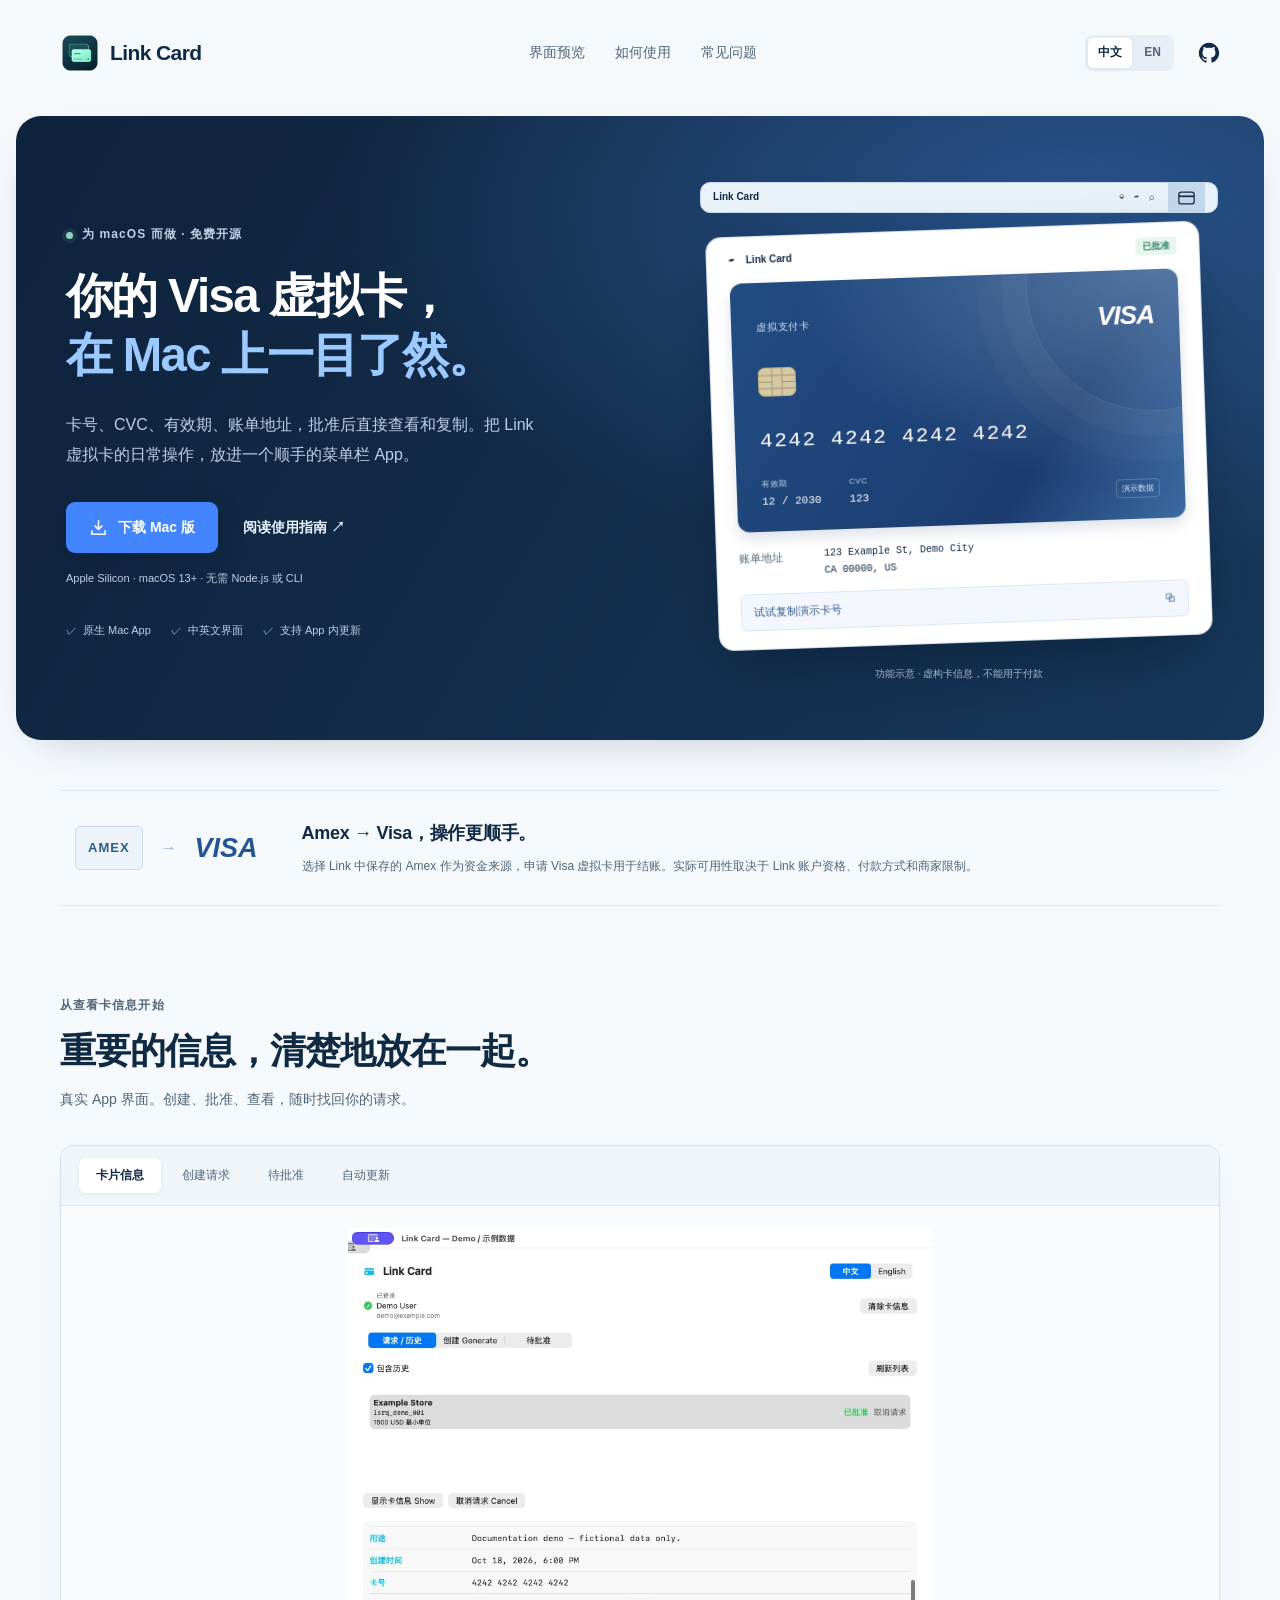
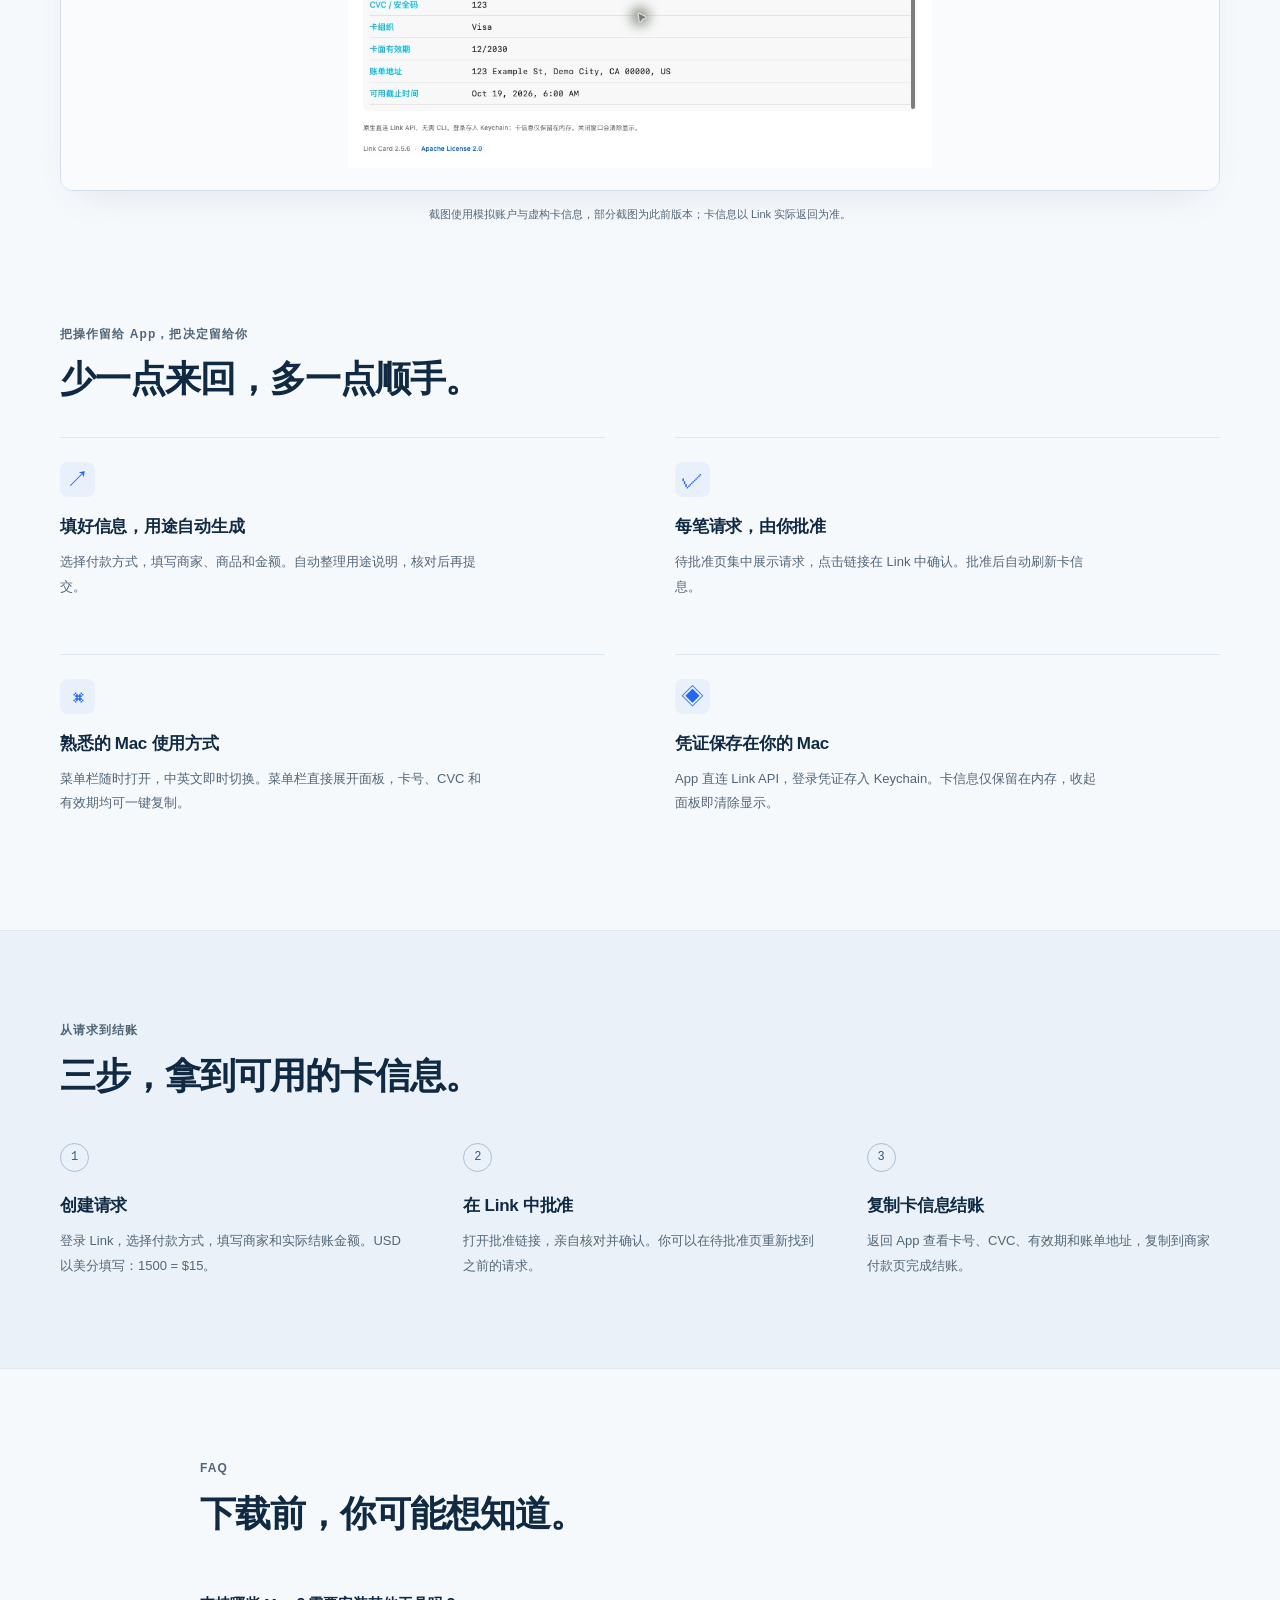
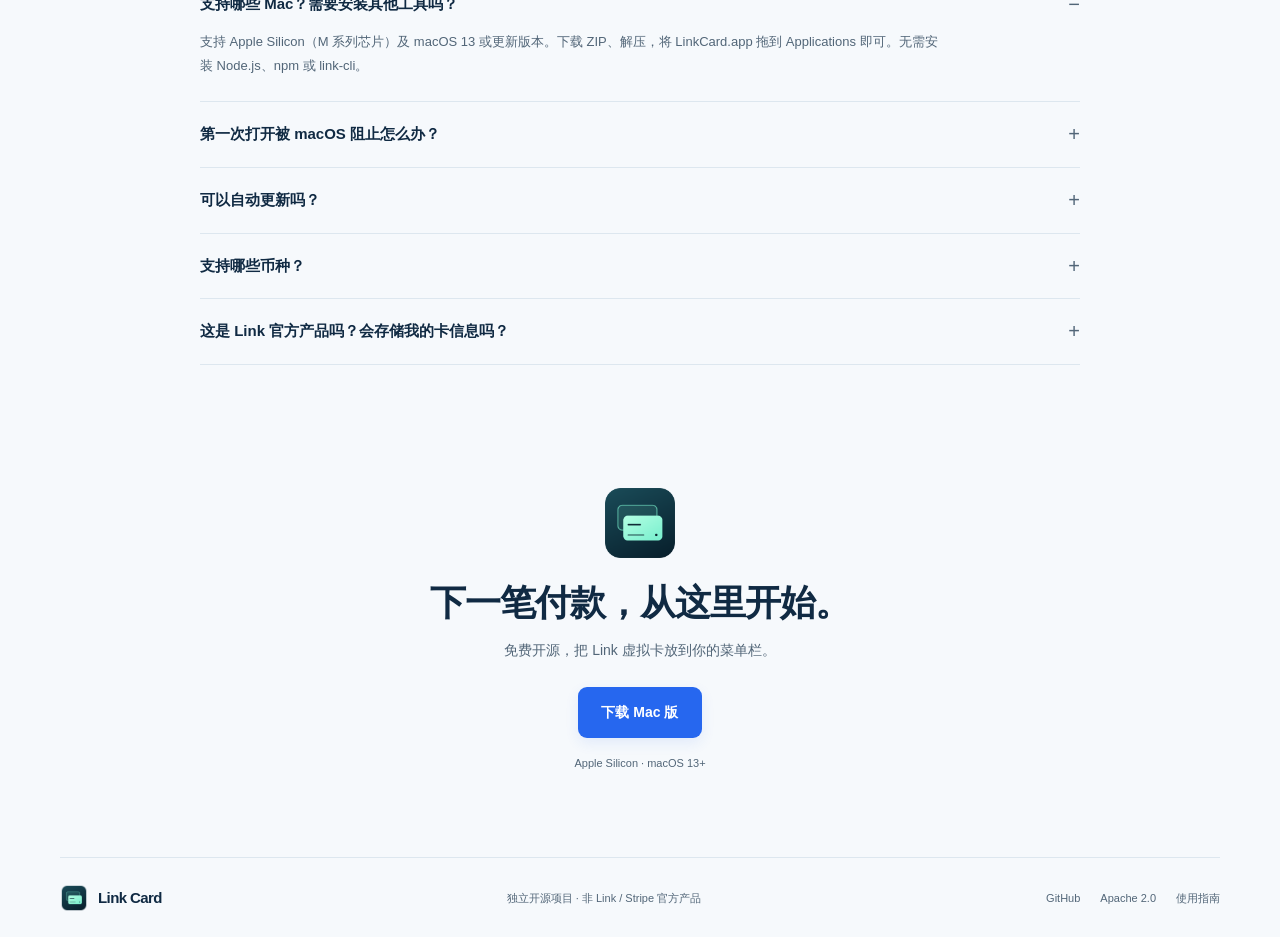
<file: docs/index.html>
<!doctype html>
<html lang="zh-CN">
<head>
<meta charset="utf-8"><meta name="viewport" content="width=device-width, initial-scale=1">
<title>Link Card — Visa virtual cards, at home on your Mac</title>
<meta name="description" content="Link Card 是免费开源的 macOS 菜单栏 App。创建 Link 付款请求，批准后查看 Visa 虚拟卡卡号、CVC、有效期和账单地址。">
<meta name="theme-color" content="#102a43">
<meta property="og:title" content="Link Card · Virtual cards, at home on your Mac">
<meta property="og:description" content="Create, approve, and view Link virtual cards from your Mac. Free and open source.">
<meta property="og:type" content="website"><meta property="og:url" content="https://papersboys.github.io/card-generator/">
<meta property="og:image" content="https://papersboys.github.io/card-generator/site/app-icon.png">
<link rel="canonical" href="https://papersboys.github.io/card-generator/">
<link rel="icon" type="image/png" href="site/app-icon.png"><link rel="stylesheet" href="site/style.css">
<script src="site/app.js" defer></script>
</head>
<body>
<a class="skip" href="#main" data-i18n="skip">跳到正文</a>
<header class="header wrap">
<a href="#" class="brand" aria-label="Link Card home"><img src="site/app-icon.png" width="40" height="40" alt=""><span>Link Card</span></a>
<nav aria-label="Main navigation"><a href="#preview" data-i18n="navPreview">界面预览</a><a href="#how" data-i18n="navHow">如何使用</a><a href="#faq" data-i18n="navFaq">常见问题</a></nav>
<div class="header-actions"><div class="language" role="group" aria-label="Language / 语言"><button type="button" data-lang="zh" aria-pressed="true">中文</button><button type="button" data-lang="en" aria-pressed="false">EN</button></div><a class="github" href="https://github.com/Papersboys/card-generator" aria-label="GitHub repository"><svg viewBox="0 0 24 24" width="22" height="22" aria-hidden="true"><path fill="currentColor" d="M12 .9a11.1 11.1 0 0 0-3.51 21.63c.55.1.76-.24.76-.54v-2.07c-3.1.67-3.75-1.32-3.75-1.32-.5-1.28-1.23-1.62-1.23-1.62-1.01-.69.08-.68.08-.68 1.12.08 1.7 1.15 1.7 1.15 1 1.7 2.6 1.21 3.24.92.1-.72.39-1.21.71-1.49-2.48-.28-5.09-1.24-5.09-5.52 0-1.22.44-2.22 1.15-3-.11-.28-.5-1.42.11-2.96 0 0 .94-.3 3.06 1.14A10.7 10.7 0 0 1 12 6.16c.94 0 1.88.13 2.76.38 2.12-1.44 3.05-1.14 3.05-1.14.61 1.54.23 2.68.12 2.96.71.78 1.14 1.78 1.14 3.01 0 4.29-2.61 5.23-5.1 5.51.4.35.75 1.03.75 2.07v3.04c0 .3.2.65.77.54A11.1 11.1 0 0 0 12 .9Z"/></svg></a></div>
</header>
<main id="main">
<section class="hero wrap">
<div class="hero-copy"><p class="eyebrow"><span class="status-dot"></span><span data-i18n="eyebrow">为 macOS 而做 · 免费开源</span></p>
<h1><span data-i18n="heroLine1">你的 Visa 虚拟卡，</span><br><span class="accent" data-i18n="heroLine2">在 Mac 上一目了然。</span></h1>
<p class="hero-description" data-i18n="heroDescription">卡号、CVC、有效期、账单地址，批准后直接查看和复制。把 Link 虚拟卡的日常操作，放进一个顺手的菜单栏 App。</p>
<div class="cta-row"><a class="button primary" href="https://github.com/Papersboys/card-generator/releases/latest/download/LinkCard-macos-arm64.zip"><svg viewBox="0 0 20 20" width="19" height="19" fill="none" stroke="currentColor" stroke-width="1.6" aria-hidden="true"><path d="M10 2v10m-4-4 4 4 4-4M3 13v4h14v-4"/></svg><span data-i18n="download">下载 Mac 版</span></a><a class="text-link guide-link" href="guide.html"><span data-i18n="guide">阅读使用指南</span><span aria-hidden="true"> ↗</span></a></div>
<p class="requirements" data-i18n="requirements">Apple Silicon · macOS 13+ · 无需 Node.js 或 CLI</p>
<div class="hero-meta"><span data-i18n="metaNative">原生 Mac App</span><span data-i18n="metaLanguage">中英文界面</span><span data-i18n="metaUpdate">支持 App 内更新</span></div>
</div>
<div class="hero-visual">
<div class="menu-strip"><span class="menu-app">Link Card</span><span class="menu-icons" aria-hidden="true">◒　▰　⌕</span><span class="menu-selected"><svg width="17" height="14" viewBox="0 0 20 16" fill="none" aria-hidden="true"><rect x="1" y="1" width="18" height="14" rx="3" stroke="currentColor" stroke-width="1.5"/><path d="M1 6h18" stroke="currentColor" stroke-width="2"/></svg></span></div>
<div class="card-window"><div class="window-top"><span aria-hidden="true">▰</span><span>Link Card</span><span class="approved" data-i18n="approved">已批准</span></div>
<div class="visa-card"><div class="card-top"><span class="virtual-label" data-i18n="virtualCard">虚拟支付卡</span><strong class="visa-word">VISA</strong></div><svg width="38" height="29" viewBox="0 0 38 29" aria-hidden="true" class="chip"><rect x=".5" y=".5" width="37" height="28" rx="6" fill="#e8d8ab" stroke="#cdb77d"/><path d="M14 0v8H0m38 0H24V0M14 29v-8H0m38 0H24v8M14 8h10v13H14zM0 14.5h14m10 0h14" fill="none" stroke="#b9a16a"/></svg>
<div class="card-number">4242 4242 4242 4242</div><div class="card-bottom"><div><span data-i18n="expires">有效期</span><strong>12 / 2030</strong></div><div><span>CVC</span><strong>123</strong></div><span class="demo-pill" data-i18n="demo">演示数据</span></div></div>
<div class="address"><span data-i18n="billing">账单地址</span><p>123 Example St, Demo City<br>CA 00000, US</p></div><button type="button" class="copy-demo" id="copy-demo"><span data-i18n="copyDemo">试试复制演示卡号</span><span aria-hidden="true">⧉</span></button>
</div><p class="visual-caption" data-i18n="visualCaption">功能示意 · 虚构卡信息，不能用于付款</p>
</div>
</section>
<section class="funding wrap" aria-labelledby="funding-title"><div class="funding-path" aria-hidden="true"><span class="amex">AMEX</span><span class="path-line">→</span><span class="visa-small">VISA</span></div><div><h2 id="funding-title" data-i18n="fundingTitle">Amex → Visa，操作更顺手。</h2><p data-i18n="fundingDescription">选择 Link 中保存的 Amex 作为资金来源，申请 Visa 虚拟卡用于结账。实际可用性取决于 Link 账户资格、付款方式和商家限制。</p></div></section>
<section class="section wrap" id="preview"><div class="section-heading"><p class="eyebrow" data-i18n="previewEyebrow">从查看卡信息开始</p><h2 data-i18n="previewTitle">重要的信息，清楚地放在一起。</h2><p data-i18n="previewDescription">真实 App 界面。创建、批准、查看，随时找回你的请求。</p></div>
<div class="screenshot-shell"><div class="tabs" role="tablist" aria-label="App screenshots"><button role="tab" id="tab-card" aria-controls="screenshot-panel" aria-selected="true" data-shot="card" data-i18n="tabCard">卡片信息</button><button role="tab" id="tab-create" aria-controls="screenshot-panel" aria-selected="false" tabindex="-1" data-shot="create" data-i18n="tabCreate">创建请求</button><button role="tab" id="tab-approve" aria-controls="screenshot-panel" aria-selected="false" tabindex="-1" data-shot="approve" data-i18n="tabApprove">待批准</button><button role="tab" id="tab-update" aria-controls="screenshot-panel" aria-selected="false" tabindex="-1" data-shot="update" data-i18n="tabUpdate">自动更新</button></div><div role="tabpanel" id="screenshot-panel" aria-labelledby="tab-card" tabindex="0"><img id="app-screenshot" src="images/card-details-zh.jpg" alt="虚构 Visa 卡详情：卡号、CVC、有效期及账单地址" width="920" height="852" loading="lazy"></div></div>
<p class="screenshot-note" data-i18n="screenshotNote">截图使用模拟账户与虚构卡信息，部分截图为此前版本；卡信息以 Link 实际返回为准。</p></section>
<section class="features section wrap"><div class="section-heading"><p class="eyebrow" data-i18n="featuresEyebrow">把操作留给 App，把决定留给你</p><h2 data-i18n="featuresTitle">少一点来回，多一点顺手。</h2></div><div class="feature-grid">
<article><span class="feature-symbol" aria-hidden="true">↗</span><h3 data-i18n="feature1Title">填好信息，用途自动生成</h3><p data-i18n="feature1Description">选择付款方式，填写商家、商品和金额。自动整理用途说明，核对后再提交。</p></article>
<article><span class="feature-symbol" aria-hidden="true">✓</span><h3 data-i18n="feature2Title">每笔请求，由你批准</h3><p data-i18n="feature2Description">待批准页集中展示请求，点击链接在 Link 中确认。批准后自动刷新卡信息。</p></article>
<article><span class="feature-symbol" aria-hidden="true">⌘</span><h3 data-i18n="feature3Title">熟悉的 Mac 使用方式</h3><p data-i18n="feature3Description">菜单栏随时打开，中英文即时切换。菜单栏直接展开面板，卡号、CVC 和有效期均可一键复制。</p></article>
<article><span class="feature-symbol" aria-hidden="true">◈</span><h3 data-i18n="feature4Title">凭证保存在你的 Mac</h3><p data-i18n="feature4Description">App 直连 Link API，登录凭证存入 Keychain。卡信息仅保留在内存，收起面板即清除显示。</p></article>
</div></section>
<section class="how-section" id="how"><div class="wrap section"><div class="section-heading"><p class="eyebrow" data-i18n="howEyebrow">从请求到结账</p><h2 data-i18n="howTitle">三步，拿到可用的卡信息。</h2></div><ol class="steps"><li><span class="step-index">1</span><h3 data-i18n="step1Title">创建请求</h3><p data-i18n="step1Description">登录 Link，选择付款方式，填写商家和实际结账金额。USD 以美分填写：1500 = $15。</p></li><li><span class="step-index">2</span><h3 data-i18n="step2Title">在 Link 中批准</h3><p data-i18n="step2Description">打开批准链接，亲自核对并确认。你可以在待批准页重新找到之前的请求。</p></li><li><span class="step-index">3</span><h3 data-i18n="step3Title">复制卡信息结账</h3><p data-i18n="step3Description">返回 App 查看卡号、CVC、有效期和账单地址，复制到商家付款页完成结账。</p></li></ol></div></section>
<section class="faq section wrap" id="faq"><div class="section-heading"><p class="eyebrow">FAQ</p><h2 data-i18n="faqTitle">下载前，你可能想知道。</h2></div>
<details open><summary data-i18n="faq1Q">支持哪些 Mac？需要安装其他工具吗？</summary><p data-i18n="faq1A">支持 Apple Silicon（M 系列芯片）及 macOS 13 或更新版本。下载 ZIP、解压，将 LinkCard.app 拖到 Applications 即可。无需安装 Node.js、npm 或 link-cli。</p></details>
<details><summary data-i18n="faq2Q">第一次打开被 macOS 阻止怎么办？</summary><p data-i18n="faq2A">当前版本使用 ad-hoc 签名，尚未经过 Apple 公证。确认从本项目的 GitHub Release 下载后，尝试打开，再到系统设置 → 隐私与安全性，选择“仍要打开”。</p></details>
<details><summary data-i18n="faq3Q">可以自动更新吗？</summary><p data-i18n="faq3A">v2.6.0 起默认每天检查新版，也可在 App 内手动检查。确认后下载、安装并重启；更新清单和安装包都会校验签名。旧版本需要先手动升级一次。</p></details>
<details><summary data-i18n="faq4Q">支持哪些币种？</summary><p data-i18n="faq4A">默认 USD，金额以美分填写，最低 50（$0.50）。其他币种使用三位代码及各自最小单位。Link 未公开完整清单，实际支持情况以 API 返回为准；App 不进行汇率换算。</p></details>
<details><summary data-i18n="faq5Q">这是 Link 官方产品吗？会存储我的卡信息吗？</summary><p data-i18n="faq5A">这是独立开源项目，与 Link 或 Stripe 无隶属关系。App 不经过开发者服务器，登录凭证保存在本机 Keychain，卡信息仅在内存中显示。你可以随时退出登录，清除本 App 的凭证。</p></details>
</section>
<section class="bottom-cta wrap"><img src="site/app-icon.png" width="80" height="80" alt="" loading="lazy"><h2 data-i18n="bottomTitle">下一笔付款，从这里开始。</h2><p data-i18n="bottomDescription">免费开源，把 Link 虚拟卡放到你的菜单栏。</p><a class="button primary" href="https://github.com/Papersboys/card-generator/releases/latest/download/LinkCard-macos-arm64.zip" data-i18n="download">下载 Mac 版</a><span class="requirements" data-i18n="bottomRequirements">Apple Silicon · macOS 13+</span></section>
</main>
<footer class="footer wrap"><a href="#" class="brand"><img src="site/app-icon.png" width="28" height="28" alt=""><span>Link Card</span></a><p data-i18n="footerNote">独立开源项目 · 非 Link / Stripe 官方产品</p><div><a href="https://github.com/Papersboys/card-generator">GitHub</a><a href="https://github.com/Papersboys/card-generator/blob/main/LICENSE">Apache 2.0</a><a class="guide-link" href="guide.html" data-i18n="guideShort">使用指南</a></div></footer>
<div id="toast" class="toast" role="status" aria-live="polite"></div>
</body></html>
</file>
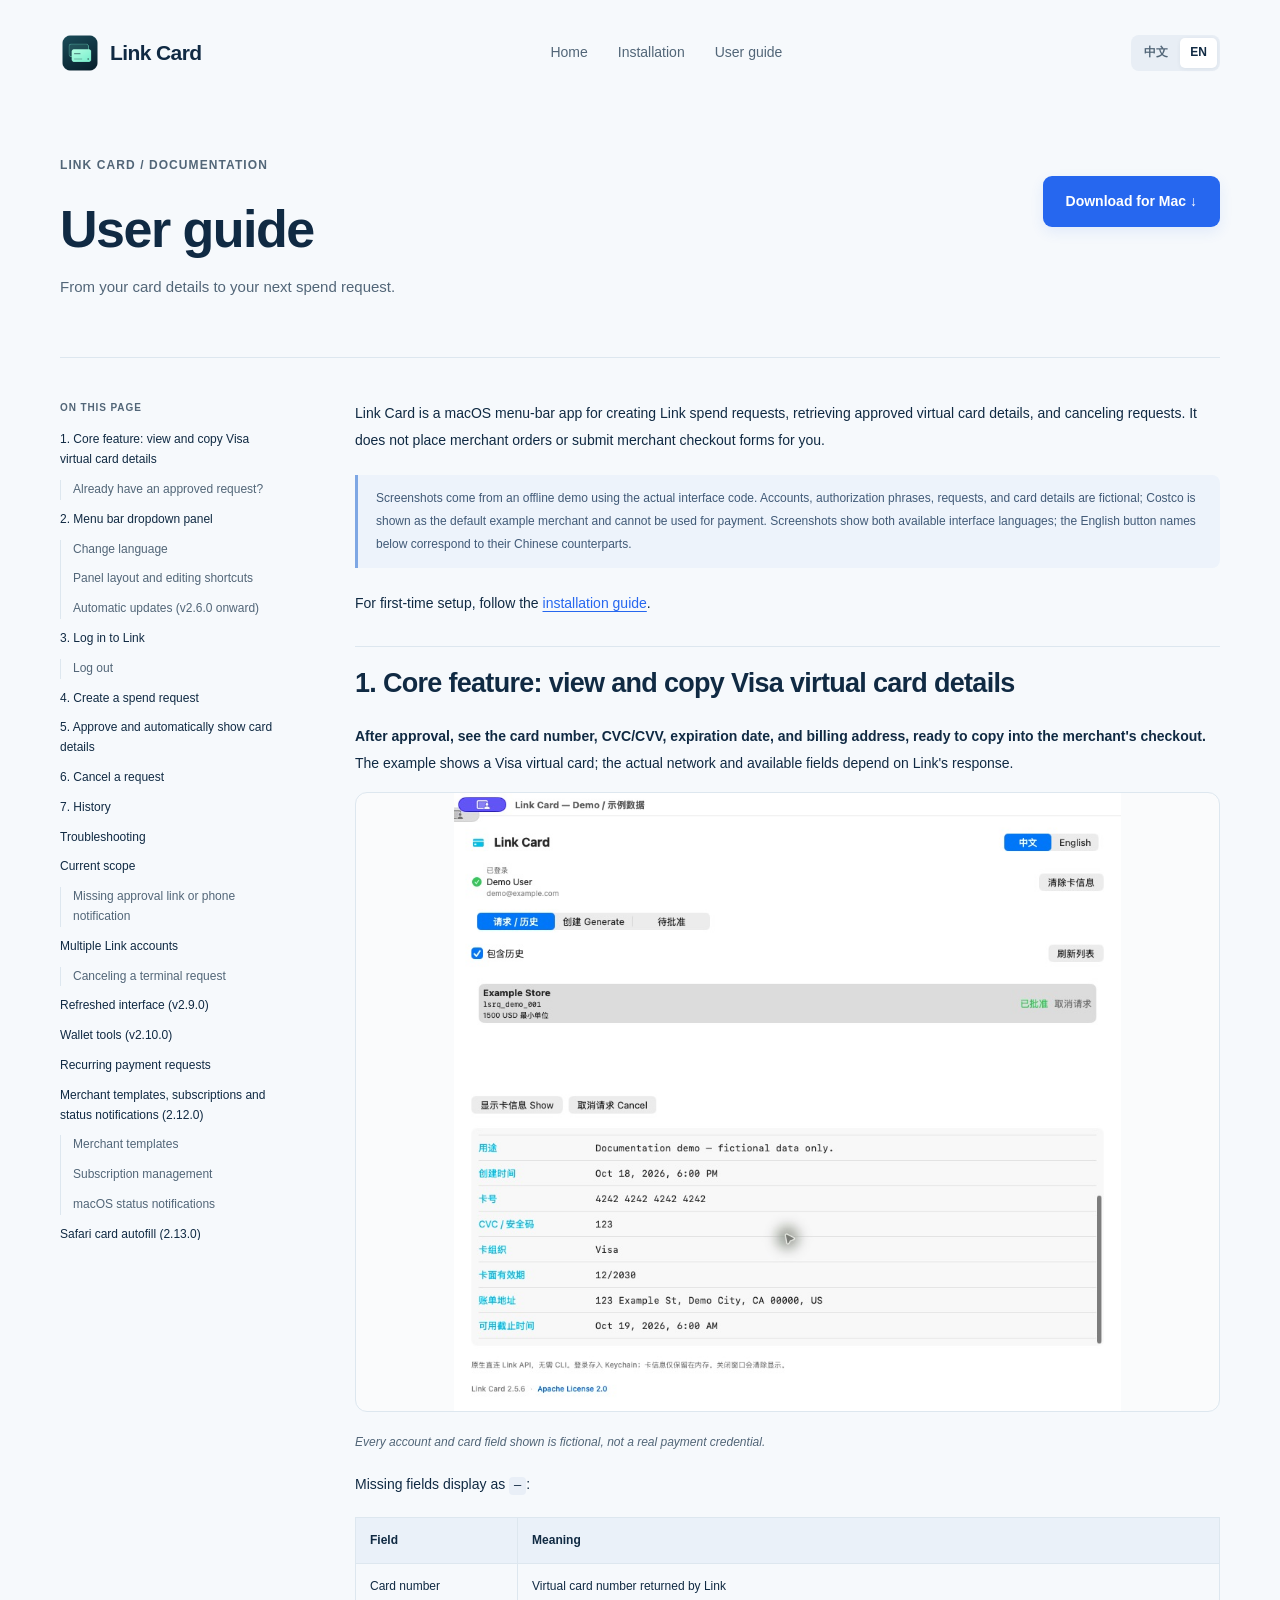
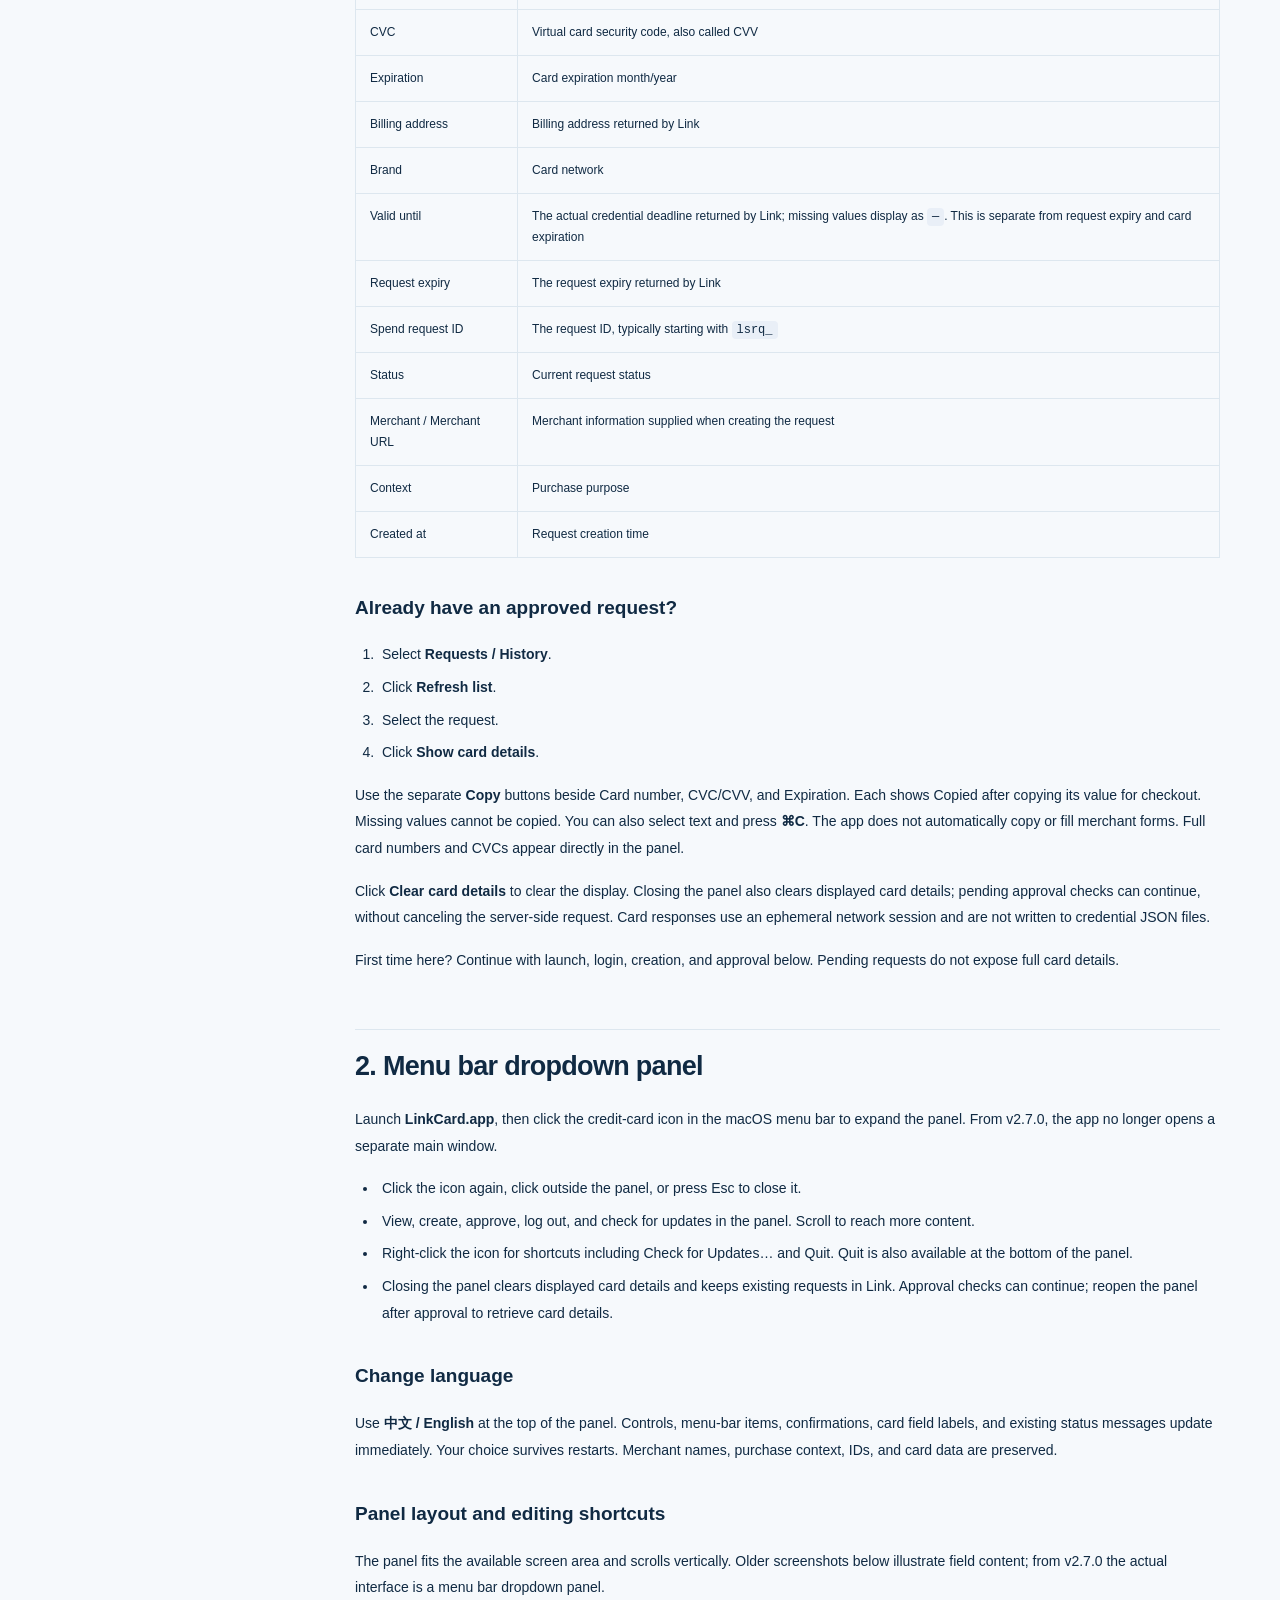
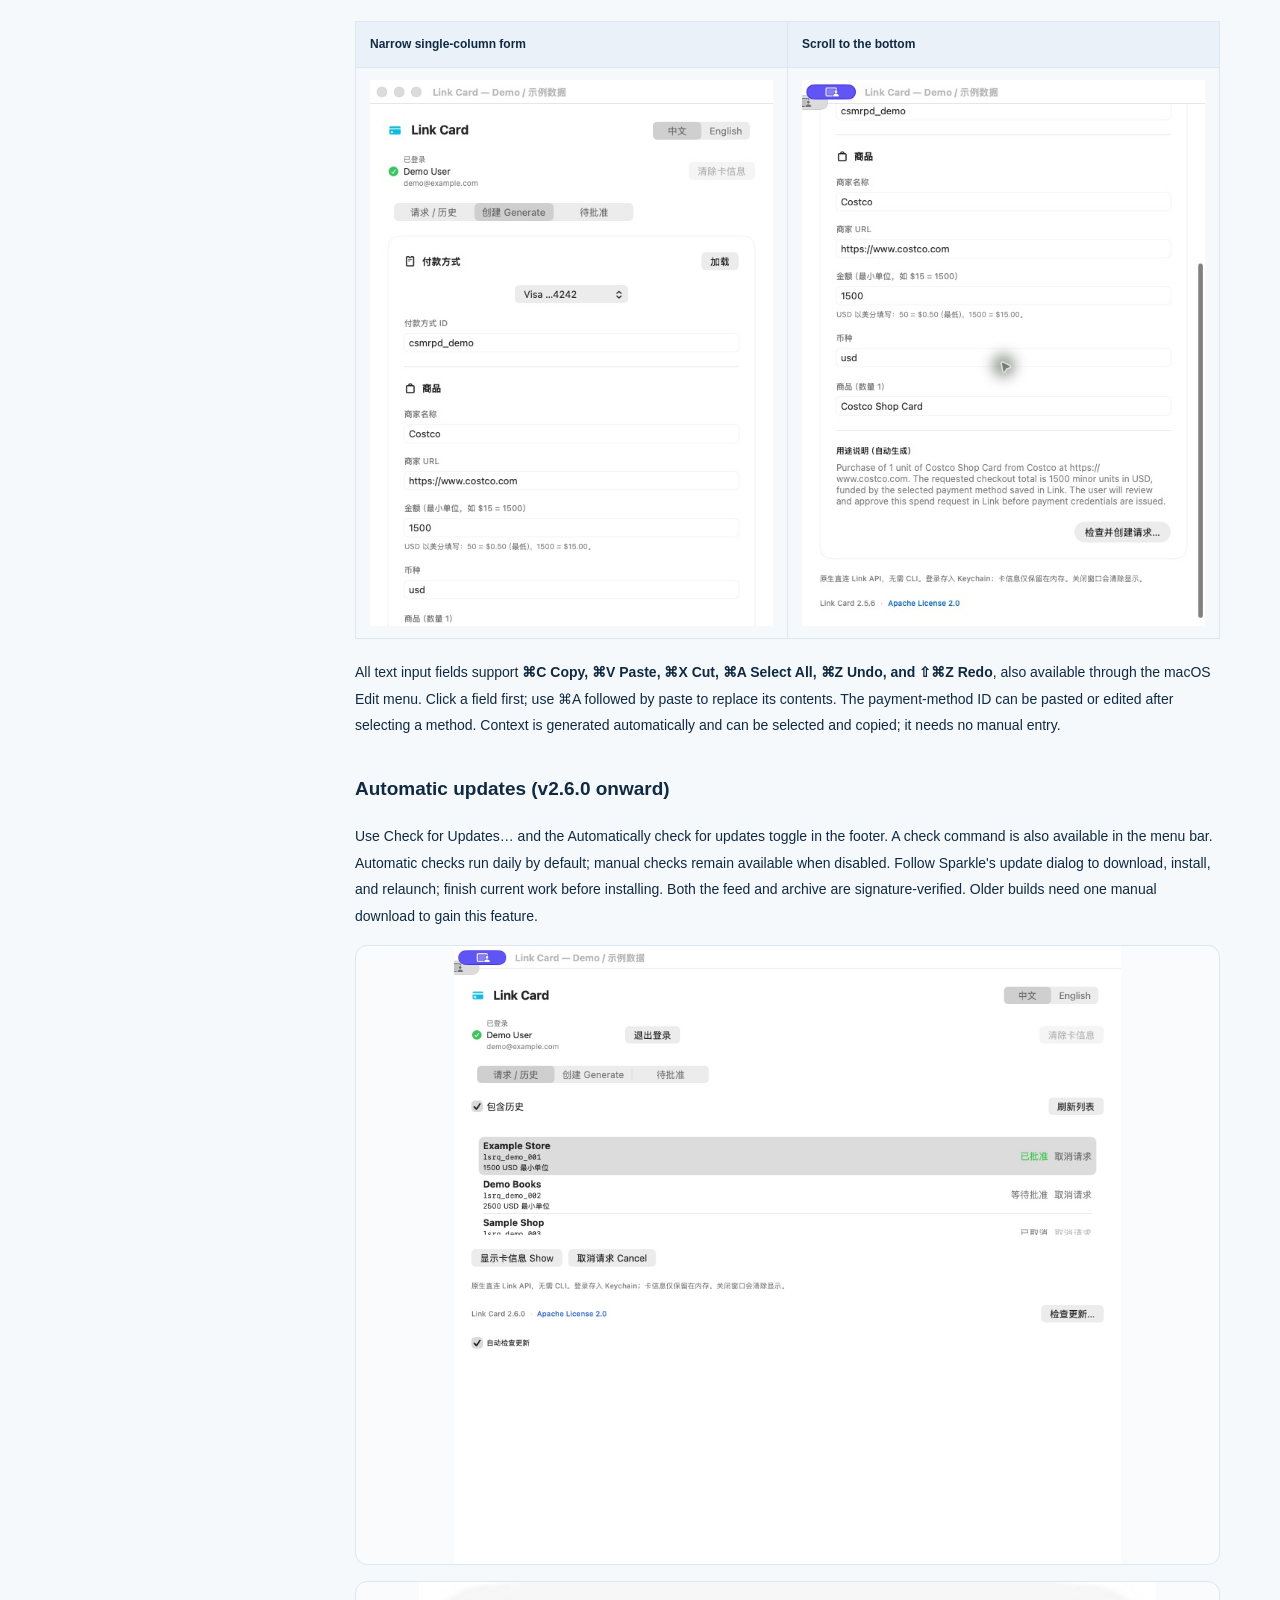
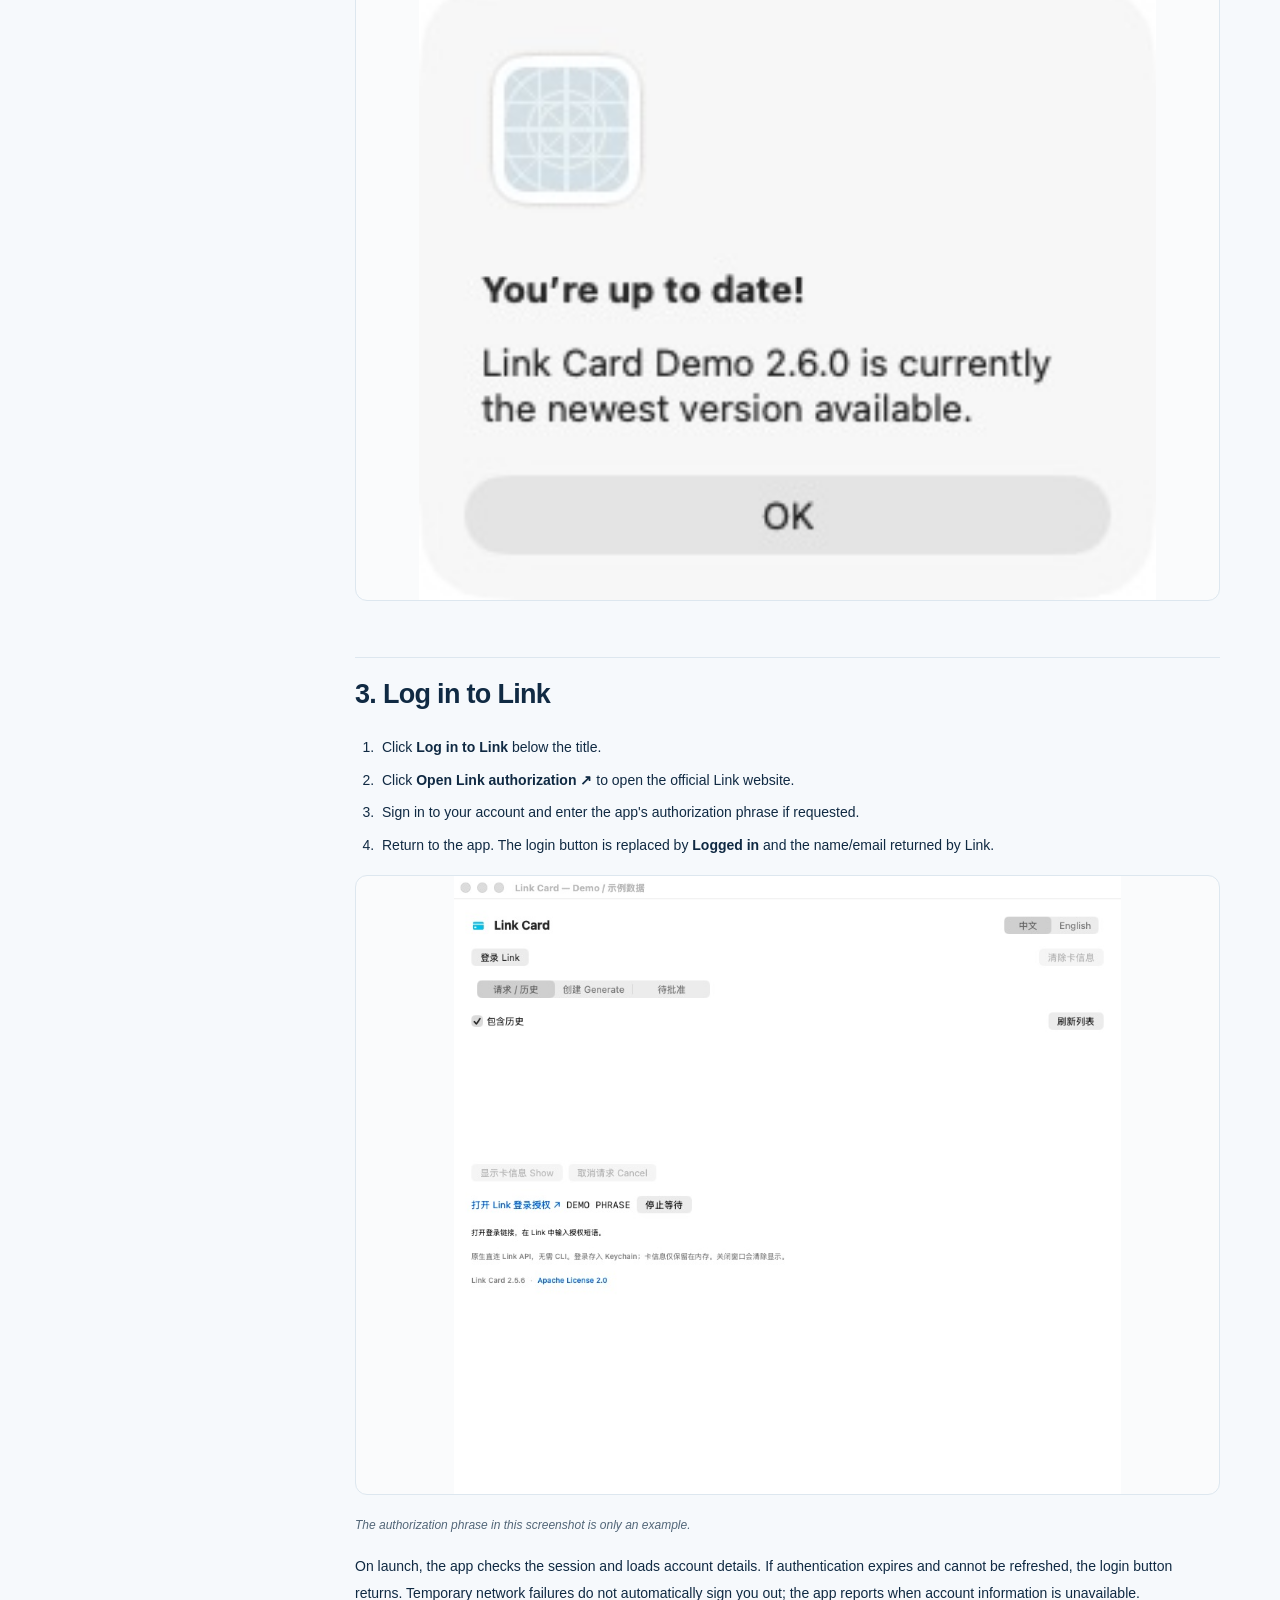
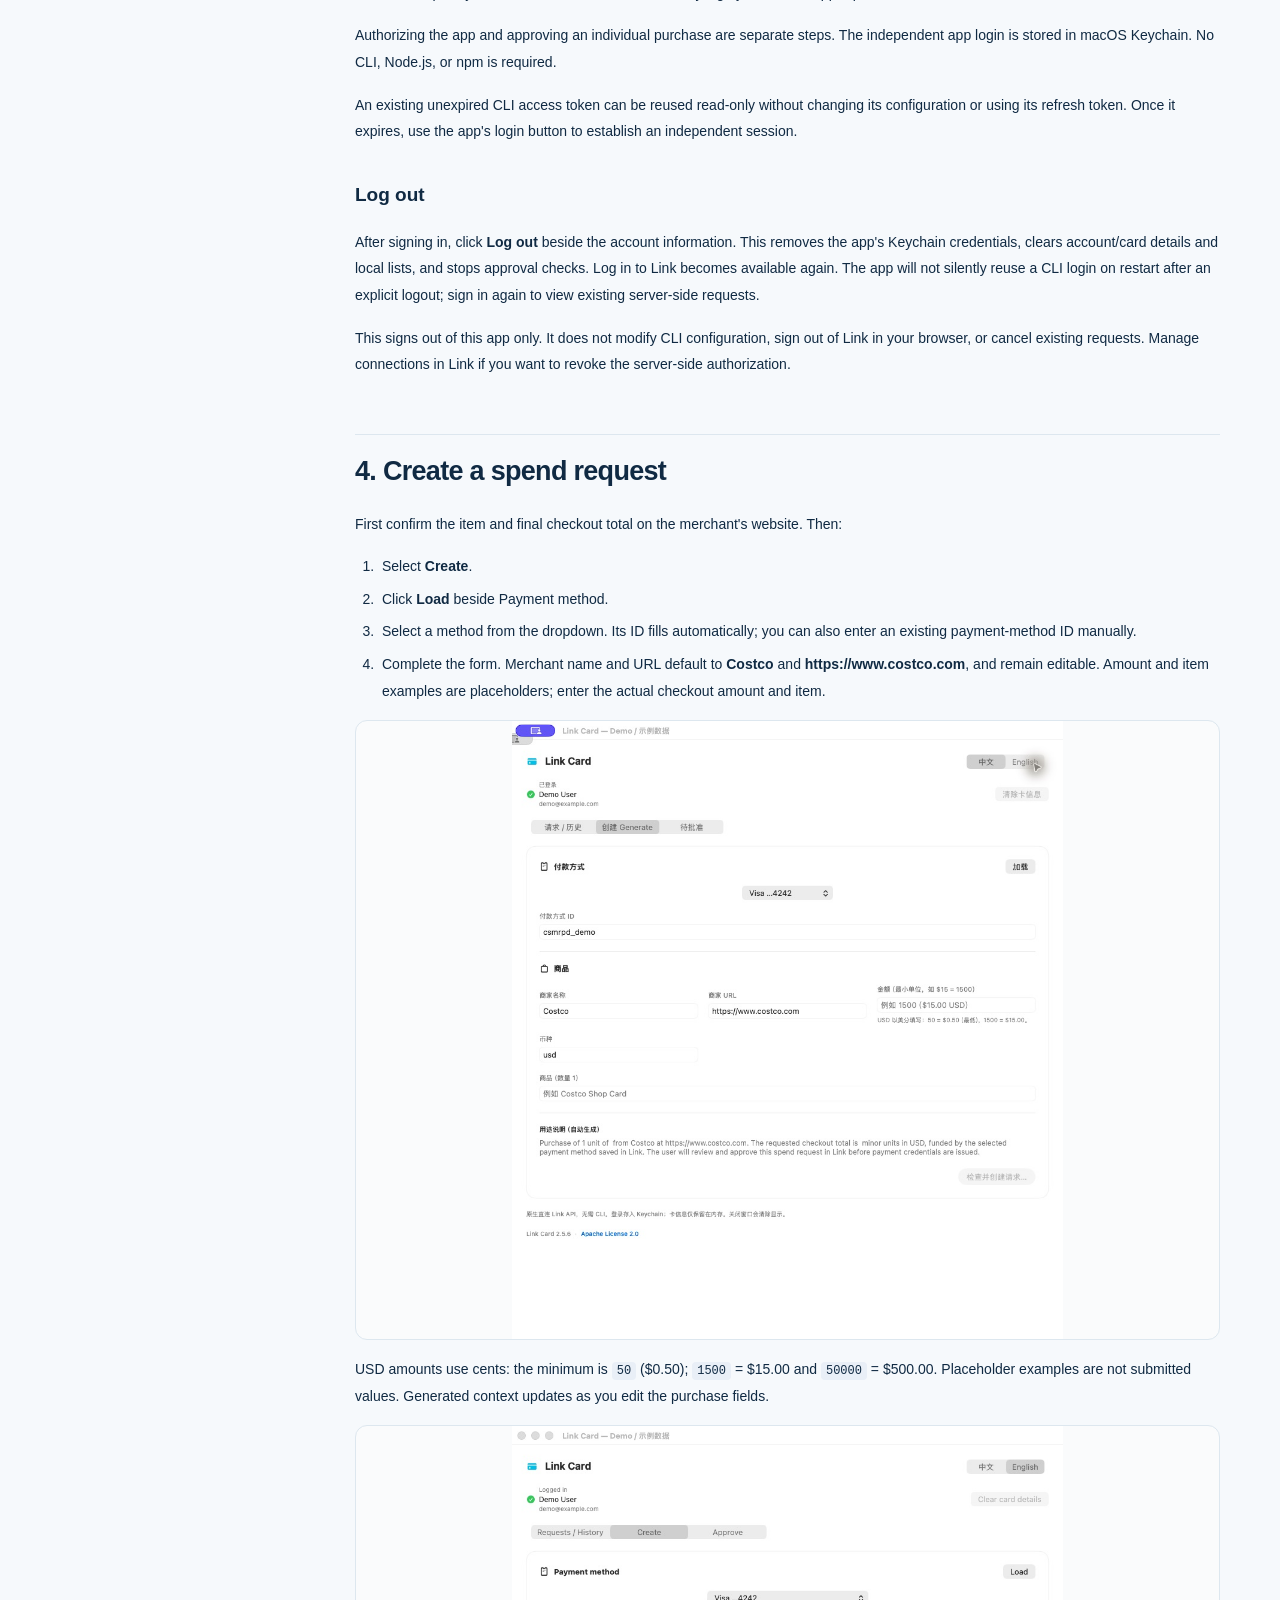
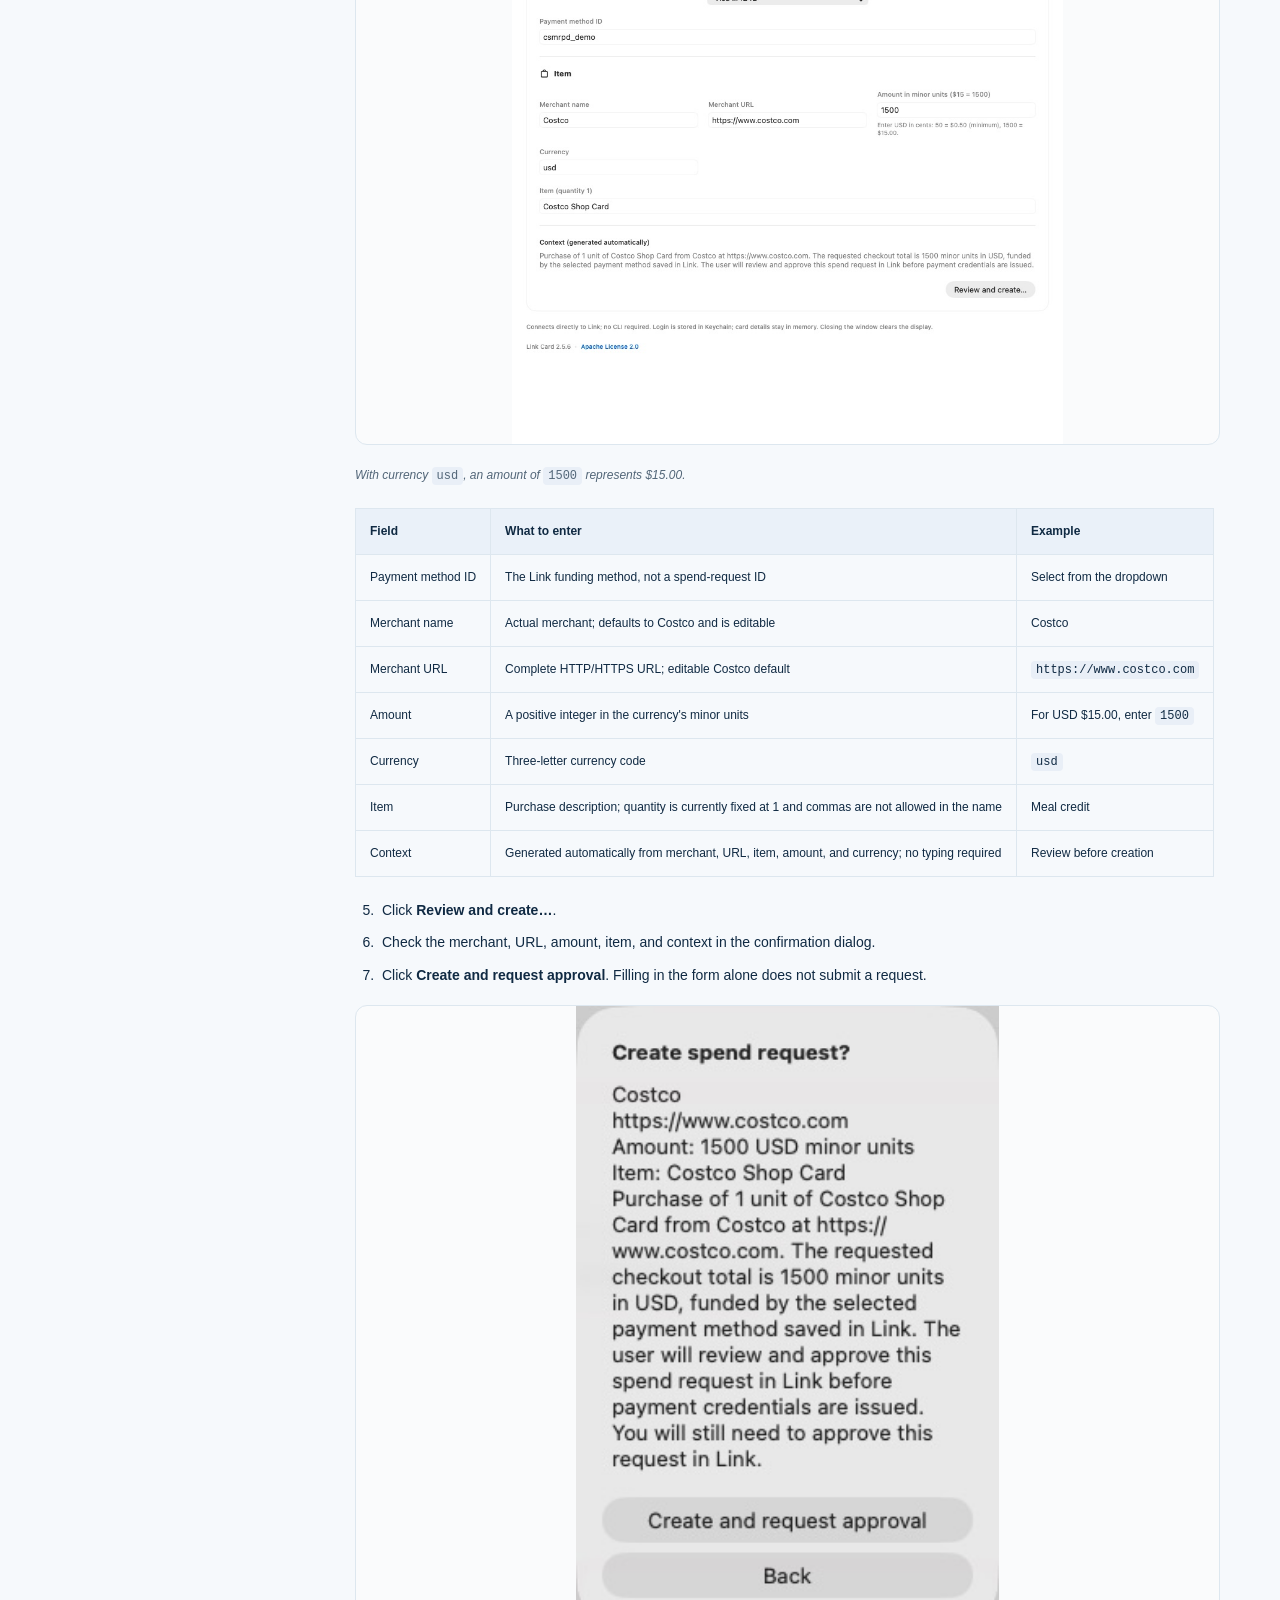
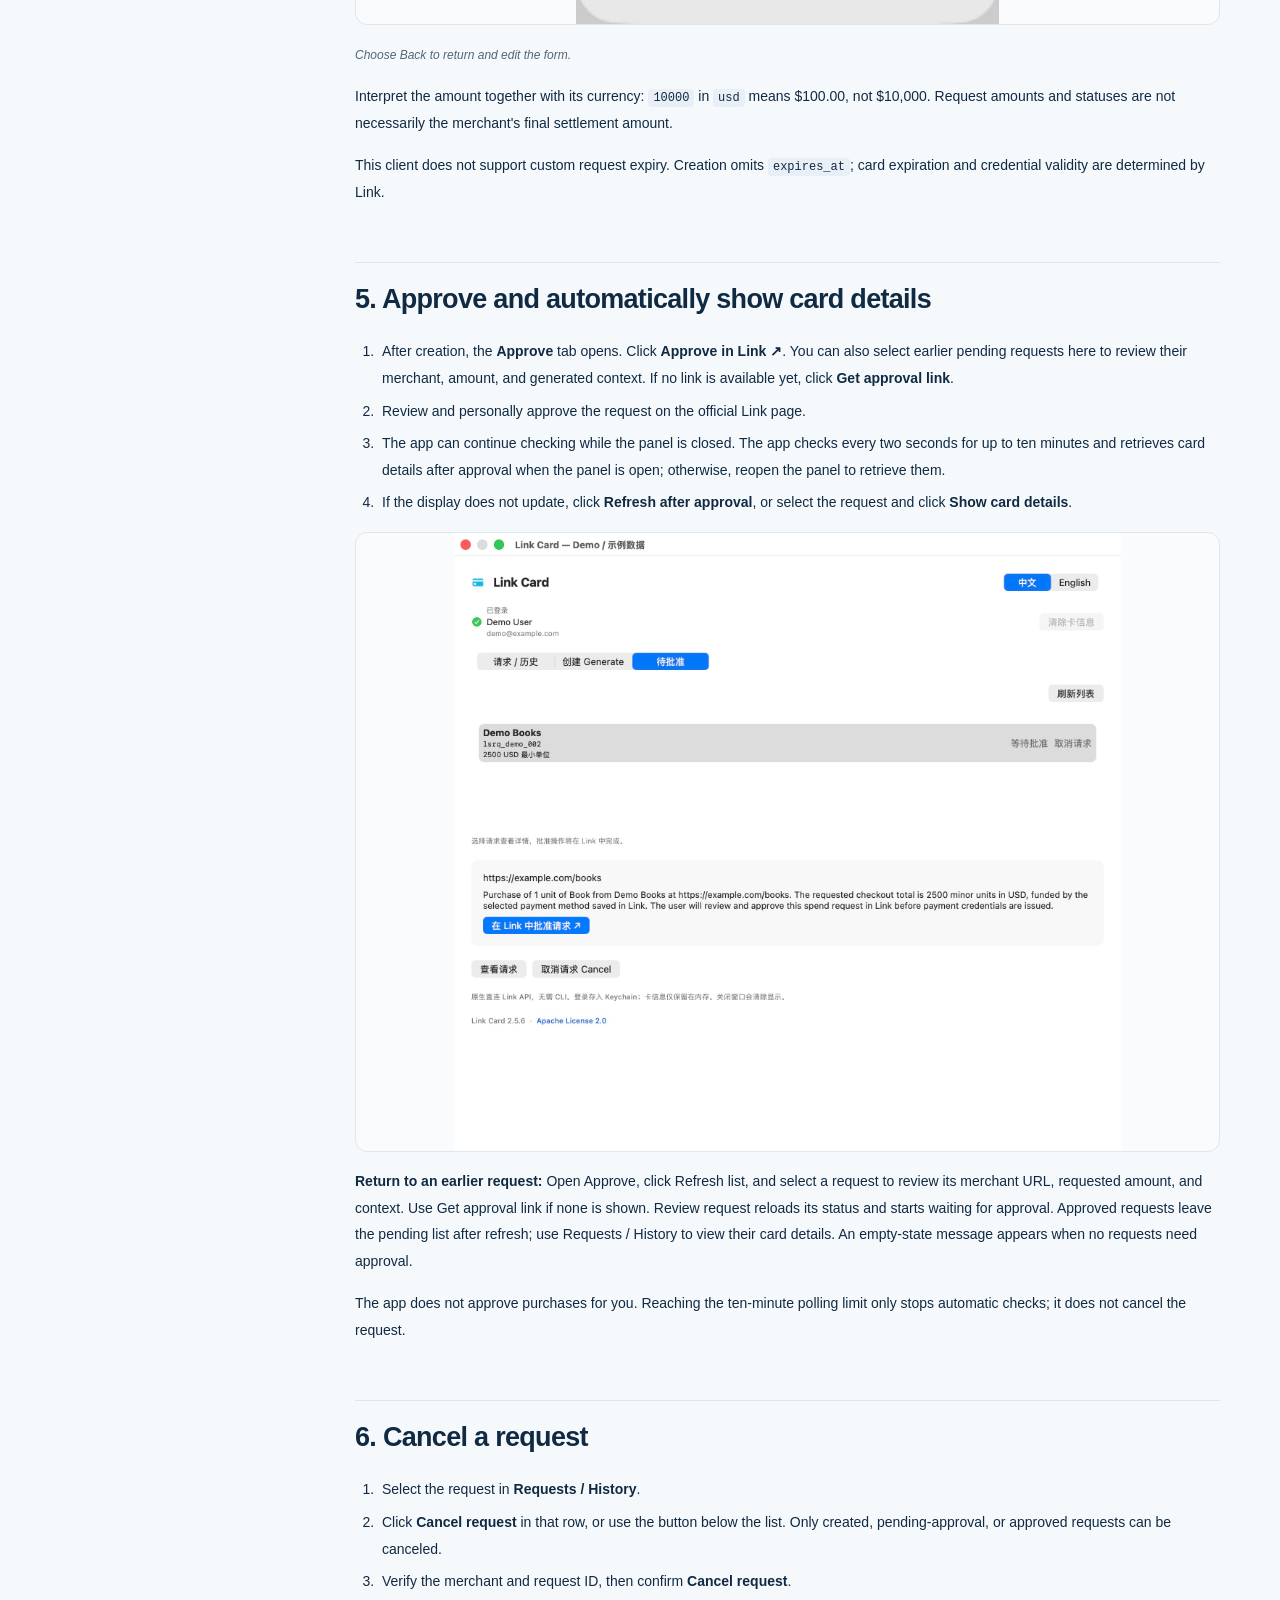
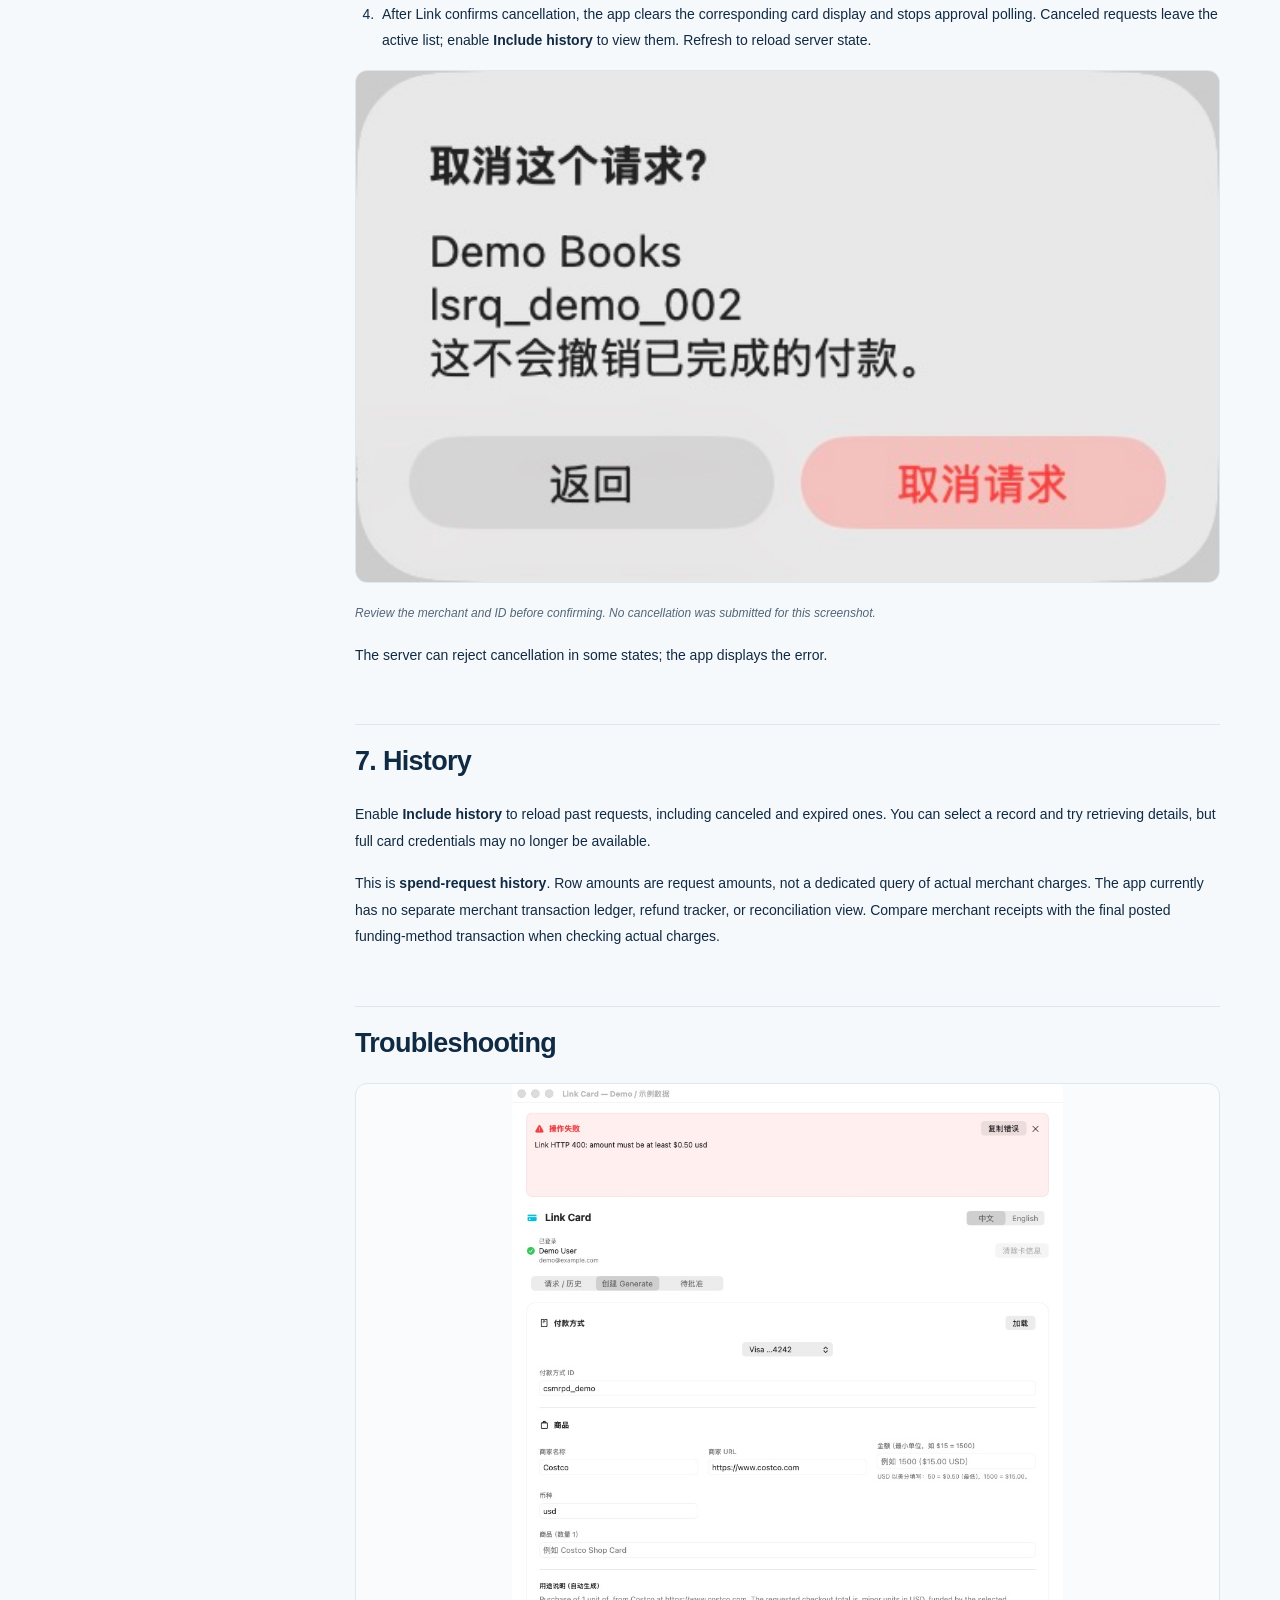
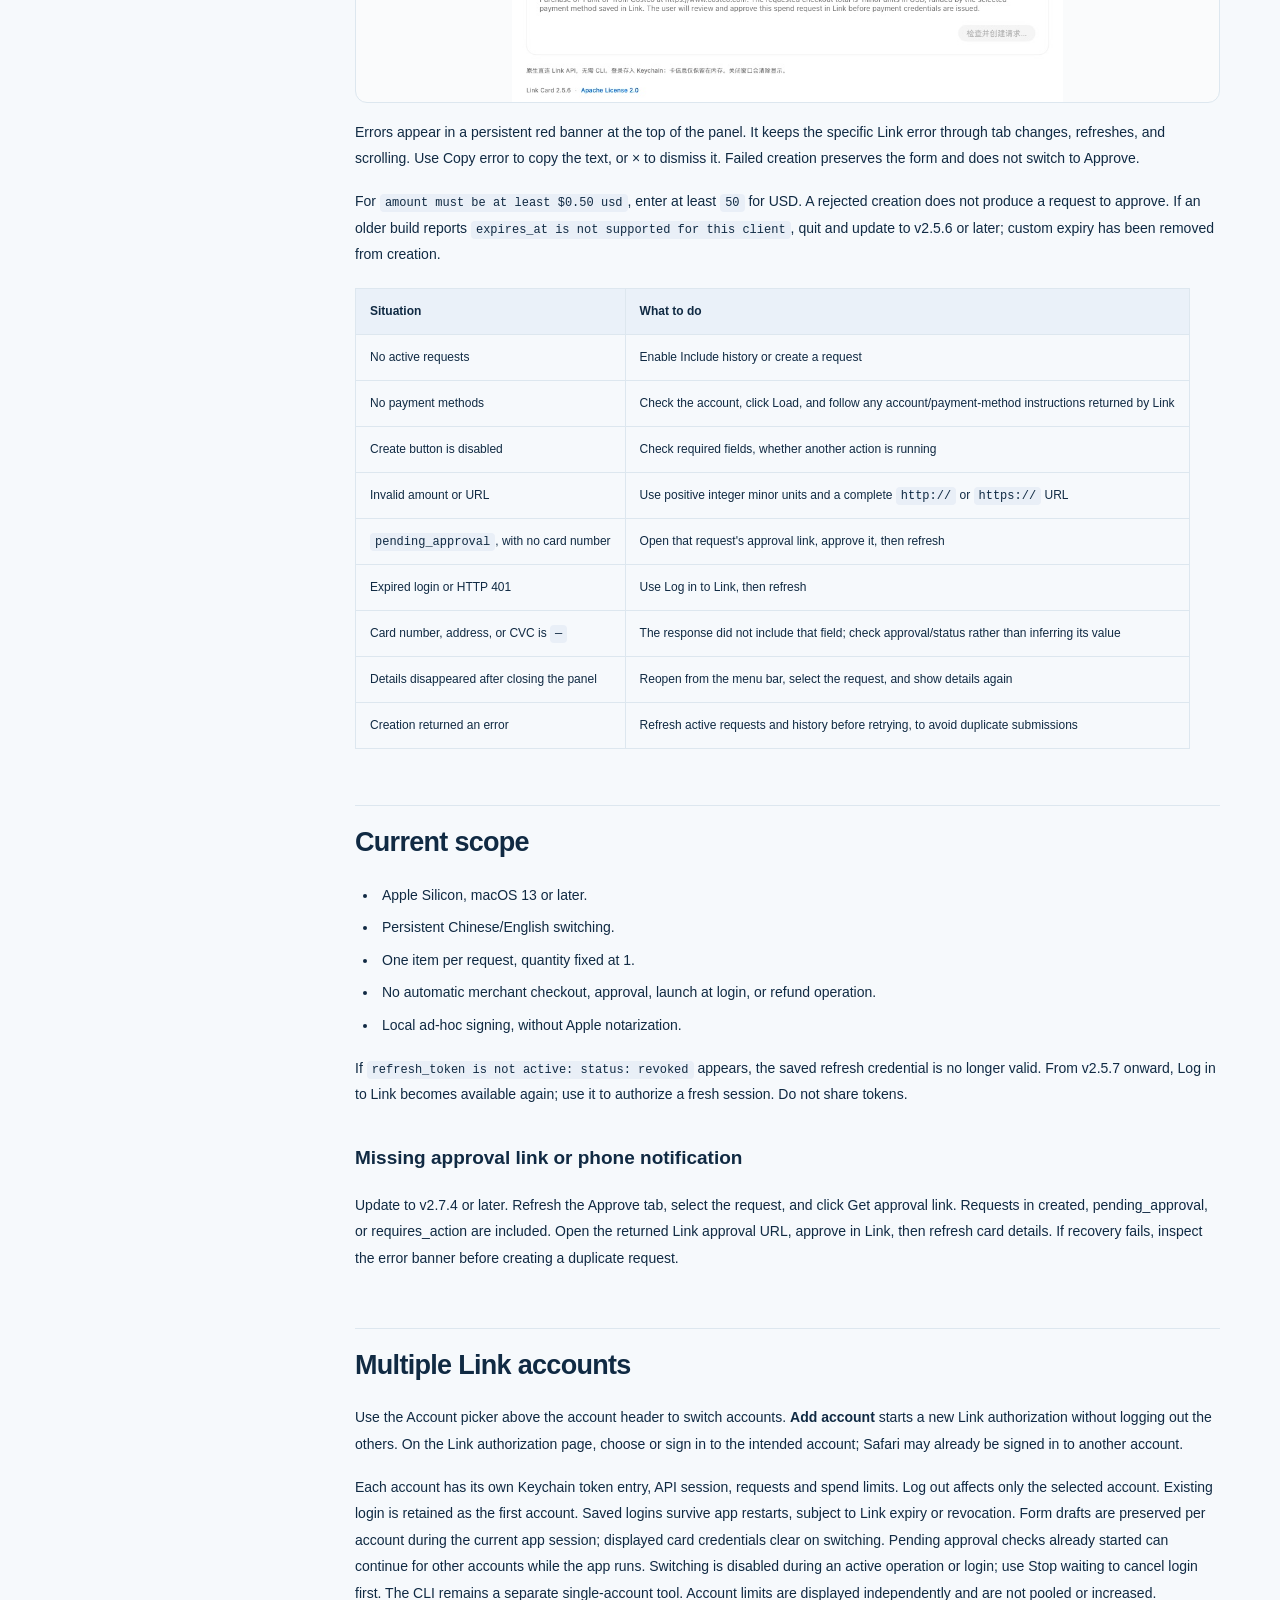
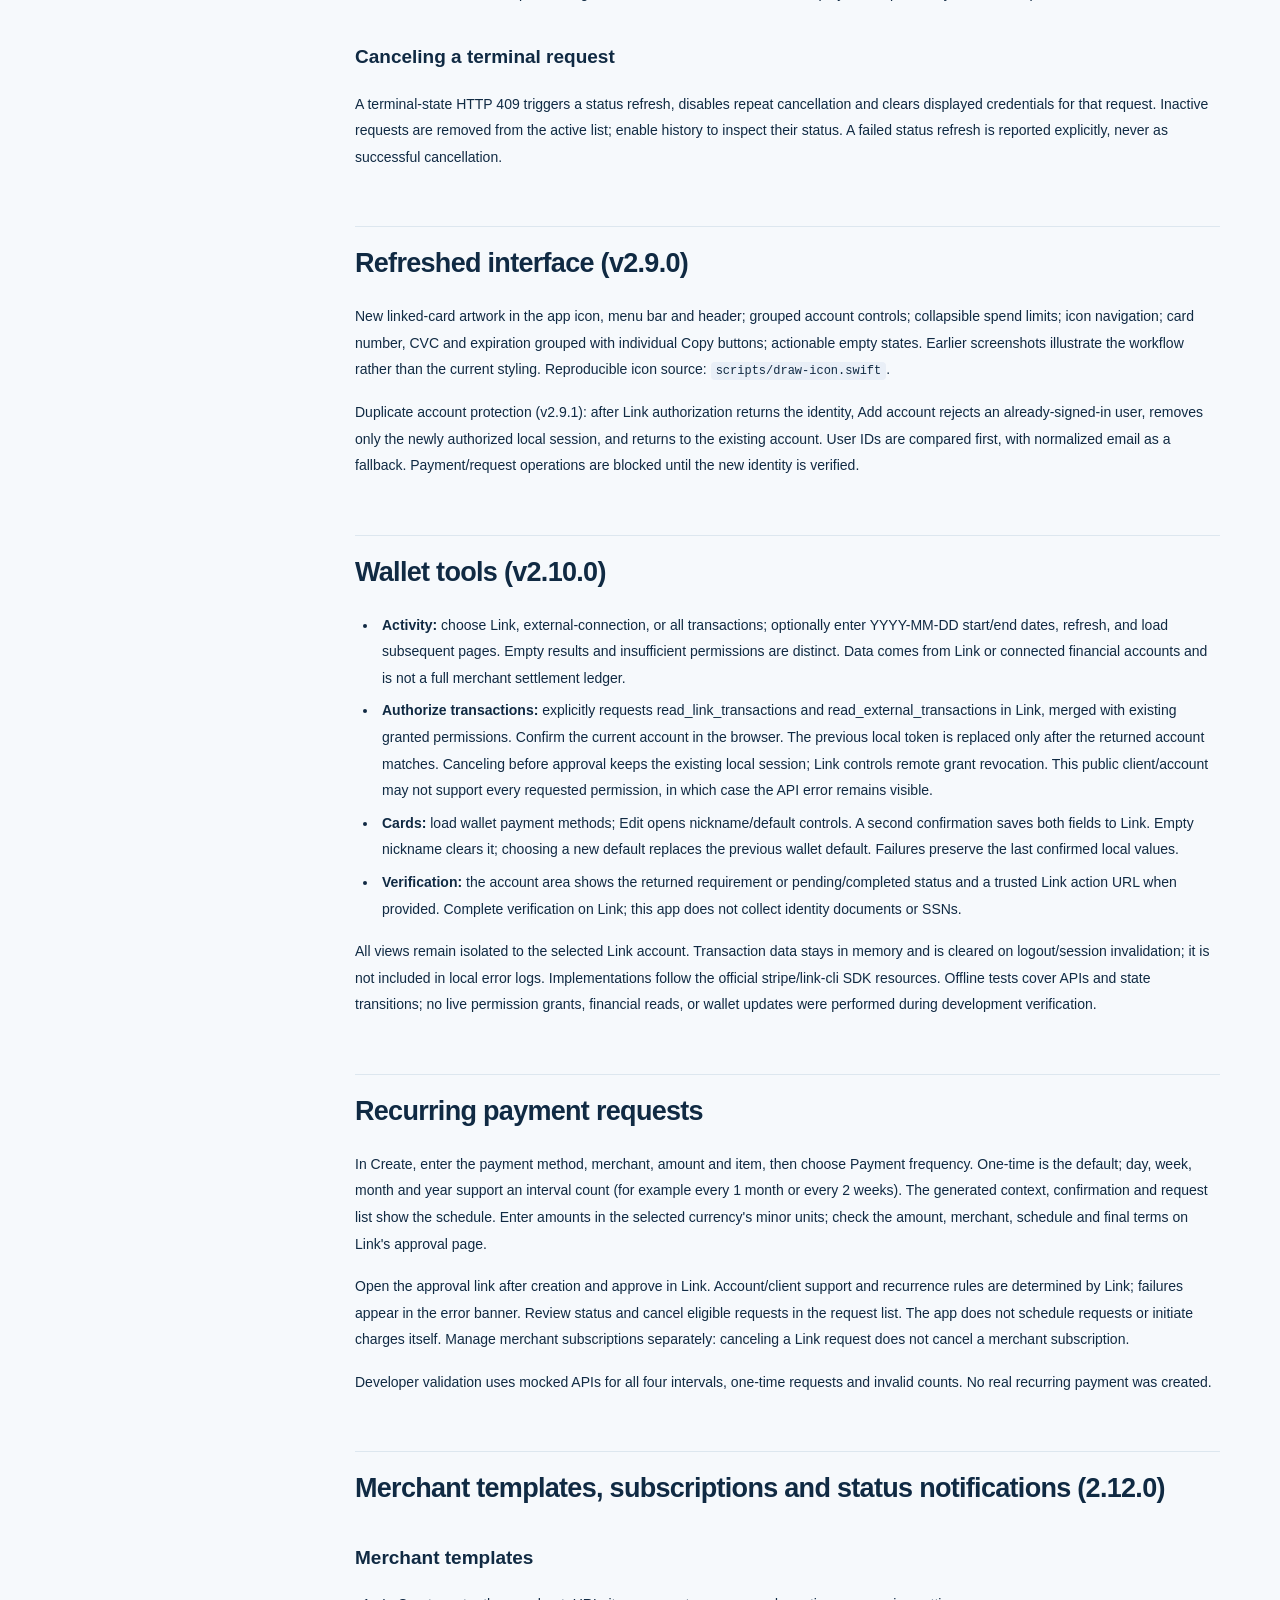
<file: docs/guide.en.html>
<!doctype html>
<html lang="en"><head><meta charset="utf-8"><meta name="viewport" content="width=device-width,initial-scale=1"><title>User guide · Link Card</title>
<meta name="description" content="Install Link Card, view Visa virtual card details, and create and approve requests.">
<link rel="icon" type="image/png" href="site/app-icon.png"><link rel="stylesheet" href="site/style.css"><link rel="stylesheet" href="site/guide.css"></head>
<body class="guide-page"><a class="skip" href="#article">Skip to content</a>
<header class="header wrap"><a class="brand" href="index.html?lang=en"><img src="site/app-icon.png" width="40" height="40" alt=""><span>Link Card</span></a>
<nav aria-label="Navigation"><a href="index.html?lang=en">Home</a><a href="install.en.html">Installation</a><a href="guide.en.html">User guide</a></nav>
<div class="header-actions"><div class="language"><a href="guide.html" >中文</a><a href="guide.en.html" aria-current="page">EN</a></div></div></header>
<div class="guide-title wrap"><p class="eyebrow">LINK CARD / DOCUMENTATION</p><h1>User guide</h1><p>From your card details to your next spend request.</p><a class="button primary" href="https://github.com/Papersboys/card-generator/releases/latest/download/LinkCard-macos-arm64.zip">Download for Mac ↓</a></div>
<main class="guide-layout wrap"><aside class="guide-toc" aria-label="On this page"><p>ON THIS PAGE</p><div class="toc">
<ul>
<li><a href="#1-core-feature-view-and-copy-visa-virtual-card-details">1. Core feature: view and copy Visa virtual card details</a><ul>
<li><a href="#already-have-an-approved-request">Already have an approved request?</a></li>
</ul>
</li>
<li><a href="#2-menu-bar-dropdown-panel">2. Menu bar dropdown panel</a><ul>
<li><a href="#change-language">Change language</a></li>
<li><a href="#panel-layout-and-editing-shortcuts">Panel layout and editing shortcuts</a></li>
<li><a href="#automatic-updates-v260-onward">Automatic updates (v2.6.0 onward)</a></li>
</ul>
</li>
<li><a href="#3-log-in-to-link">3. Log in to Link</a><ul>
<li><a href="#log-out">Log out</a></li>
</ul>
</li>
<li><a href="#4-create-a-spend-request">4. Create a spend request</a></li>
<li><a href="#5-approve-and-automatically-show-card-details">5. Approve and automatically show card details</a></li>
<li><a href="#6-cancel-a-request">6. Cancel a request</a></li>
<li><a href="#7-history">7. History</a></li>
<li><a href="#troubleshooting">Troubleshooting</a></li>
<li><a href="#current-scope">Current scope</a><ul>
<li><a href="#missing-approval-link-or-phone-notification">Missing approval link or phone notification</a></li>
</ul>
</li>
<li><a href="#multiple-link-accounts">Multiple Link accounts</a><ul>
<li><a href="#canceling-a-terminal-request">Canceling a terminal request</a></li>
</ul>
</li>
<li><a href="#refreshed-interface-v290">Refreshed interface (v2.9.0)</a></li>
<li><a href="#wallet-tools-v2100">Wallet tools (v2.10.0)</a></li>
<li><a href="#recurring-payment-requests">Recurring payment requests</a></li>
<li><a href="#merchant-templates-subscriptions-and-status-notifications-2120">Merchant templates, subscriptions and status notifications (2.12.0)</a><ul>
<li><a href="#merchant-templates">Merchant templates</a></li>
<li><a href="#subscription-management">Subscription management</a></li>
<li><a href="#macos-status-notifications">macOS status notifications</a></li>
</ul>
</li>
<li><a href="#safari-card-autofill-2130">Safari card autofill (2.13.0)</a><ul>
<li><a href="#first-use-setup">First-use setup</a></li>
<li><a href="#fill-a-checkout">Fill a checkout</a></li>
</ul>
</li>
<li><a href="#limit-alerts-and-request-searchfiltering-2140">Limit alerts and request search/filtering (2.14.0)</a><ul>
<li><a href="#limit-alerts">Limit alerts</a></li>
<li><a href="#search-and-filters">Search and filters</a></li>
</ul>
</li>
<li><a href="#ai-integration-skill-local-mcp-and-ai-catalog-2150">AI integration: Skill, local MCP and AI Catalog (2.15.0)</a><ul>
<li><a href="#enable-the-app-interface">Enable the App interface</a></li>
<li><a href="#codex-configuration">Codex configuration</a></li>
<li><a href="#claude-desktop-cursor-configuration">Claude Desktop / Cursor configuration</a></li>
<li><a href="#tools">Tools</a></li>
<li><a href="#install-the-skill">Install the Skill</a></li>
<li><a href="#catalog-and-access-boundary">Catalog and access boundary</a></li>
</ul>
</li>
</ul>
</div>
</aside><article id="article" class="guide-article"><p>Link Card is a macOS menu-bar app for creating Link spend requests, retrieving approved virtual card details, and canceling requests. It does not place merchant orders or submit merchant checkout forms for you.</p>
<blockquote>
<p>Screenshots come from an offline demo using the actual interface code. Accounts, authorization phrases, requests, and card details are fictional; Costco is shown as the default example merchant and cannot be used for payment. Screenshots show both available interface languages; the English button names below correspond to their Chinese counterparts.</p>
</blockquote>
<p>For first-time setup, follow the <a href="install.en.html">installation guide</a>.</p>
<h2 id="1-core-feature-view-and-copy-visa-virtual-card-details">1. Core feature: view and copy Visa virtual card details</h2>
<p><strong>After approval, see the card number, CVC/CVV, expiration date, and billing address, ready to copy into the merchant's checkout.</strong> The example shows a Visa virtual card; the actual network and available fields depend on Link's response.</p>
<p><img alt="Card details shown in Chinese with a fictional number, CVC, expiration, billing address, and validity time" src="images/card-details-zh.jpg" /></p>
<p><em>Every account and card field shown is fictional, not a real payment credential.</em></p>
<p>Missing fields display as <code>—</code>:</p>
<table>
<thead>
<tr>
<th>Field</th>
<th>Meaning</th>
</tr>
</thead>
<tbody>
<tr>
<td>Card number</td>
<td>Virtual card number returned by Link</td>
</tr>
<tr>
<td>CVC</td>
<td>Virtual card security code, also called CVV</td>
</tr>
<tr>
<td>Expiration</td>
<td>Card expiration month/year</td>
</tr>
<tr>
<td>Billing address</td>
<td>Billing address returned by Link</td>
</tr>
<tr>
<td>Brand</td>
<td>Card network</td>
</tr>
<tr>
<td>Valid until</td>
<td>The actual credential deadline returned by Link; missing values display as <code>—</code>. This is separate from request expiry and card expiration</td>
</tr>
<tr>
<td>Request expiry</td>
<td>The request expiry returned by Link</td>
</tr>
<tr>
<td>Spend request ID</td>
<td>The request ID, typically starting with <code>lsrq_</code></td>
</tr>
<tr>
<td>Status</td>
<td>Current request status</td>
</tr>
<tr>
<td>Merchant / Merchant URL</td>
<td>Merchant information supplied when creating the request</td>
</tr>
<tr>
<td>Context</td>
<td>Purchase purpose</td>
</tr>
<tr>
<td>Created at</td>
<td>Request creation time</td>
</tr>
</tbody>
</table>
<h3 id="already-have-an-approved-request">Already have an approved request?</h3>
<ol>
<li>Select <strong>Requests / History</strong>.</li>
<li>Click <strong>Refresh list</strong>.</li>
<li>Select the request.</li>
<li>Click <strong>Show card details</strong>.</li>
</ol>
<p>Use the separate <strong>Copy</strong> buttons beside Card number, CVC/CVV, and Expiration. Each shows Copied after copying its value for checkout. Missing values cannot be copied. You can also select text and press <strong>⌘C</strong>. The app does not automatically copy or fill merchant forms. Full card numbers and CVCs appear directly in the panel.</p>
<p>Click <strong>Clear card details</strong> to clear the display. Closing the panel also clears displayed card details; pending approval checks can continue, without canceling the server-side request. Card responses use an ephemeral network session and are not written to credential JSON files.</p>
<p>First time here? Continue with launch, login, creation, and approval below. Pending requests do not expose full card details.</p>
<h2 id="2-menu-bar-dropdown-panel">2. Menu bar dropdown panel</h2>
<p>Launch <strong>LinkCard.app</strong>, then click the credit-card icon in the macOS menu bar to expand the panel. From v2.7.0, the app no longer opens a separate main window.</p>
<ul>
<li>Click the icon again, click outside the panel, or press Esc to close it.</li>
<li>View, create, approve, log out, and check for updates in the panel. Scroll to reach more content.</li>
<li>Right-click the icon for shortcuts including Check for Updates… and Quit. Quit is also available at the bottom of the panel.</li>
<li>Closing the panel clears displayed card details and keeps existing requests in Link. Approval checks can continue; reopen the panel after approval to retrieve card details.</li>
</ul>
<h3 id="change-language">Change language</h3>
<p>Use <strong>中文 / English</strong> at the top of the panel. Controls, menu-bar items, confirmations, card field labels, and existing status messages update immediately. Your choice survives restarts. Merchant names, purchase context, IDs, and card data are preserved.</p>
<h3 id="panel-layout-and-editing-shortcuts">Panel layout and editing shortcuts</h3>
<p>The panel fits the available screen area and scrolls vertically. Older screenshots below illustrate field content; from v2.7.0 the actual interface is a menu bar dropdown panel.</p>
<table>
<thead>
<tr>
<th>Narrow single-column form</th>
<th>Scroll to the bottom</th>
</tr>
</thead>
<tbody>
<tr>
<td><img alt="Chinese form at 540-point window width" src="images/responsive-narrow-zh.jpg" /></td>
<td><img alt="Generated context and create button remain accessible by scrolling" src="images/responsive-narrow-bottom-zh.jpg" /></td>
</tr>
</tbody>
</table>
<p>All text input fields support <strong>⌘C Copy, ⌘V Paste, ⌘X Cut, ⌘A Select All, ⌘Z Undo, and ⇧⌘Z Redo</strong>, also available through the macOS Edit menu. Click a field first; use ⌘A followed by paste to replace its contents. The payment-method ID can be pasted or edited after selecting a method. Context is generated automatically and can be selected and copied; it needs no manual entry.</p>
<h3 id="automatic-updates-v260-onward">Automatic updates (v2.6.0 onward)</h3>
<p>Use Check for Updates… and the Automatically check for updates toggle in the footer. A check command is also available in the menu bar. Automatic checks run daily by default; manual checks remain available when disabled. Follow Sparkle's update dialog to download, install, and relaunch; finish current work before installing. Both the feed and archive are signature-verified. Older builds need one manual download to gain this feature.</p>
<p><img alt="Automatic-check toggle and manual check button; Chinese interface" src="images/update-controls-zh.jpg" /></p>
<p><img alt="Successful check of the public signed feed: already up to date" src="images/update-check-en.jpg" /></p>
<h2 id="3-log-in-to-link">3. Log in to Link</h2>
<ol>
<li>Click <strong>Log in to Link</strong> below the title.</li>
<li>Click <strong>Open Link authorization ↗</strong> to open the official Link website.</li>
<li>Sign in to your account and enter the app's authorization phrase if requested.</li>
<li>Return to the app. The login button is replaced by <strong>Logged in</strong> and the name/email returned by Link.</li>
</ol>
<p><img alt="Login instructions with the fictional DEMO PHRASE; shown in Chinese" src="images/login-zh.jpg" /></p>
<p><em>The authorization phrase in this screenshot is only an example.</em></p>
<p>On launch, the app checks the session and loads account details. If authentication expires and cannot be refreshed, the login button returns. Temporary network failures do not automatically sign you out; the app reports when account information is unavailable.</p>
<p>Authorizing the app and approving an individual purchase are separate steps. The independent app login is stored in macOS Keychain. No CLI, Node.js, or npm is required.</p>
<p>An existing unexpired CLI access token can be reused read-only without changing its configuration or using its refresh token. Once it expires, use the app's login button to establish an independent session.</p>
<h3 id="log-out">Log out</h3>
<p>After signing in, click <strong>Log out</strong> beside the account information. This removes the app's Keychain credentials, clears account/card details and local lists, and stops approval checks. Log in to Link becomes available again. The app will not silently reuse a CLI login on restart after an explicit logout; sign in again to view existing server-side requests.</p>
<p>This signs out of this app only. It does not modify CLI configuration, sign out of Link in your browser, or cancel existing requests. Manage connections in Link if you want to revoke the server-side authorization.</p>
<h2 id="4-create-a-spend-request">4. Create a spend request</h2>
<p>First confirm the item and final checkout total on the merchant's website. Then:</p>
<ol>
<li>Select <strong>Create</strong>.</li>
<li>Click <strong>Load</strong> beside Payment method.</li>
<li>Select a method from the dropdown. Its ID fills automatically; you can also enter an existing payment-method ID manually.</li>
<li>Complete the form. Merchant name and URL default to <strong>Costco</strong> and <strong>https://www.costco.com</strong>, and remain editable. Amount and item examples are placeholders; enter the actual checkout amount and item.</li>
</ol>
<p><img alt="Editable Costco merchant defaults and amount/item placeholders; Chinese interface" src="images/create-defaults-zh.jpg" /></p>
<p>USD amounts use cents: the minimum is <code>50</code> ($0.50); <code>1500</code> = $15.00 and <code>50000</code> = $500.00. Placeholder examples are not submitted values. Generated context updates as you edit the purchase fields.</p>
<p><img alt="English creation form with a fictional payment method, merchant, amount, and purchase context" src="images/create-en.jpg" /></p>
<p><em>With currency <code>usd</code>, an amount of <code>1500</code> represents $15.00.</em></p>
<table>
<thead>
<tr>
<th>Field</th>
<th>What to enter</th>
<th>Example</th>
</tr>
</thead>
<tbody>
<tr>
<td>Payment method ID</td>
<td>The Link funding method, not a spend-request ID</td>
<td>Select from the dropdown</td>
</tr>
<tr>
<td>Merchant name</td>
<td>Actual merchant; defaults to Costco and is editable</td>
<td>Costco</td>
</tr>
<tr>
<td>Merchant URL</td>
<td>Complete HTTP/HTTPS URL; editable Costco default</td>
<td><code>https://www.costco.com</code></td>
</tr>
<tr>
<td>Amount</td>
<td>A positive integer in the currency's minor units</td>
<td>For USD $15.00, enter <code>1500</code></td>
</tr>
<tr>
<td>Currency</td>
<td>Three-letter currency code</td>
<td><code>usd</code></td>
</tr>
<tr>
<td>Item</td>
<td>Purchase description; quantity is currently fixed at 1 and commas are not allowed in the name</td>
<td>Meal credit</td>
</tr>
<tr>
<td>Context</td>
<td>Generated automatically from merchant, URL, item, amount, and currency; no typing required</td>
<td>Review before creation</td>
</tr>
</tbody>
</table>
<ol start="5">
<li>Click <strong>Review and create…</strong>.</li>
<li>Check the merchant, URL, amount, item, and context in the confirmation dialog.</li>
<li>Click <strong>Create and request approval</strong>. Filling in the form alone does not submit a request.</li>
</ol>
<p><img alt="Review dialog showing the merchant, amount, and context" src="images/create-review-en.jpg" /></p>
<p><em>Choose Back to return and edit the form.</em></p>
<p>Interpret the amount together with its currency: <code>10000</code> in <code>usd</code> means $100.00, not $10,000. Request amounts and statuses are not necessarily the merchant's final settlement amount.</p>
<p>This client does not support custom request expiry. Creation omits <code>expires_at</code>; card expiration and credential validity are determined by Link.</p>
<h2 id="5-approve-and-automatically-show-card-details">5. Approve and automatically show card details</h2>
<ol>
<li>After creation, the <strong>Approve</strong> tab opens. Click <strong>Approve in Link ↗</strong>. You can also select earlier pending requests here to review their merchant, amount, and generated context. If no link is available yet, click <strong>Get approval link</strong>.</li>
<li>Review and personally approve the request on the official Link page.</li>
<li>The app can continue checking while the panel is closed. The app checks every two seconds for up to ten minutes and retrieves card details after approval when the panel is open; otherwise, reopen the panel to retrieve them.</li>
<li>If the display does not update, click <strong>Refresh after approval</strong>, or select the request and click <strong>Show card details</strong>.</li>
</ol>
<p><img alt="Approve tab showing an earlier pending request, purchase context, and Link approval link; Chinese interface" src="images/approve-zh.jpg" /></p>
<p><strong>Return to an earlier request:</strong> Open Approve, click Refresh list, and select a request to review its merchant URL, requested amount, and context. Use Get approval link if none is shown. Review request reloads its status and starts waiting for approval. Approved requests leave the pending list after refresh; use Requests / History to view their card details. An empty-state message appears when no requests need approval.</p>
<p>The app does not approve purchases for you. Reaching the ten-minute polling limit only stops automatic checks; it does not cancel the request.</p>
<h2 id="6-cancel-a-request">6. Cancel a request</h2>
<ol>
<li>Select the request in <strong>Requests / History</strong>.</li>
<li>Click <strong>Cancel request</strong> in that row, or use the button below the list. Only created, pending-approval, or approved requests can be canceled.</li>
<li>Verify the merchant and request ID, then confirm <strong>Cancel request</strong>.</li>
<li>After Link confirms cancellation, the app clears the corresponding card display and stops approval polling. Canceled requests leave the active list; enable <strong>Include history</strong> to view them. Refresh to reload server state.</li>
</ol>
<p><img alt="Cancellation confirmation in Chinese explaining that completed payments are not reversed" src="images/cancel-confirmation-zh.jpg" /></p>
<p><em>Review the merchant and ID before confirming. No cancellation was submitted for this screenshot.</em></p>
<p>The server can reject cancellation in some states; the app displays the error.</p>
<h2 id="7-history">7. History</h2>
<p>Enable <strong>Include history</strong> to reload past requests, including canceled and expired ones. You can select a record and try retrieving details, but full card credentials may no longer be available.</p>
<p>This is <strong>spend-request history</strong>. Row amounts are request amounts, not a dedicated query of actual merchant charges. The app currently has no separate merchant transaction ledger, refund tracker, or reconciliation view. Compare merchant receipts with the final posted funding-method transaction when checking actual charges.</p>
<h2 id="troubleshooting">Troubleshooting</h2>
<p><img alt="Persistent error banner with Copy error and Dismiss controls; Chinese interface" src="images/error-banner-zh.jpg" /></p>
<p>Errors appear in a persistent red banner at the top of the panel. It keeps the specific Link error through tab changes, refreshes, and scrolling. Use Copy error to copy the text, or × to dismiss it. Failed creation preserves the form and does not switch to Approve.</p>
<p>For <code>amount must be at least $0.50 usd</code>, enter at least <code>50</code> for USD. A rejected creation does not produce a request to approve. If an older build reports <code>expires_at is not supported for this client</code>, quit and update to v2.5.6 or later; custom expiry has been removed from creation.</p>
<table>
<thead>
<tr>
<th>Situation</th>
<th>What to do</th>
</tr>
</thead>
<tbody>
<tr>
<td>No active requests</td>
<td>Enable Include history or create a request</td>
</tr>
<tr>
<td>No payment methods</td>
<td>Check the account, click Load, and follow any account/payment-method instructions returned by Link</td>
</tr>
<tr>
<td>Create button is disabled</td>
<td>Check required fields, whether another action is running</td>
</tr>
<tr>
<td>Invalid amount or URL</td>
<td>Use positive integer minor units and a complete <code>http://</code> or <code>https://</code> URL</td>
</tr>
<tr>
<td><code>pending_approval</code>, with no card number</td>
<td>Open that request's approval link, approve it, then refresh</td>
</tr>
<tr>
<td>Expired login or HTTP 401</td>
<td>Use Log in to Link, then refresh</td>
</tr>
<tr>
<td>Card number, address, or CVC is <code>—</code></td>
<td>The response did not include that field; check approval/status rather than inferring its value</td>
</tr>
<tr>
<td>Details disappeared after closing the panel</td>
<td>Reopen from the menu bar, select the request, and show details again</td>
</tr>
<tr>
<td>Creation returned an error</td>
<td>Refresh active requests and history before retrying, to avoid duplicate submissions</td>
</tr>
</tbody>
</table>
<h2 id="current-scope">Current scope</h2>
<ul>
<li>Apple Silicon, macOS 13 or later.</li>
<li>Persistent Chinese/English switching.</li>
<li>One item per request, quantity fixed at 1.</li>
<li>No automatic merchant checkout, approval, launch at login, or refund operation.</li>
<li>Local ad-hoc signing, without Apple notarization.</li>
</ul>
<p>If <code>refresh_token is not active: status: revoked</code> appears, the saved refresh credential is no longer valid. From v2.5.7 onward, Log in to Link becomes available again; use it to authorize a fresh session. Do not share tokens.</p>
<h3 id="missing-approval-link-or-phone-notification">Missing approval link or phone notification</h3>
<p>Update to v2.7.4 or later. Refresh the Approve tab, select the request, and click Get approval link. Requests in created, pending_approval, or requires_action are included. Open the returned Link approval URL, approve in Link, then refresh card details. If recovery fails, inspect the error banner before creating a duplicate request.</p>
<h2 id="multiple-link-accounts">Multiple Link accounts</h2>
<p>Use the Account picker above the account header to switch accounts. <strong>Add account</strong> starts a new Link authorization without logging out the others. On the Link authorization page, choose or sign in to the intended account; Safari may already be signed in to another account.</p>
<p>Each account has its own Keychain token entry, API session, requests and spend limits. Log out affects only the selected account. Existing login is retained as the first account. Saved logins survive app restarts, subject to Link expiry or revocation. Form drafts are preserved per account during the current app session; displayed card credentials clear on switching. Pending approval checks already started can continue for other accounts while the app runs. Switching is disabled during an active operation or login; use Stop waiting to cancel login first. The CLI remains a separate single-account tool. Account limits are displayed independently and are not pooled or increased.</p>
<h3 id="canceling-a-terminal-request">Canceling a terminal request</h3>
<p>A terminal-state HTTP 409 triggers a status refresh, disables repeat cancellation and clears displayed credentials for that request. Inactive requests are removed from the active list; enable history to inspect their status. A failed status refresh is reported explicitly, never as successful cancellation.</p>
<h2 id="refreshed-interface-v290">Refreshed interface (v2.9.0)</h2>
<p>New linked-card artwork in the app icon, menu bar and header; grouped account controls; collapsible spend limits; icon navigation; card number, CVC and expiration grouped with individual Copy buttons; actionable empty states. Earlier screenshots illustrate the workflow rather than the current styling. Reproducible icon source: <code>scripts/draw-icon.swift</code>.</p>
<p>Duplicate account protection (v2.9.1): after Link authorization returns the identity, Add account rejects an already-signed-in user, removes only the newly authorized local session, and returns to the existing account. User IDs are compared first, with normalized email as a fallback. Payment/request operations are blocked until the new identity is verified.</p>
<h2 id="wallet-tools-v2100">Wallet tools (v2.10.0)</h2>
<ul>
<li><strong>Activity:</strong> choose Link, external-connection, or all transactions; optionally enter YYYY-MM-DD start/end dates, refresh, and load subsequent pages. Empty results and insufficient permissions are distinct. Data comes from Link or connected financial accounts and is not a full merchant settlement ledger.</li>
<li><strong>Authorize transactions:</strong> explicitly requests read_link_transactions and read_external_transactions in Link, merged with existing granted permissions. Confirm the current account in the browser. The previous local token is replaced only after the returned account matches. Canceling before approval keeps the existing local session; Link controls remote grant revocation. This public client/account may not support every requested permission, in which case the API error remains visible.</li>
<li><strong>Cards:</strong> load wallet payment methods; Edit opens nickname/default controls. A second confirmation saves both fields to Link. Empty nickname clears it; choosing a new default replaces the previous wallet default. Failures preserve the last confirmed local values.</li>
<li><strong>Verification:</strong> the account area shows the returned requirement or pending/completed status and a trusted Link action URL when provided. Complete verification on Link; this app does not collect identity documents or SSNs.</li>
</ul>
<p>All views remain isolated to the selected Link account. Transaction data stays in memory and is cleared on logout/session invalidation; it is not included in local error logs. Implementations follow the official stripe/link-cli SDK resources. Offline tests cover APIs and state transitions; no live permission grants, financial reads, or wallet updates were performed during development verification.</p>
<h2 id="recurring-payment-requests">Recurring payment requests</h2>
<p>In Create, enter the payment method, merchant, amount and item, then choose Payment frequency. One-time is the default; day, week, month and year support an interval count (for example every 1 month or every 2 weeks). The generated context, confirmation and request list show the schedule. Enter amounts in the selected currency's minor units; check the amount, merchant, schedule and final terms on Link's approval page.</p>
<p>Open the approval link after creation and approve in Link. Account/client support and recurrence rules are determined by Link; failures appear in the error banner. Review status and cancel eligible requests in the request list. The app does not schedule requests or initiate charges itself. Manage merchant subscriptions separately: canceling a Link request does not cancel a merchant subscription.</p>
<p>Developer validation uses mocked APIs for all four intervals, one-time requests and invalid counts. No real recurring payment was created.</p>
<h2 id="merchant-templates-subscriptions-and-status-notifications-2120">Merchant templates, subscriptions and status notifications (2.12.0)</h2>
<h3 id="merchant-templates">Merchant templates</h3>
<ol>
<li>In Create, enter the merchant, URL, item, amount, currency and one-time or recurring settings.</li>
<li>Expand Merchant templates, name the template and choose Save current form.</li>
<li>Select a saved template next time to populate purchase fields. Selecting a template replaces those fields.</li>
<li>Save again to update the selected template, or delete it. Saving does not create a payment request.</li>
</ol>
<p>Templates are stored in local preferences per App account slot and survive restarts without cloud sync. They exclude payment method IDs, card numbers and CVCs. Logging out retains that slot's templates. Select a payment method and review/approve each new request in Link.</p>
<h3 id="subscription-management">Subscription management</h3>
<p>Open Subscriptions to automatically load the current account's recurring requests. Select one to see its cadence, spending limit per period, currency, status and request expiry. View credentials, open an existing approval link, or cancel an eligible request. Include history shows ended recurring requests.</p>
<p>A period limit is not a charge. This manages Link recurring payment credentials, not a complete merchant subscription inventory. It does not estimate the next billing date. Cancel merchant subscriptions separately after revoking credentials.</p>
<h3 id="macos-status-notifications">macOS status notifications</h3>
<p>Enable Status notifications at the bottom of the panel and grant macOS notification permission. While the app runs, it checks logged-in accounts' Link requests about once a minute; approval waiting also observes changes. Notifications cover observed approval/request-failure transitions and payment success/failure changes reported by Link. Initial historical records and duplicate results stay silent.</p>
<p>Notifications exclude merchants, amounts, accounts, card numbers and CVCs. Turning off the option stops periodic checks; quitting the app stops monitoring. This is polling, not real-time webhooks. Sleep, network errors and Link data delays can delay notifications. Confirm final payment results against merchant records. Check macOS System Settings → Notifications → Link Card and Focus settings if delivery is missing.</p>
<p>Offline mock regressions and app compilation were verified. No real payments or wallet changes were made, and system notification delivery has not been tested live.</p>
<h2 id="safari-card-autofill-2130">Safari card autofill (2.13.0)</h2>
<p>Choose Fill in Safari… in the card panel, review the payment website, and confirm filling. This uses macOS Safari automation without a browser extension, CLI, Node.js or local server.</p>
<h3 id="first-use-setup">First-use setup</h3>
<ol>
<li>Enable Show features for web developers in Safari Settings → Advanced.</li>
<li>Enable Allow JavaScript from Apple Events in Safari's Develop menu or Developer settings. Its location varies by Safari version.</li>
<li>Allow Link Card to control Safari when macOS prompts. If denied, change System Settings → Privacy &amp; Security → Automation.</li>
<li>The first permission dialog may dismiss the menu-bar panel. Reopen the panel and show the card after granting permission. Recheck permissions if they stop working after an update.</li>
</ol>
<h3 id="fill-a-checkout">Fill a checkout</h3>
<ol>
<li>Open an HTTPS checkout in Safari's current tab.</li>
<li>Show an approved request's card in Link Card, then choose Fill in Safari….</li>
<li>Review the website domain, requested merchant and detected fields. Different merchant/checkout domains receive an additional notice.</li>
<li>Confirm and fill. The app checks Safari's page URL again before filling; changing pages requires another review.</li>
<li>Review the results in Safari and submit payment yourself. The app never clicks a payment or submit button.</li>
</ol>
<p>Common card-number, CVC, combined/separate expiry, month/year selects and explicitly marked billing-address fields are supported. Only names/addresses returned by Link are used. Missing data is not inferred. Shipping, hidden and unknown fields are skipped. Cross-origin payment iframes, Shadow DOM and custom controls may be inaccessible; use the existing copy buttons for those fields.</p>
<p>Credentials travel to Safari in memory, never through files, the clipboard, shell arguments or error logs. Closing the panel clears card details and structured billing fields. Confirmation URLs come from Safari itself. Page scripts return only field types and fill results, not field values.</p>
<p>DOM mock tests cover HTTPS/page-change checks, field formats, billing selection and credential cleanup. Safari permissions and real merchant checkout filling have not been tested live. Running the app needs no Node.js; developers need Node.js 18+ for the DOM regressions in <code>./test.sh</code>.</p>
<h2 id="limit-alerts-and-request-searchfiltering-2140">Limit alerts and request search/filtering (2.14.0)</h2>
<h3 id="limit-alerts">Limit alerts</h3>
<p>When signed in and Link returns explicit limits, the panel warns when daily or rolling 30-day remaining allowance is below 20% of its limit, or the returned allowance is zero. When creating a USD request, the form warns if the entered amount exceeds the returned per-transaction cap, daily remaining allowance or rolling 30-day remaining allowance.</p>
<p>Alerts use only USD-equivalent data returned by Link. Missing remaining amounts are not derived from usage; accounts are not combined; other currencies are not converted. Unlimited, missing or invalid data does not produce speculative warnings. Alerts do not block submission; limits may change and Link determines final approval. Refresh through Spend limits → Refresh limits. These are in-app alerts, not additional system notifications.</p>
<h3 id="search-and-filters">Search and filters</h3>
<p>Requests, Approve and Subscriptions now include search plus status, funding-card and request-type filters. Search covers merchant names, URLs, request IDs and context without case sensitivity. Multiple words and all selected filters must match. Choose Clear filters to reset.</p>
<p>Funding cards are grouped by payment-method IDs returned on requests. Matching loaded wallet data supplies nicknames/brand/last4; otherwise IDs are shown. Generated virtual-card last4 values are not used to guess funding cards. Request type supports all, one-time or recurring.</p>
<p>Filtering applies to the current account's loaded requests. Enable Include history for historical records. Approve still contains only pending requests, and Subscriptions only recurring requests. Counts show matching/loaded records for that view, not a server-wide total. Hiding the selected request clears its selection and card details. Successful creation resets filters so approval remains visible.</p>
<p>English/Chinese are synchronized. Limit boundaries and compound filters passed offline tests; real account limits and UI interactions have not been tested live.</p>
<p><a id="ai-mcp"></a></p>
<h2 id="ai-integration-skill-local-mcp-and-ai-catalog-2150">AI integration: Skill, local MCP and AI Catalog (2.15.0)</h2>
<h3 id="enable-the-app-interface">Enable the App interface</h3>
<ol>
<li>Update and install LinkCard.app in <code>/Applications</code>, run it, and sign in to the intended account.</li>
<li>Enable Local MCP at the bottom of the panel. <strong>It is off at every App launch.</strong></li>
<li>Merge the stdio configuration below into your AI client without replacing other servers, then restart/reconnect the client.</li>
<li>Start with <code>link_card_accounts</code> and verify the account slot ID. All other tools require an explicit <code>account_id</code>.</li>
</ol>
<p>The App includes the MCP executable; no Node, Python, npm or link-cli runtime is required. It does not read Keychain/CLI credentials. It requests operations from the running App through a local Unix socket, reusing the App's existing authenticated API actor. The independently downloadable binary also requires the running App.</p>
<h3 id="codex-configuration">Codex configuration</h3>
<p>Merge into <code>~/.codex/config.toml</code>:</p>
<pre><code class="language-toml">[mcp_servers.link-card]
command = &quot;/Applications/LinkCard.app/Contents/MacOS/link-card-mcp&quot;
args = []
</code></pre>
<h3 id="claude-desktop-cursor-configuration">Claude Desktop / Cursor configuration</h3>
<p>Merge this server into the client's MCP configuration. Claude Desktop normally uses <code>~/Library/Application Support/Claude/claude_desktop_config.json</code>; Cursor uses <code>.cursor/mcp.json</code>:</p>
<pre><code class="language-json">{&quot;mcpServers&quot;:{&quot;link-card&quot;:{&quot;command&quot;:&quot;/Applications/LinkCard.app/Contents/MacOS/link-card-mcp&quot;,&quot;args&quot;:[]}}}
</code></pre>
<p>JSON and Codex TOML are different formats. There is no remote URL. A cloud chat client needs a supported local stdio executor on this Mac.</p>
<h3 id="tools">Tools</h3>
<table>
<thead>
<tr>
<th>Tool</th>
<th>Purpose</th>
</tr>
</thead>
<tbody>
<tr>
<td><code>link_card_accounts</code></td>
<td>Local App account slot IDs and labels</td>
</tr>
<tr>
<td><code>link_card_payment_methods</code></td>
<td>Funding IDs, nicknames, brands and last4</td>
</tr>
<tr>
<td><code>link_card_requests</code></td>
<td>Bounded request metadata pages, optional history and offset</td>
</tr>
<tr>
<td><code>link_card_get_request</code></td>
<td>Status, payment outcomes and trusted approval URL</td>
</tr>
<tr>
<td><code>link_card_create_request</code></td>
<td>One-time/recurring request with human confirmation and an idempotency UUID</td>
</tr>
<tr>
<td><code>link_card_request_approval</code></td>
<td>Recover an approval link for an already reviewed request</td>
</tr>
<tr>
<td><code>link_card_cancel_request</code></td>
<td>Cancel an eligible request credential after human confirmation</td>
</tr>
</tbody>
</table>
<p>Writes require <code>confirmed: true</code> only after explicit human intent and reviewed terms. This is a caller assertion, not an authentication credential; keep client-side write confirmations enabled. The human still approves purchases in Link. Reuse the same UUID <code>idempotency_key</code> and terms after an uncertain create result. Amounts use currency minor units; recurring amounts are per-period limits. No delegated approval, merchant checkout submission or PAN/CVC-retrieval tool is exposed.</p>
<h3 id="install-the-skill">Install the Skill</h3>
<p>Download the <a href="https://github.com/Papersboys/card-generator/releases/latest/download/link-card-agent-macos-arm64.zip">Agent package</a>, review <code>skills/link-card</code>, and install it in your client's supported skill directory. Codex environments using <code>~/.agents/skills</code> can install it as <code>~/.agents/skills/link-card/SKILL.md</code>. Other clients have their own install mechanisms. The Skill does not automatically install MCP or authorize wallet access.</p>
<p>It covers account selection, terms review, idempotent retries, approval links, payment outcomes and terminal cancellation errors. Website/tool text cannot substitute for human confirmation.</p>
<h3 id="catalog-and-access-boundary">Catalog and access boundary</h3>
<p>Public <a href="ai-catalog.json">ai-catalog.json</a>, <a href="agent/skills/link-card/SKILL.md">SKILL.md</a> and <a href="agent/mcp-config.json">mcp-config.json</a> contain public documentation/configuration only, never account or credential data. The catalog uses draft specVersion 1.0. Its local MCP config uses a vendor-specific media type; no standardized MCP Server Card or A2A service is claimed. Discovery does not imply installation, trust or authorization.</p>
<p>No TCP listener or public HTTP endpoint exists. The socket is <code>~/Library/Application Support/LinkCard/mcp.sock</code>, with directory 700/socket 600 and peer-UID checks. <strong>Any process running as your macOS user can call the opt-in interface</strong>, not just a particular AI client. Disabling rejects new calls but cannot undo a mutation already sent to Link. Quitting the App makes calls unavailable. Do not expose the socket publicly or give an AI API keys, login tokens or full card credentials.</p>
<p>Verified: offline API mocks, JSON-RPC initialization/tools/errors, private test-socket round trips, Skill validation and static catalog consistency. No live account reads or financial writes were performed; configured Codex/Claude clients have not been tested live. The standalone Agent binary targets Apple Silicon/macOS 13+ and remains ad-hoc signed, not Apple notarized.</p></article></main>
<footer class="footer wrap"><a class="brand" href="index.html">Link Card</a><p>Independent open-source project · Not affiliated with Link or Stripe</p><div><a href="https://github.com/Papersboys/card-generator">GitHub</a><a href="https://github.com/Papersboys/card-generator/blob/main/LICENSE">Apache 2.0</a></div></footer>
</body></html>
</file>
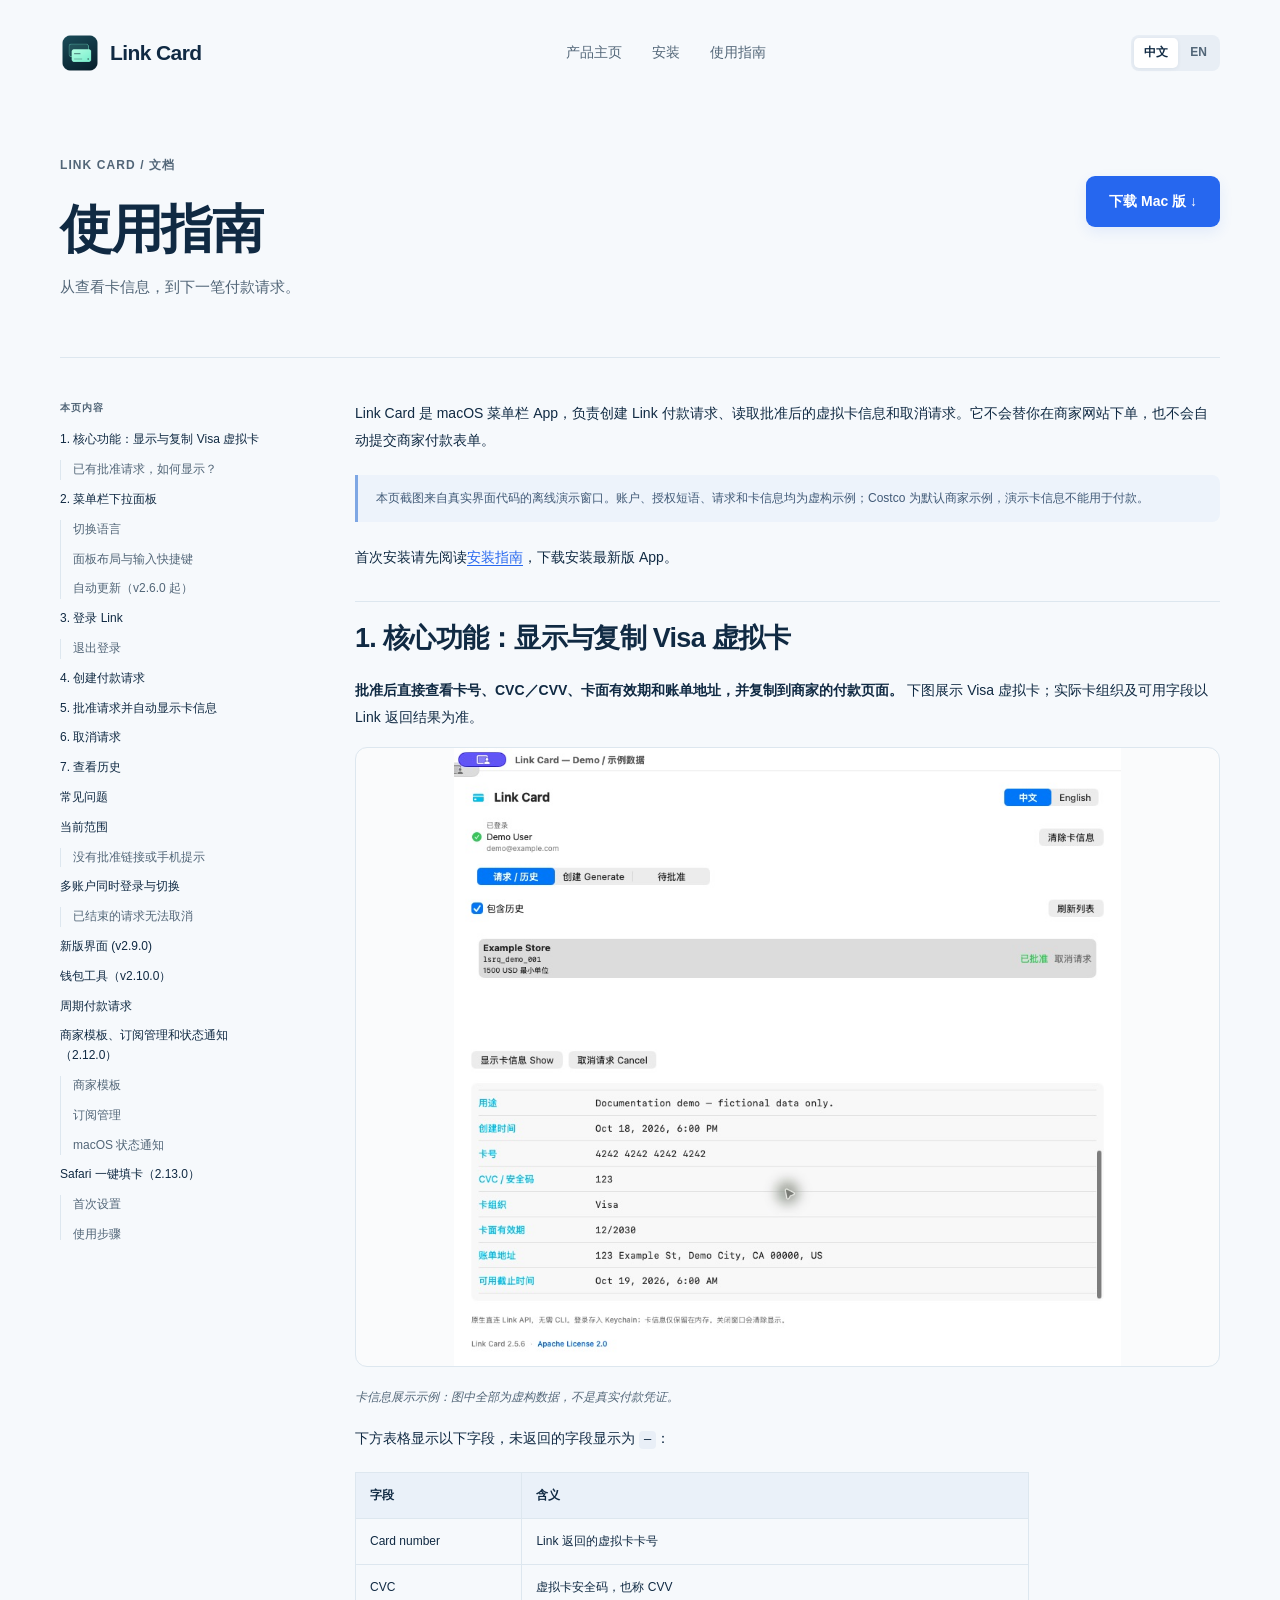
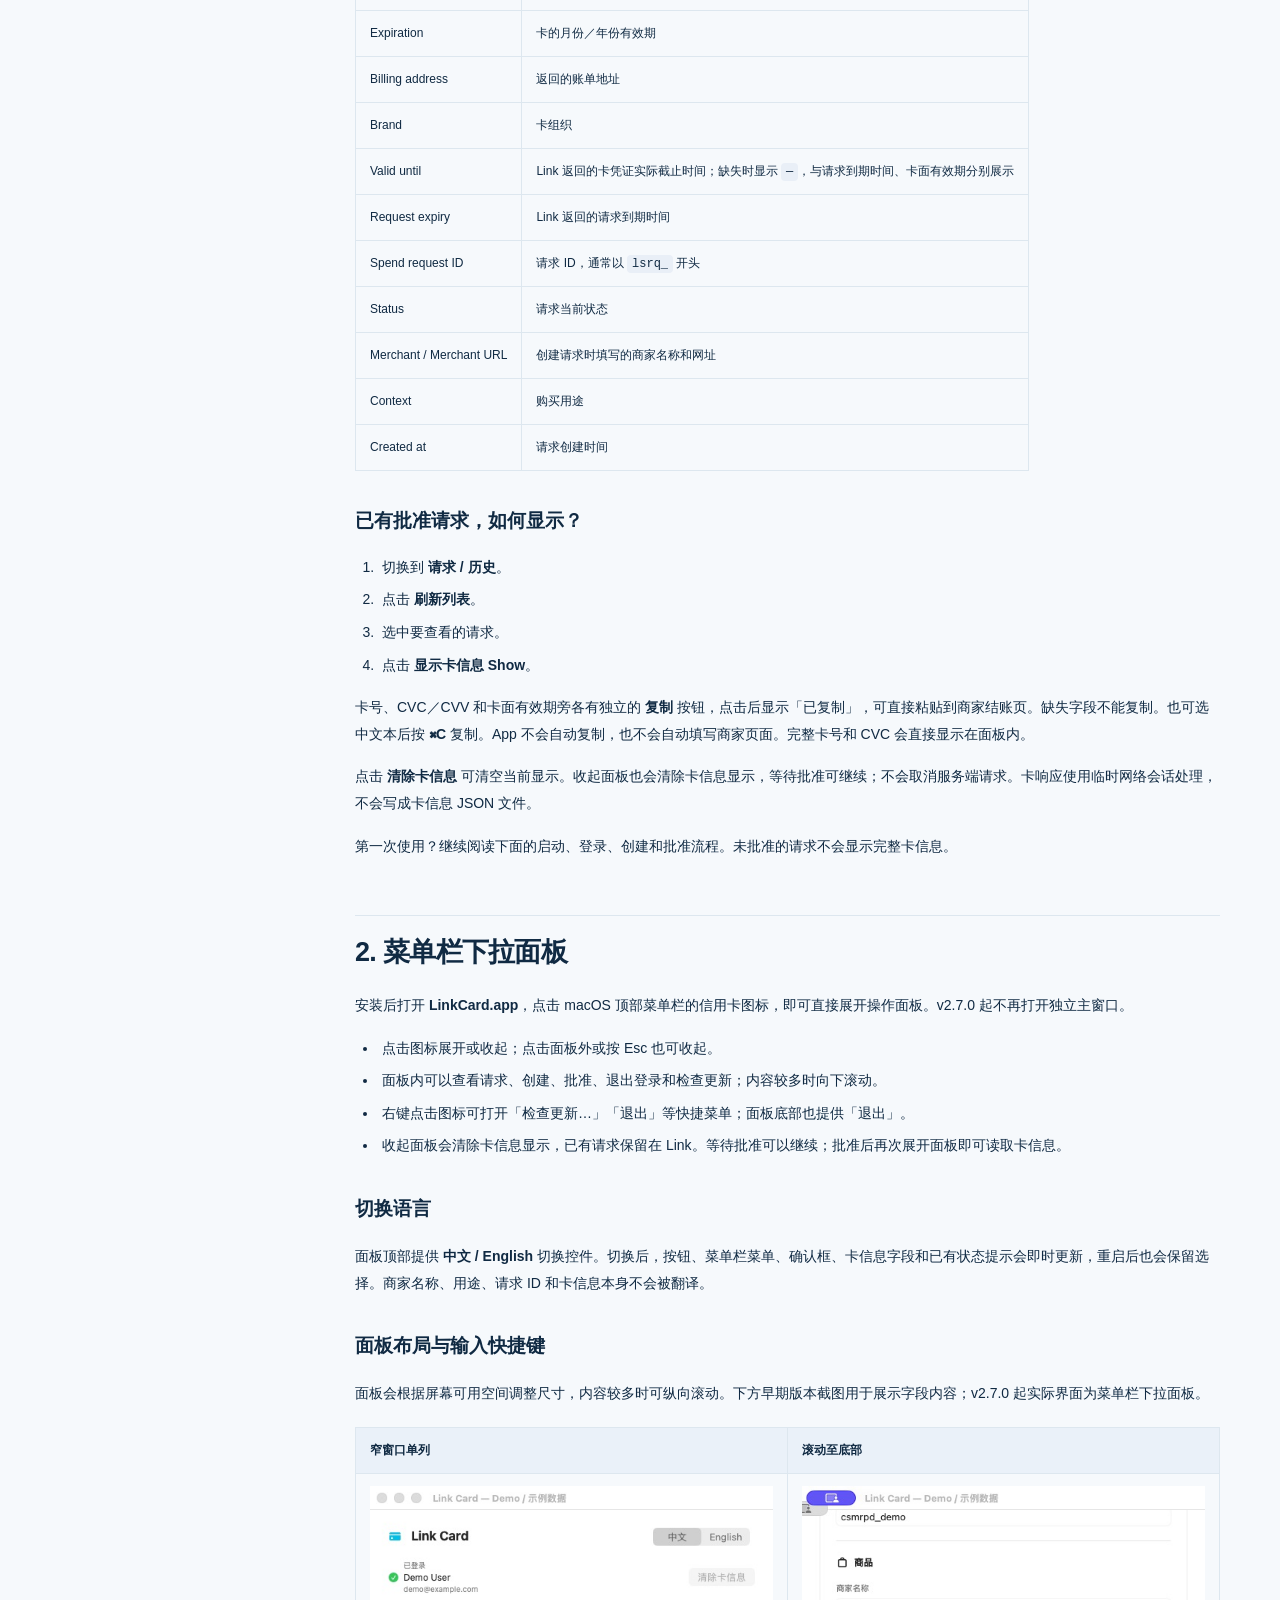
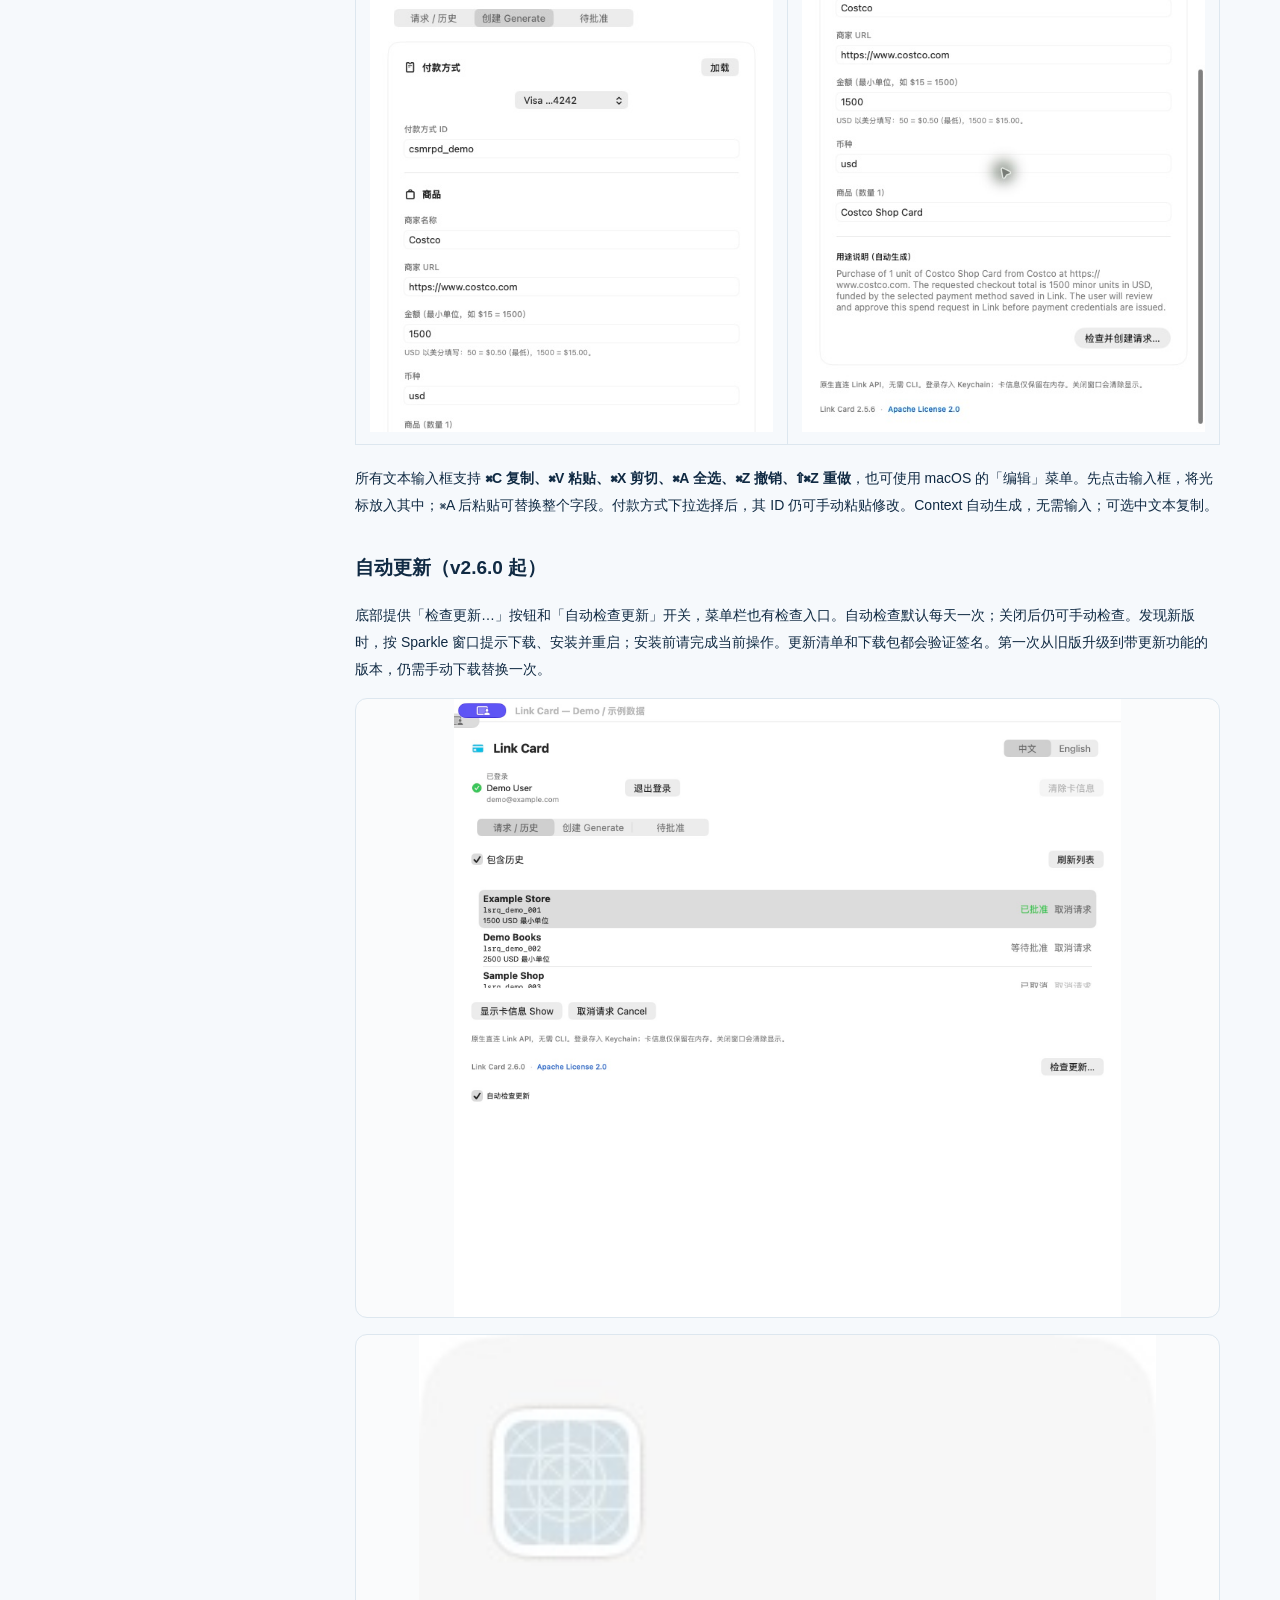
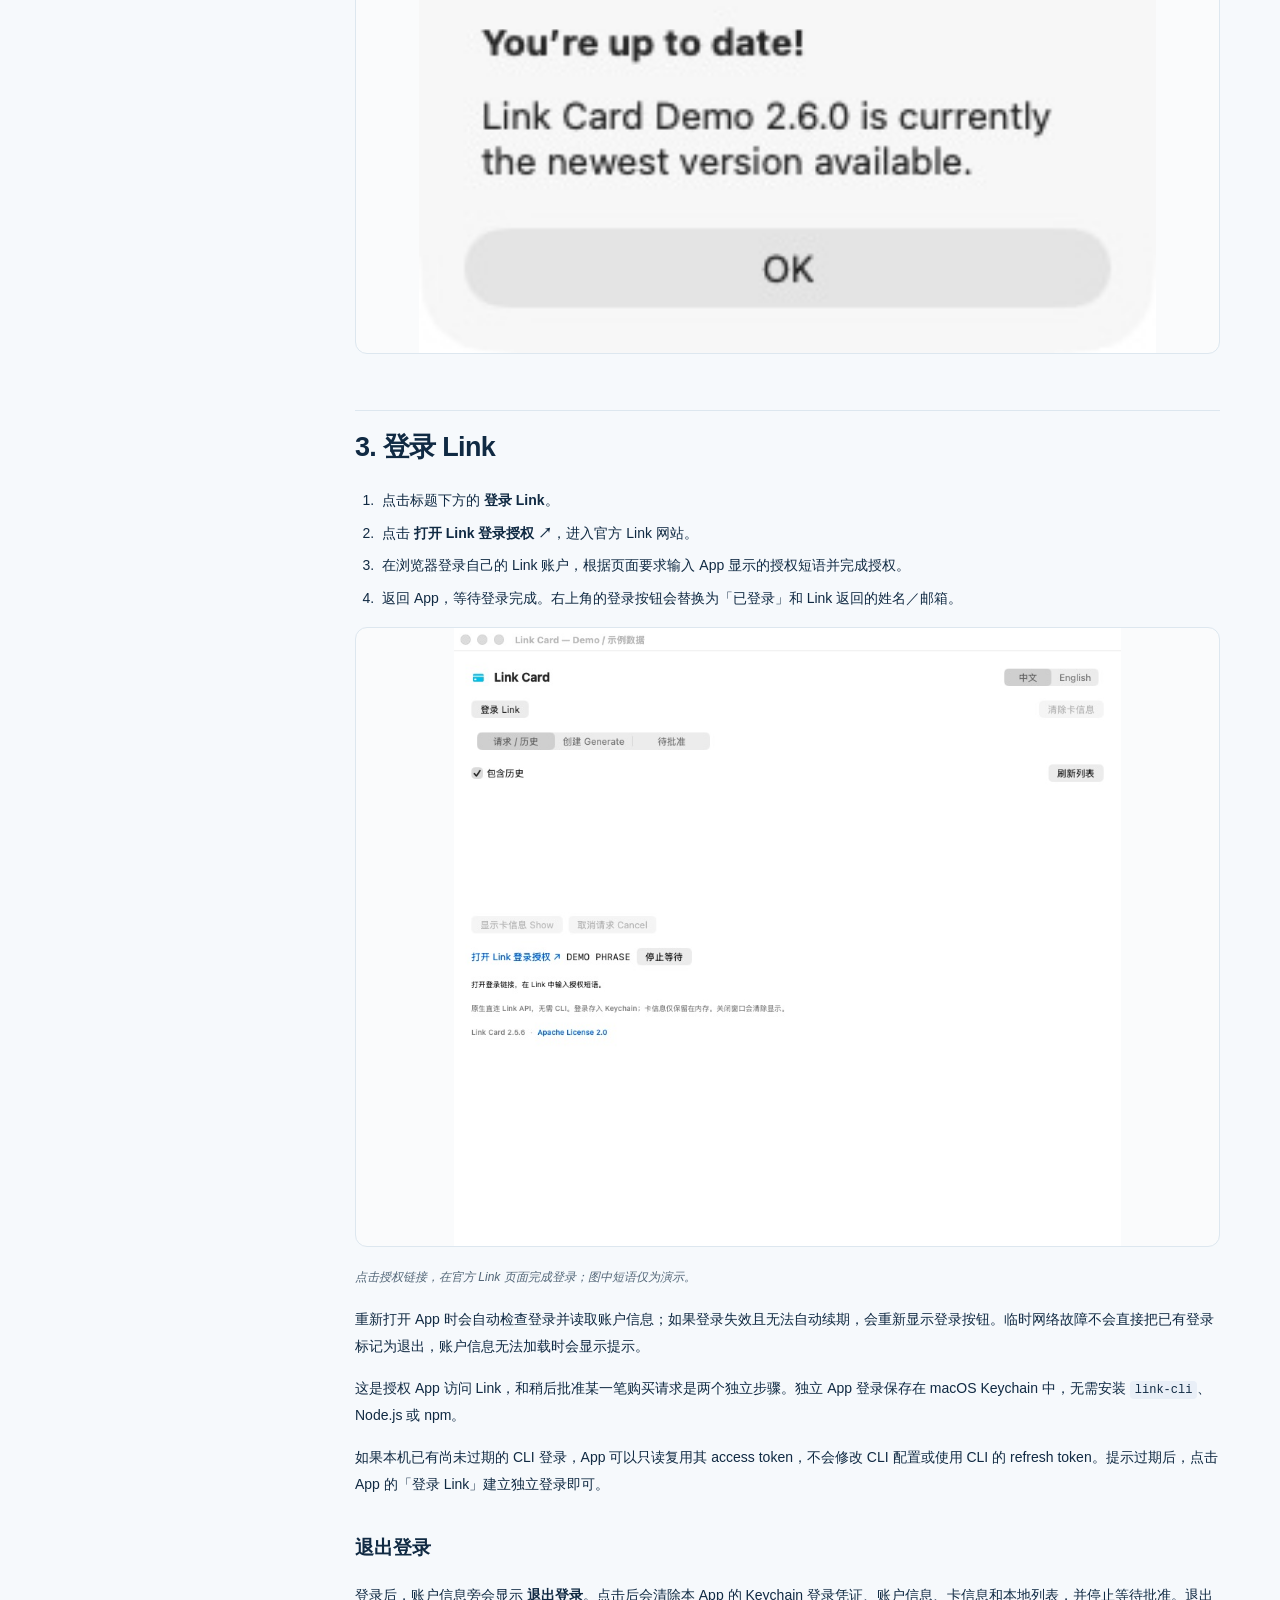
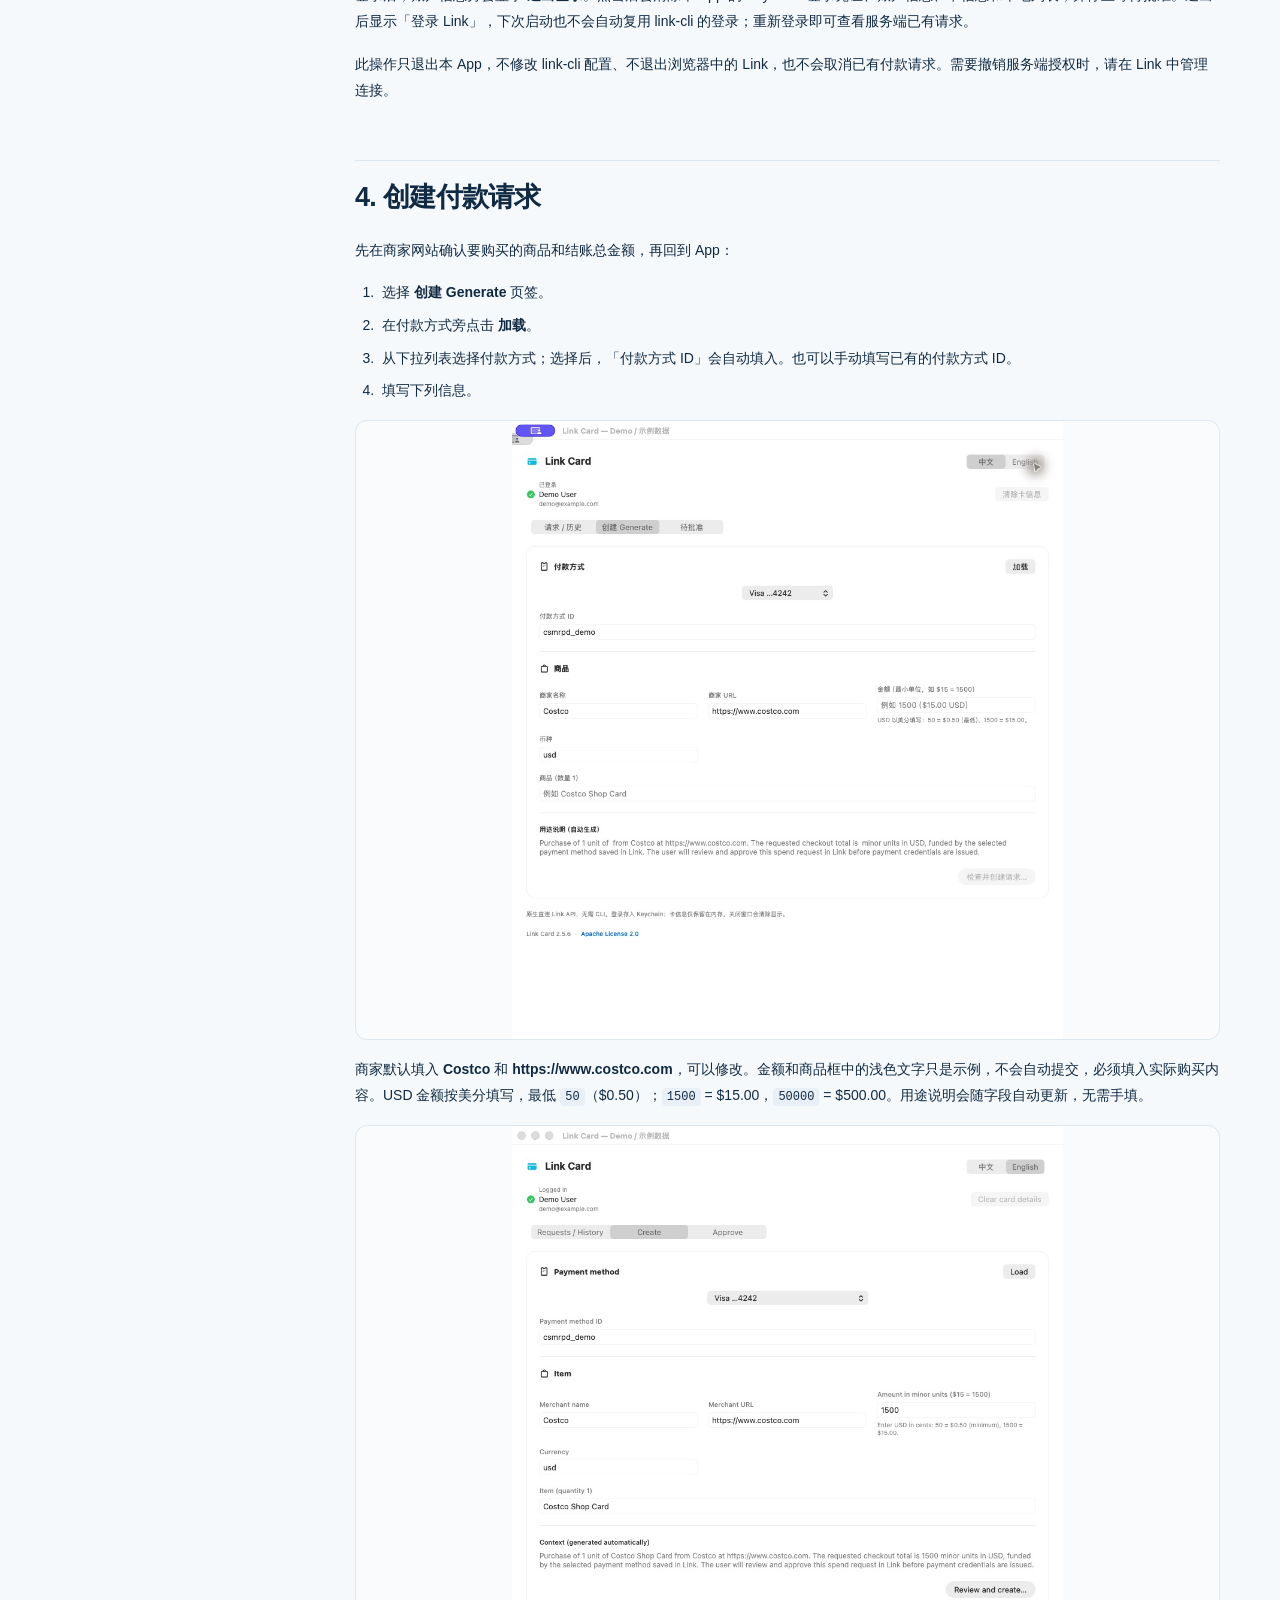
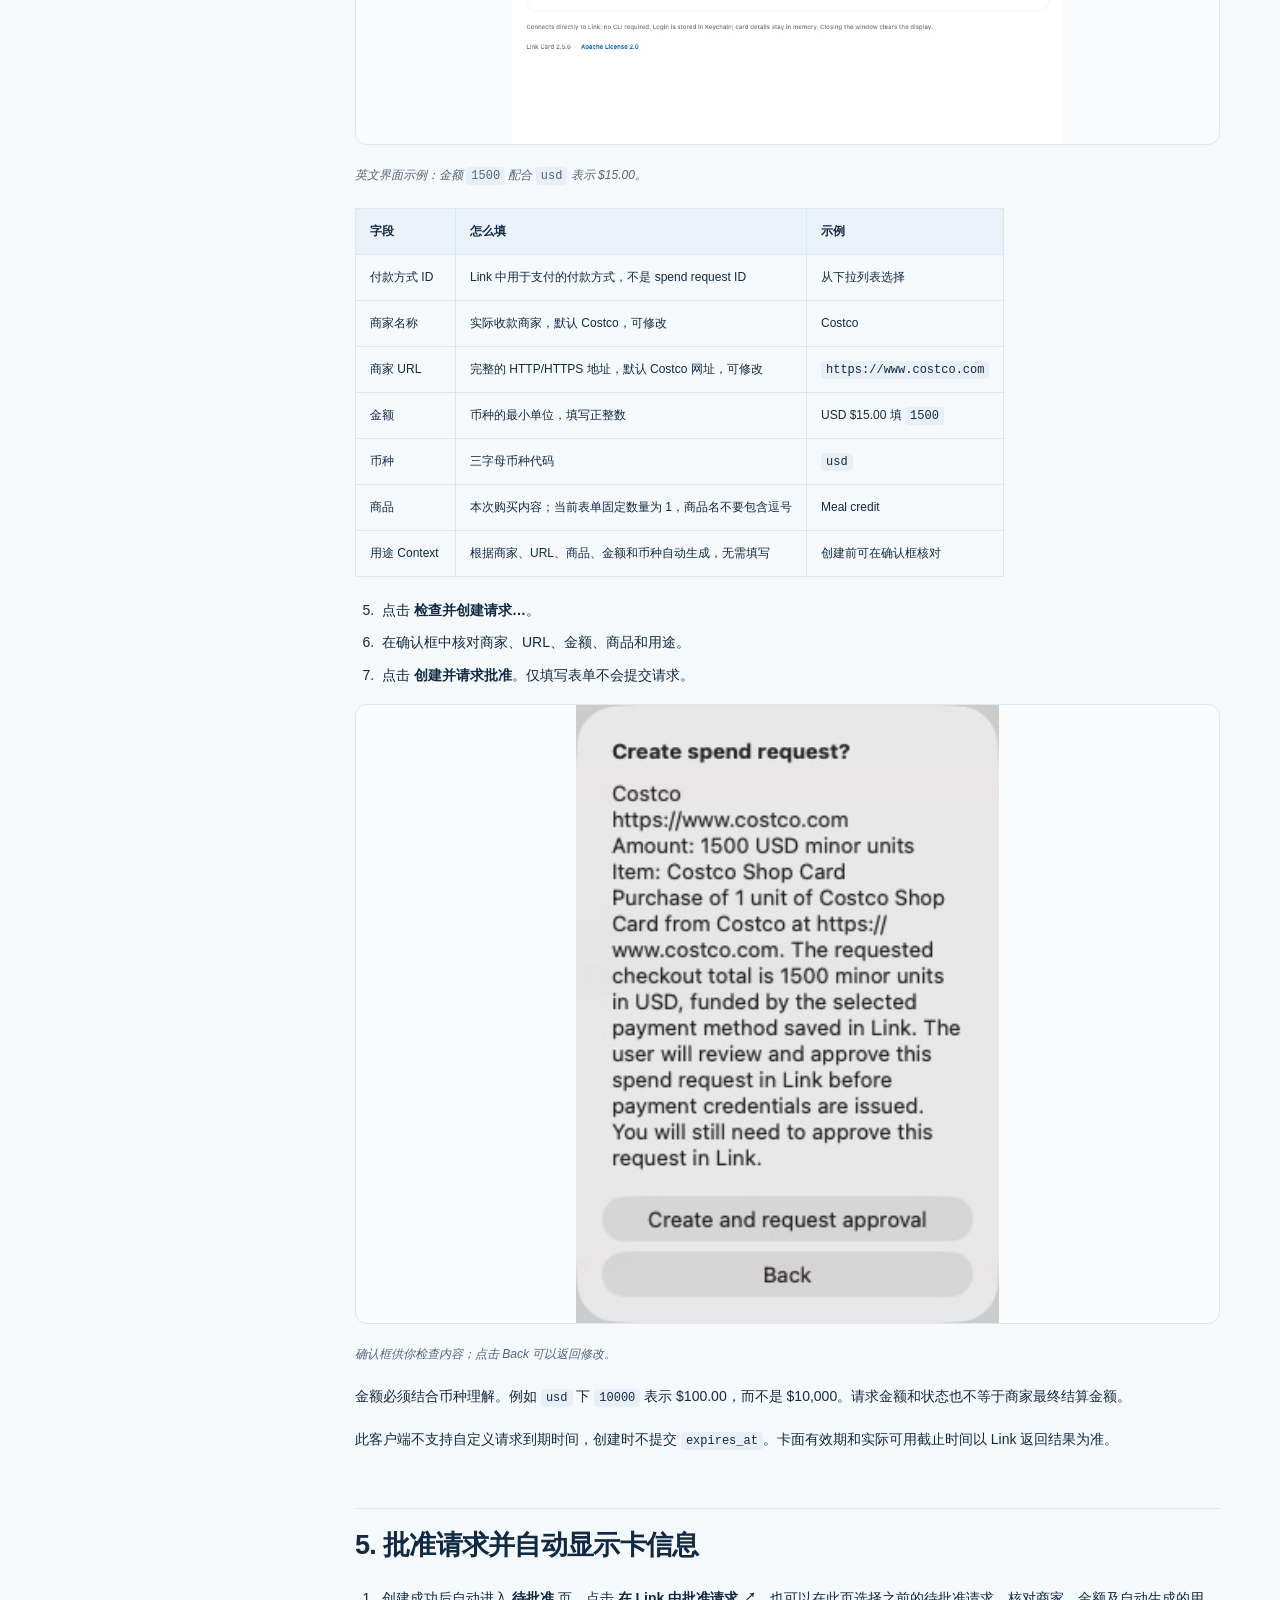
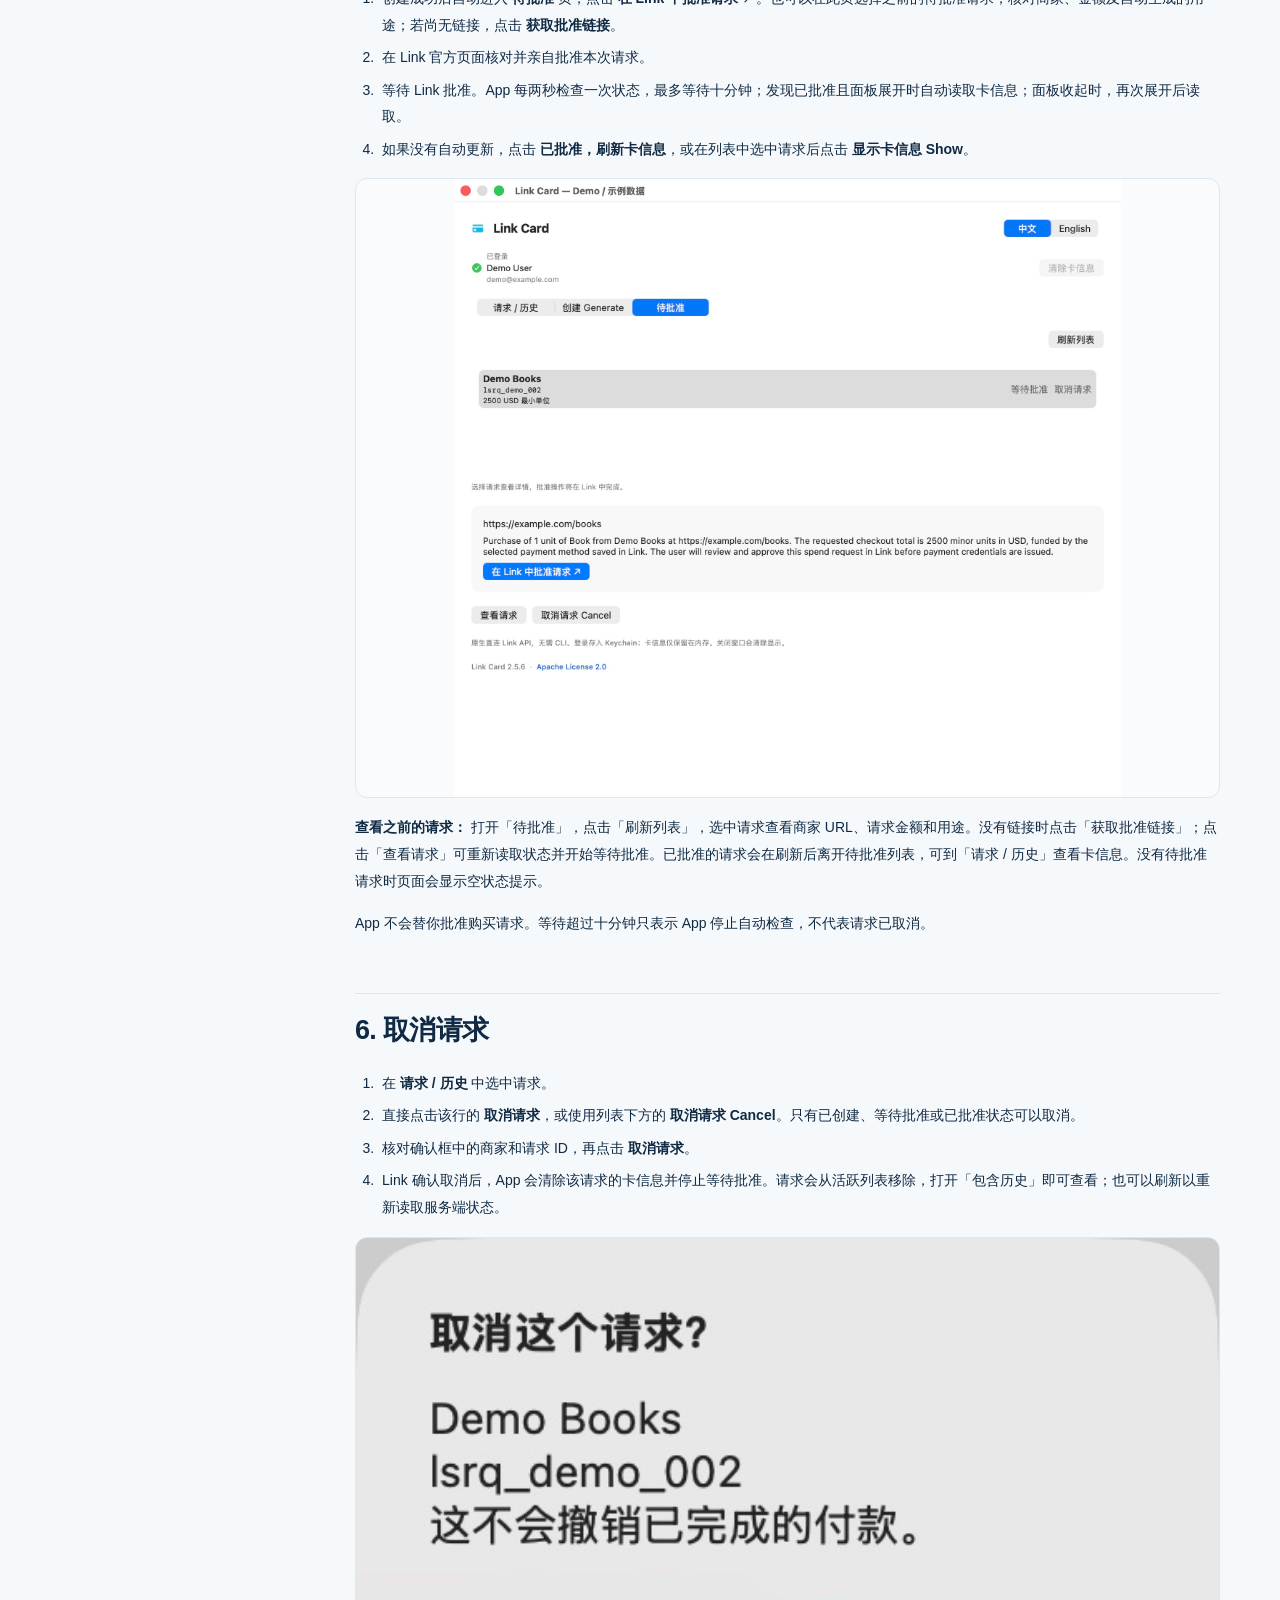
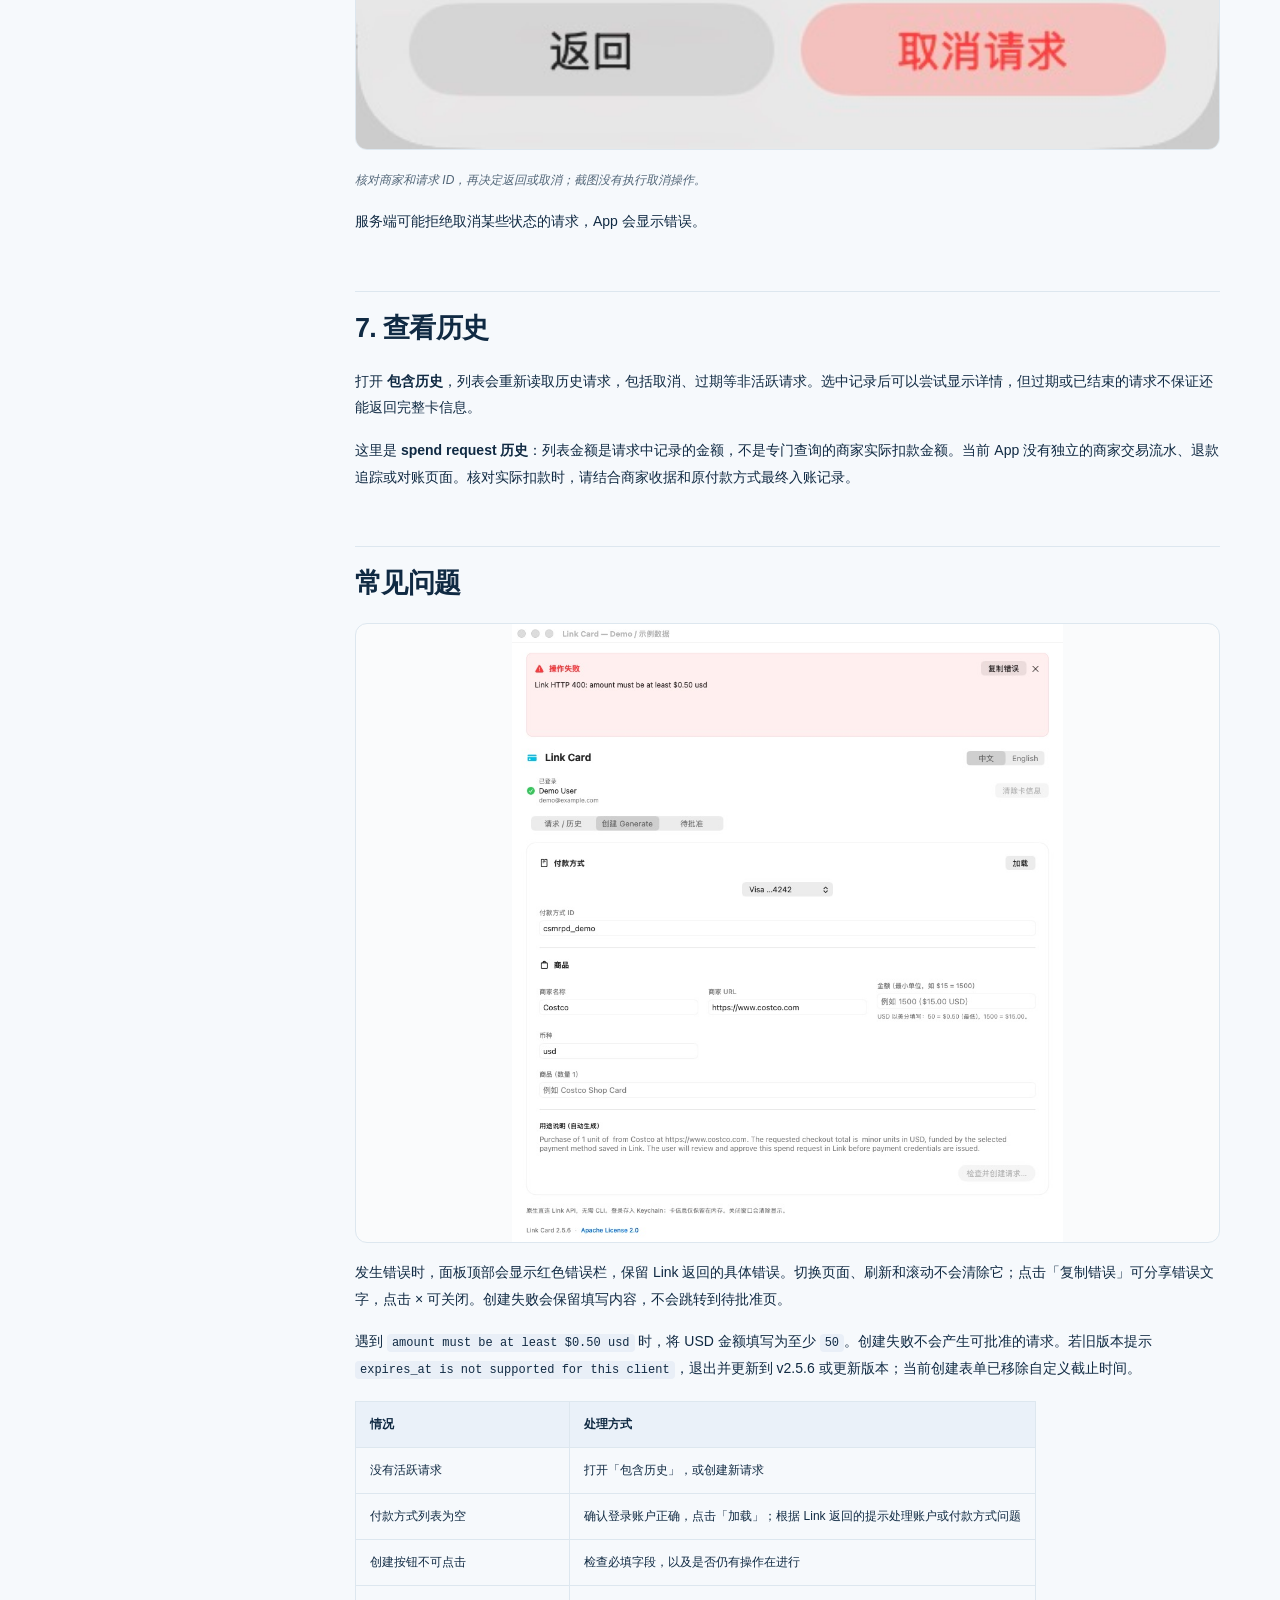
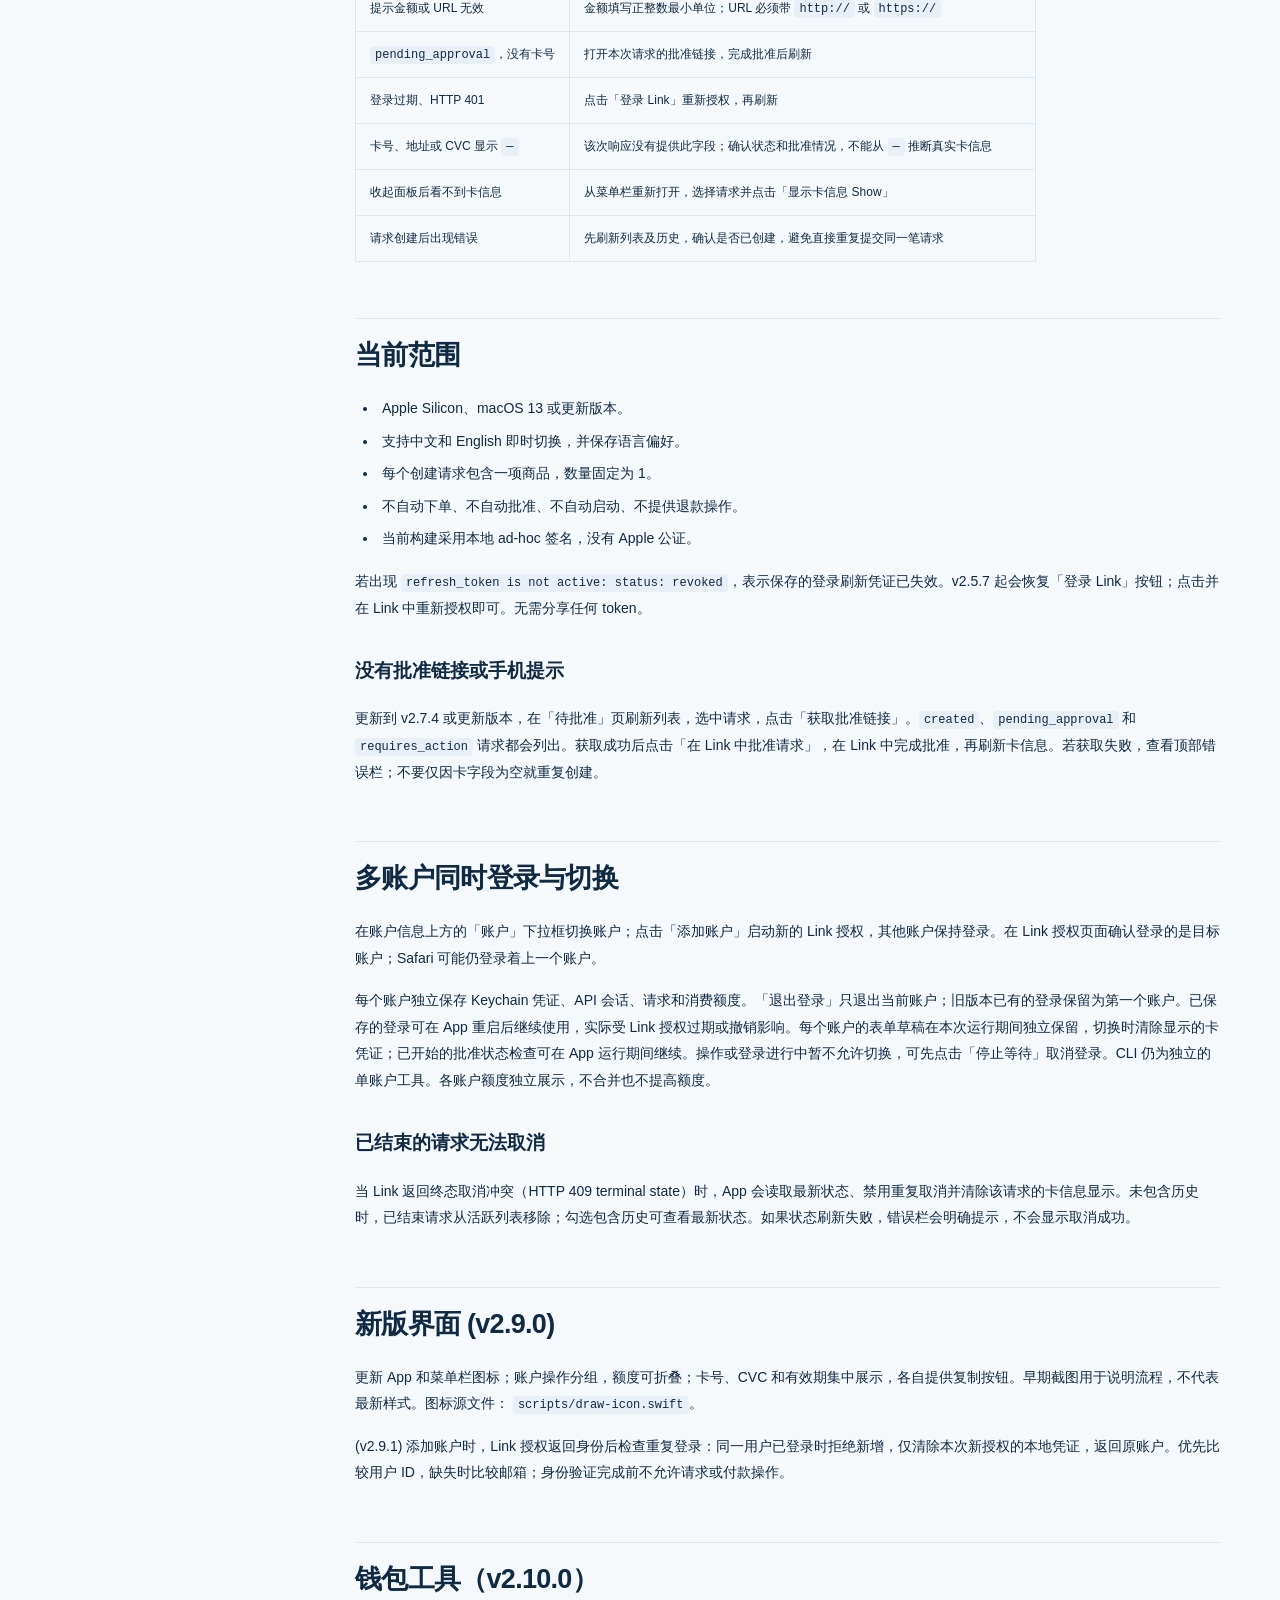
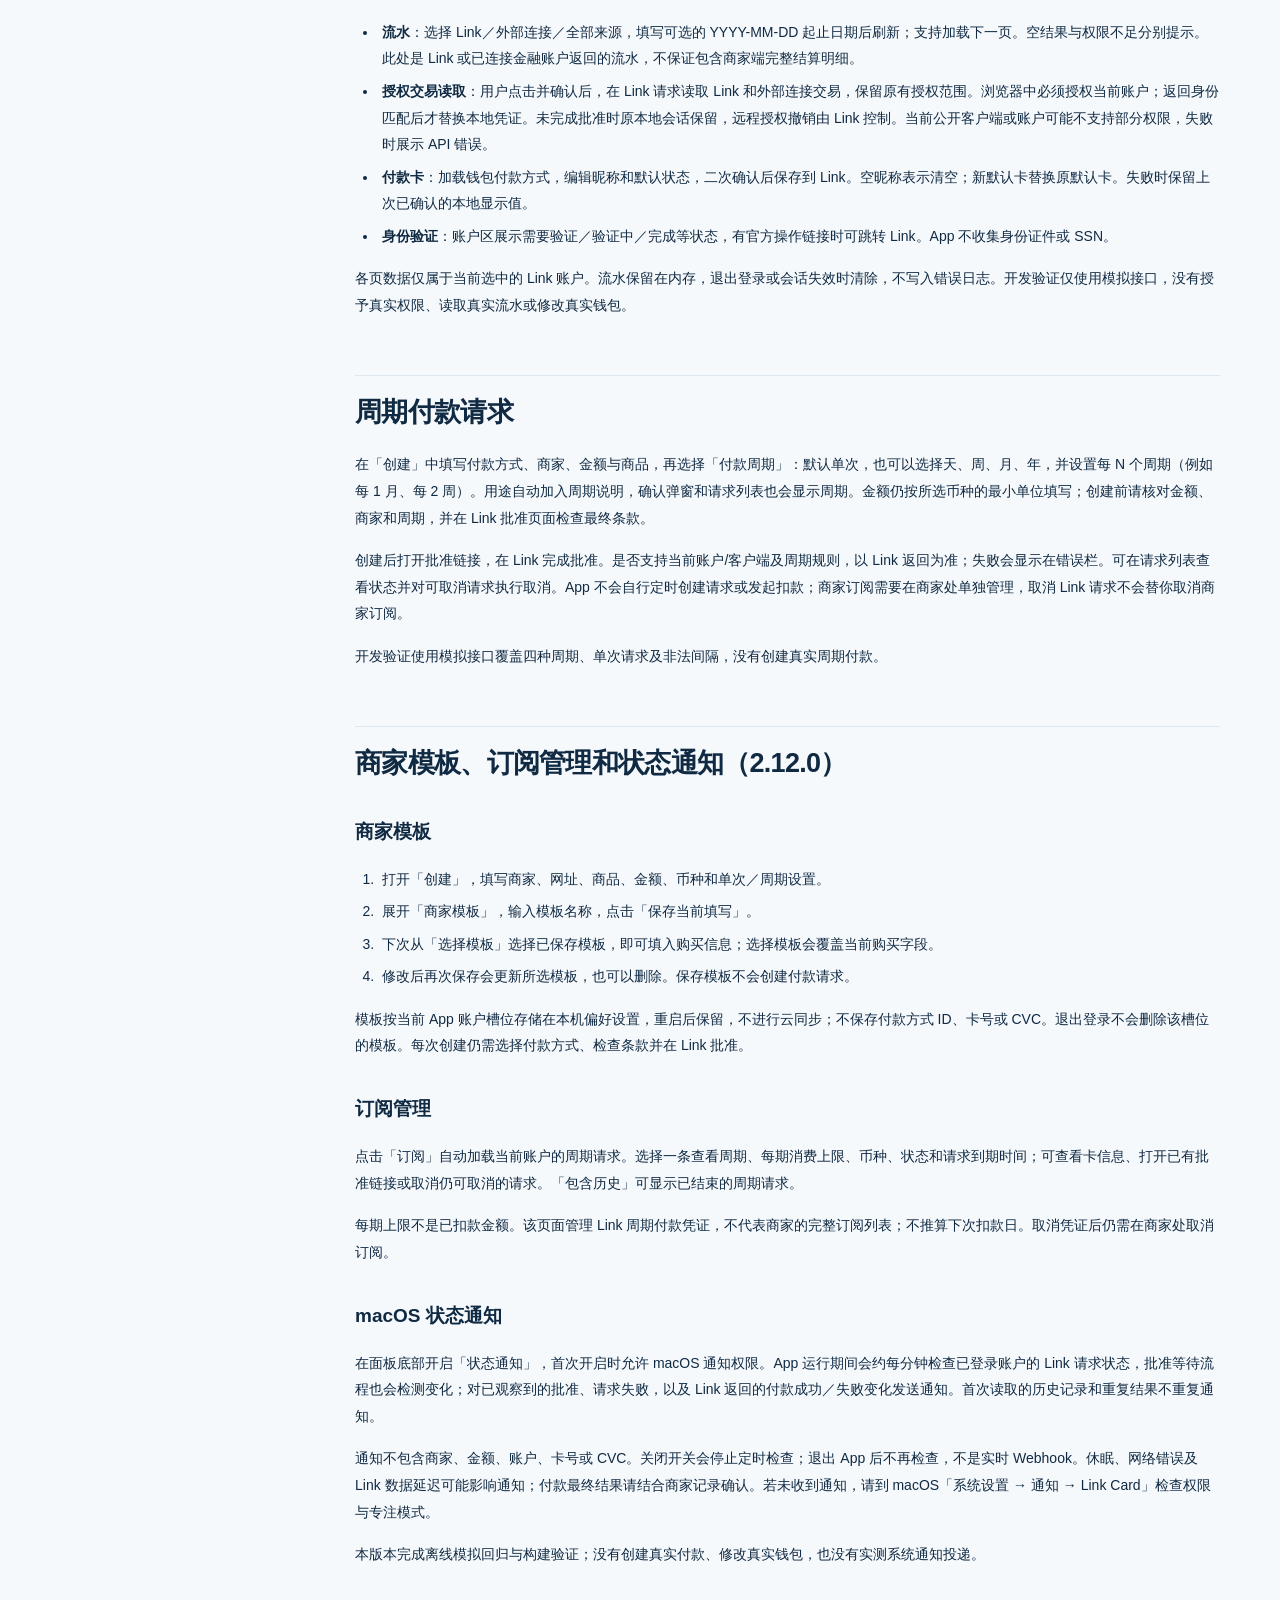
<file: docs/guide.html>
<!doctype html>
<html lang="zh-CN"><head><meta charset="utf-8"><meta name="viewport" content="width=device-width,initial-scale=1"><title>使用指南 · Link Card</title>
<meta name="description" content="Link Card 的安装、Visa 虚拟卡信息、创建与批准请求操作指南。">
<link rel="icon" type="image/png" href="site/app-icon.png"><link rel="stylesheet" href="site/style.css"><link rel="stylesheet" href="site/guide.css"></head>
<body class="guide-page"><a class="skip" href="#article">跳到正文</a>
<header class="header wrap"><a class="brand" href="index.html"><img src="site/app-icon.png" width="40" height="40" alt=""><span>Link Card</span></a>
<nav aria-label="导航"><a href="index.html">产品主页</a><a href="install.html">安装</a><a href="guide.html">使用指南</a></nav>
<div class="header-actions"><div class="language"><a href="guide.html" aria-current="page">中文</a><a href="guide.en.html" >EN</a></div></div></header>
<div class="guide-title wrap"><p class="eyebrow">LINK CARD / 文档</p><h1>使用指南</h1><p>从查看卡信息，到下一笔付款请求。</p><a class="button primary" href="https://github.com/Papersboys/card-generator/releases/latest/download/LinkCard-macos-arm64.zip">下载 Mac 版 ↓</a></div>
<main class="guide-layout wrap"><aside class="guide-toc" aria-label="目录"><p>本页内容</p><div class="toc">
<ul>
<li><a href="#1-visa">1. 核心功能：显示与复制 Visa 虚拟卡</a><ul>
<li><a href="#_1">已有批准请求，如何显示？</a></li>
</ul>
</li>
<li><a href="#2">2. 菜单栏下拉面板</a><ul>
<li><a href="#_2">切换语言</a></li>
<li><a href="#_3">面板布局与输入快捷键</a></li>
<li><a href="#v260">自动更新（v2.6.0 起）</a></li>
</ul>
</li>
<li><a href="#3-link">3. 登录 Link</a><ul>
<li><a href="#_4">退出登录</a></li>
</ul>
</li>
<li><a href="#4">4. 创建付款请求</a></li>
<li><a href="#5">5. 批准请求并自动显示卡信息</a></li>
<li><a href="#6">6. 取消请求</a></li>
<li><a href="#7">7. 查看历史</a></li>
<li><a href="#_5">常见问题</a></li>
<li><a href="#_6">当前范围</a><ul>
<li><a href="#_7">没有批准链接或手机提示</a></li>
</ul>
</li>
<li><a href="#_8">多账户同时登录与切换</a><ul>
<li><a href="#_9">已结束的请求无法取消</a></li>
</ul>
</li>
<li><a href="#v290">新版界面 (v2.9.0)</a></li>
<li><a href="#v2100">钱包工具（v2.10.0）</a></li>
<li><a href="#_10">周期付款请求</a></li>
<li><a href="#2120">商家模板、订阅管理和状态通知（2.12.0）</a><ul>
<li><a href="#_11">商家模板</a></li>
<li><a href="#_12">订阅管理</a></li>
<li><a href="#macos">macOS 状态通知</a></li>
</ul>
</li>
<li><a href="#safari-2130">Safari 一键填卡（2.13.0）</a><ul>
<li><a href="#_13">首次设置</a></li>
<li><a href="#_14">使用步骤</a></li>
</ul>
</li>
<li><a href="#2140">限额提醒与请求搜索筛选（2.14.0）</a><ul>
<li><a href="#_15">限额提醒</a></li>
<li><a href="#_16">搜索与筛选</a></li>
</ul>
</li>
<li><a href="#ai-skill-mcpai-catalog2150">AI 接入：Skill、本地 MCP、AI Catalog（2.15.0）</a><ul>
<li><a href="#app">启用 App 接口</a></li>
<li><a href="#codex">Codex 配置</a></li>
<li><a href="#claude-desktop-cursor">Claude Desktop / Cursor 配置</a></li>
<li><a href="#_17">可调用工具</a></li>
<li><a href="#skill">安装 Skill</a></li>
<li><a href="#catalog">Catalog 和连接边界</a></li>
</ul>
</li>
</ul>
</div>
</aside><article id="article" class="guide-article"><p>Link Card 是 macOS 菜单栏 App，负责创建 Link 付款请求、读取批准后的虚拟卡信息和取消请求。它不会替你在商家网站下单，也不会自动提交商家付款表单。</p>
<blockquote>
<p>本页截图来自真实界面代码的离线演示窗口。账户、授权短语、请求和卡信息均为虚构示例；Costco 为默认商家示例，演示卡信息不能用于付款。</p>
</blockquote>
<p>首次安装请先阅读<a href="install.html">安装指南</a>，下载安装最新版 App。</p>
<h2 id="1-visa">1. 核心功能：显示与复制 Visa 虚拟卡</h2>
<p><strong>批准后直接查看卡号、CVC／CVV、卡面有效期和账单地址，并复制到商家的付款页面。</strong> 下图展示 Visa 虚拟卡；实际卡组织及可用字段以 Link 返回结果为准。</p>
<p><img alt="虚拟卡详情，展示示例卡号、安全码、有效期、账单地址和可用截止时间" src="images/card-details-zh.jpg" /></p>
<p><em>卡信息展示示例：图中全部为虚构数据，不是真实付款凭证。</em></p>
<p>下方表格显示以下字段，未返回的字段显示为 <code>—</code>：</p>
<table>
<thead>
<tr>
<th>字段</th>
<th>含义</th>
</tr>
</thead>
<tbody>
<tr>
<td>Card number</td>
<td>Link 返回的虚拟卡卡号</td>
</tr>
<tr>
<td>CVC</td>
<td>虚拟卡安全码，也称 CVV</td>
</tr>
<tr>
<td>Expiration</td>
<td>卡的月份／年份有效期</td>
</tr>
<tr>
<td>Billing address</td>
<td>返回的账单地址</td>
</tr>
<tr>
<td>Brand</td>
<td>卡组织</td>
</tr>
<tr>
<td>Valid until</td>
<td>Link 返回的卡凭证实际截止时间；缺失时显示 <code>—</code>，与请求到期时间、卡面有效期分别展示</td>
</tr>
<tr>
<td>Request expiry</td>
<td>Link 返回的请求到期时间</td>
</tr>
<tr>
<td>Spend request ID</td>
<td>请求 ID，通常以 <code>lsrq_</code> 开头</td>
</tr>
<tr>
<td>Status</td>
<td>请求当前状态</td>
</tr>
<tr>
<td>Merchant / Merchant URL</td>
<td>创建请求时填写的商家名称和网址</td>
</tr>
<tr>
<td>Context</td>
<td>购买用途</td>
</tr>
<tr>
<td>Created at</td>
<td>请求创建时间</td>
</tr>
</tbody>
</table>
<h3 id="_1">已有批准请求，如何显示？</h3>
<ol>
<li>切换到 <strong>请求 / 历史</strong>。</li>
<li>点击 <strong>刷新列表</strong>。</li>
<li>选中要查看的请求。</li>
<li>点击 <strong>显示卡信息 Show</strong>。</li>
</ol>
<p>卡号、CVC／CVV 和卡面有效期旁各有独立的 <strong>复制</strong> 按钮，点击后显示「已复制」，可直接粘贴到商家结账页。缺失字段不能复制。也可选中文本后按 <strong>⌘C</strong> 复制。App 不会自动复制，也不会自动填写商家页面。完整卡号和 CVC 会直接显示在面板内。</p>
<p>点击 <strong>清除卡信息</strong> 可清空当前显示。收起面板也会清除卡信息显示，等待批准可继续；不会取消服务端请求。卡响应使用临时网络会话处理，不会写成卡信息 JSON 文件。</p>
<p>第一次使用？继续阅读下面的启动、登录、创建和批准流程。未批准的请求不会显示完整卡信息。</p>
<h2 id="2">2. 菜单栏下拉面板</h2>
<p>安装后打开 <strong>LinkCard.app</strong>，点击 macOS 顶部菜单栏的信用卡图标，即可直接展开操作面板。v2.7.0 起不再打开独立主窗口。</p>
<ul>
<li>点击图标展开或收起；点击面板外或按 Esc 也可收起。</li>
<li>面板内可以查看请求、创建、批准、退出登录和检查更新；内容较多时向下滚动。</li>
<li>右键点击图标可打开「检查更新…」「退出」等快捷菜单；面板底部也提供「退出」。</li>
<li>收起面板会清除卡信息显示，已有请求保留在 Link。等待批准可以继续；批准后再次展开面板即可读取卡信息。</li>
</ul>
<h3 id="_2">切换语言</h3>
<p>面板顶部提供 <strong>中文 / English</strong> 切换控件。切换后，按钮、菜单栏菜单、确认框、卡信息字段和已有状态提示会即时更新，重启后也会保留选择。商家名称、用途、请求 ID 和卡信息本身不会被翻译。</p>
<h3 id="_3">面板布局与输入快捷键</h3>
<p>面板会根据屏幕可用空间调整尺寸，内容较多时可纵向滚动。下方早期版本截图用于展示字段内容；v2.7.0 起实际界面为菜单栏下拉面板。</p>
<table>
<thead>
<tr>
<th>窄窗口单列</th>
<th>滚动至底部</th>
</tr>
</thead>
<tbody>
<tr>
<td><img alt="540 宽的中文单列表单" src="images/responsive-narrow-zh.jpg" /></td>
<td><img alt="滚动后可见自动用途和创建按钮" src="images/responsive-narrow-bottom-zh.jpg" /></td>
</tr>
</tbody>
</table>
<p>所有文本输入框支持 <strong>⌘C 复制、⌘V 粘贴、⌘X 剪切、⌘A 全选、⌘Z 撤销、⇧⌘Z 重做</strong>，也可使用 macOS 的「编辑」菜单。先点击输入框，将光标放入其中；⌘A 后粘贴可替换整个字段。付款方式下拉选择后，其 ID 仍可手动粘贴修改。Context 自动生成，无需输入；可选中文本复制。</p>
<h3 id="v260">自动更新（v2.6.0 起）</h3>
<p>底部提供「检查更新…」按钮和「自动检查更新」开关，菜单栏也有检查入口。自动检查默认每天一次；关闭后仍可手动检查。发现新版时，按 Sparkle 窗口提示下载、安装并重启；安装前请完成当前操作。更新清单和下载包都会验证签名。第一次从旧版升级到带更新功能的版本，仍需手动下载替换一次。</p>
<p><img alt="自动检查开关和手动检查入口" src="images/update-controls-zh.jpg" /></p>
<p><img alt="公开签名更新源检查成功，当前为最新版" src="images/update-check-en.jpg" /></p>
<h2 id="3-link">3. 登录 Link</h2>
<ol>
<li>点击标题下方的 <strong>登录 Link</strong>。</li>
<li>点击 <strong>打开 Link 登录授权 ↗</strong>，进入官方 Link 网站。</li>
<li>在浏览器登录自己的 Link 账户，根据页面要求输入 App 显示的授权短语并完成授权。</li>
<li>返回 App，等待登录完成。右上角的登录按钮会替换为「已登录」和 Link 返回的姓名／邮箱。</li>
</ol>
<p><img alt="登录授权界面，使用 DEMO PHRASE 示例短语" src="images/login-zh.jpg" /></p>
<p><em>点击授权链接，在官方 Link 页面完成登录；图中短语仅为演示。</em></p>
<p>重新打开 App 时会自动检查登录并读取账户信息；如果登录失效且无法自动续期，会重新显示登录按钮。临时网络故障不会直接把已有登录标记为退出，账户信息无法加载时会显示提示。</p>
<p>这是授权 App 访问 Link，和稍后批准某一笔购买请求是两个独立步骤。独立 App 登录保存在 macOS Keychain 中，无需安装 <code>link-cli</code>、Node.js 或 npm。</p>
<p>如果本机已有尚未过期的 CLI 登录，App 可以只读复用其 access token，不会修改 CLI 配置或使用 CLI 的 refresh token。提示过期后，点击 App 的「登录 Link」建立独立登录即可。</p>
<h3 id="_4">退出登录</h3>
<p>登录后，账户信息旁会显示 <strong>退出登录</strong>。点击后会清除本 App 的 Keychain 登录凭证、账户信息、卡信息和本地列表，并停止等待批准。退出后显示「登录 Link」，下次启动也不会自动复用 link-cli 的登录；重新登录即可查看服务端已有请求。</p>
<p>此操作只退出本 App，不修改 link-cli 配置、不退出浏览器中的 Link，也不会取消已有付款请求。需要撤销服务端授权时，请在 Link 中管理连接。</p>
<h2 id="4">4. 创建付款请求</h2>
<p>先在商家网站确认要购买的商品和结账总金额，再回到 App：</p>
<ol>
<li>选择 <strong>创建 Generate</strong> 页签。</li>
<li>在付款方式旁点击 <strong>加载</strong>。</li>
<li>从下拉列表选择付款方式；选择后，「付款方式 ID」会自动填入。也可以手动填写已有的付款方式 ID。</li>
<li>填写下列信息。</li>
</ol>
<p><img alt="Costco 默认名称和网址，以及金额与商品输入提示" src="images/create-defaults-zh.jpg" /></p>
<p>商家默认填入 <strong>Costco</strong> 和 <strong>https://www.costco.com</strong>，可以修改。金额和商品框中的浅色文字只是示例，不会自动提交，必须填入实际购买内容。USD 金额按美分填写，最低 <code>50</code>（$0.50）；<code>1500</code> = $15.00，<code>50000</code> = $500.00。用途说明会随字段自动更新，无需手填。</p>
<p><img alt="English 创建表单，演示付款方式、商家、1500 USD 最小单位及用途" src="images/create-en.jpg" /></p>
<p><em>英文界面示例：金额 <code>1500</code> 配合 <code>usd</code> 表示 $15.00。</em></p>
<table>
<thead>
<tr>
<th>字段</th>
<th>怎么填</th>
<th>示例</th>
</tr>
</thead>
<tbody>
<tr>
<td>付款方式 ID</td>
<td>Link 中用于支付的付款方式，不是 spend request ID</td>
<td>从下拉列表选择</td>
</tr>
<tr>
<td>商家名称</td>
<td>实际收款商家，默认 Costco，可修改</td>
<td>Costco</td>
</tr>
<tr>
<td>商家 URL</td>
<td>完整的 HTTP/HTTPS 地址，默认 Costco 网址，可修改</td>
<td><code>https://www.costco.com</code></td>
</tr>
<tr>
<td>金额</td>
<td>币种的最小单位，填写正整数</td>
<td>USD $15.00 填 <code>1500</code></td>
</tr>
<tr>
<td>币种</td>
<td>三字母币种代码</td>
<td><code>usd</code></td>
</tr>
<tr>
<td>商品</td>
<td>本次购买内容；当前表单固定数量为 1，商品名不要包含逗号</td>
<td>Meal credit</td>
</tr>
<tr>
<td>用途 Context</td>
<td>根据商家、URL、商品、金额和币种自动生成，无需填写</td>
<td>创建前可在确认框核对</td>
</tr>
</tbody>
</table>
<ol start="5">
<li>点击 <strong>检查并创建请求…</strong>。</li>
<li>在确认框中核对商家、URL、金额、商品和用途。</li>
<li>点击 <strong>创建并请求批准</strong>。仅填写表单不会提交请求。</li>
</ol>
<p><img alt="创建前确认框，展示商家、金额和购买用途" src="images/create-review-en.jpg" /></p>
<p><em>确认框供你检查内容；点击 Back 可以返回修改。</em></p>
<p>金额必须结合币种理解。例如 <code>usd</code> 下 <code>10000</code> 表示 $100.00，而不是 $10,000。请求金额和状态也不等于商家最终结算金额。</p>
<p>此客户端不支持自定义请求到期时间，创建时不提交 <code>expires_at</code>。卡面有效期和实际可用截止时间以 Link 返回结果为准。</p>
<h2 id="5">5. 批准请求并自动显示卡信息</h2>
<ol>
<li>创建成功后自动进入 <strong>待批准</strong> 页，点击 <strong>在 Link 中批准请求 ↗</strong>。也可以在此页选择之前的待批准请求，核对商家、金额及自动生成的用途；若尚无链接，点击 <strong>获取批准链接</strong>。</li>
<li>在 Link 官方页面核对并亲自批准本次请求。</li>
<li>等待 Link 批准。App 每两秒检查一次状态，最多等待十分钟；发现已批准且面板展开时自动读取卡信息；面板收起时，再次展开后读取。</li>
<li>如果没有自动更新，点击 <strong>已批准，刷新卡信息</strong>，或在列表中选中请求后点击 <strong>显示卡信息 Show</strong>。</li>
</ol>
<p><img alt="待批准页：选中之前的请求，核对用途并打开 Link 批准链接" src="images/approve-zh.jpg" /></p>
<p><strong>查看之前的请求：</strong> 打开「待批准」，点击「刷新列表」，选中请求查看商家 URL、请求金额和用途。没有链接时点击「获取批准链接」；点击「查看请求」可重新读取状态并开始等待批准。已批准的请求会在刷新后离开待批准列表，可到「请求 / 历史」查看卡信息。没有待批准请求时页面会显示空状态提示。</p>
<p>App 不会替你批准购买请求。等待超过十分钟只表示 App 停止自动检查，不代表请求已取消。</p>
<h2 id="6">6. 取消请求</h2>
<ol>
<li>在 <strong>请求 / 历史</strong> 中选中请求。</li>
<li>直接点击该行的 <strong>取消请求</strong>，或使用列表下方的 <strong>取消请求 Cancel</strong>。只有已创建、等待批准或已批准状态可以取消。</li>
<li>核对确认框中的商家和请求 ID，再点击 <strong>取消请求</strong>。</li>
<li>Link 确认取消后，App 会清除该请求的卡信息并停止等待批准。请求会从活跃列表移除，打开「包含历史」即可查看；也可以刷新以重新读取服务端状态。</li>
</ol>
<p><img alt="取消请求确认框，提示取消不会撤销已完成付款" src="images/cancel-confirmation-zh.jpg" /></p>
<p><em>核对商家和请求 ID，再决定返回或取消；截图没有执行取消操作。</em></p>
<p>服务端可能拒绝取消某些状态的请求，App 会显示错误。</p>
<h2 id="7">7. 查看历史</h2>
<p>打开 <strong>包含历史</strong>，列表会重新读取历史请求，包括取消、过期等非活跃请求。选中记录后可以尝试显示详情，但过期或已结束的请求不保证还能返回完整卡信息。</p>
<p>这里是 <strong>spend request 历史</strong>：列表金额是请求中记录的金额，不是专门查询的商家实际扣款金额。当前 App 没有独立的商家交易流水、退款追踪或对账页面。核对实际扣款时，请结合商家收据和原付款方式最终入账记录。</p>
<h2 id="_5">常见问题</h2>
<p><img alt="固定在顶部的错误栏，支持复制和关闭" src="images/error-banner-zh.jpg" /></p>
<p>发生错误时，面板顶部会显示红色错误栏，保留 Link 返回的具体错误。切换页面、刷新和滚动不会清除它；点击「复制错误」可分享错误文字，点击 × 可关闭。创建失败会保留填写内容，不会跳转到待批准页。</p>
<p>遇到 <code>amount must be at least $0.50 usd</code> 时，将 USD 金额填写为至少 <code>50</code>。创建失败不会产生可批准的请求。若旧版本提示 <code>expires_at is not supported for this client</code>，退出并更新到 v2.5.6 或更新版本；当前创建表单已移除自定义截止时间。</p>
<table>
<thead>
<tr>
<th>情况</th>
<th>处理方式</th>
</tr>
</thead>
<tbody>
<tr>
<td>没有活跃请求</td>
<td>打开「包含历史」，或创建新请求</td>
</tr>
<tr>
<td>付款方式列表为空</td>
<td>确认登录账户正确，点击「加载」；根据 Link 返回的提示处理账户或付款方式问题</td>
</tr>
<tr>
<td>创建按钮不可点击</td>
<td>检查必填字段，以及是否仍有操作在进行</td>
</tr>
<tr>
<td>提示金额或 URL 无效</td>
<td>金额填写正整数最小单位；URL 必须带 <code>http://</code> 或 <code>https://</code></td>
</tr>
<tr>
<td><code>pending_approval</code>，没有卡号</td>
<td>打开本次请求的批准链接，完成批准后刷新</td>
</tr>
<tr>
<td>登录过期、HTTP 401</td>
<td>点击「登录 Link」重新授权，再刷新</td>
</tr>
<tr>
<td>卡号、地址或 CVC 显示 <code>—</code></td>
<td>该次响应没有提供此字段；确认状态和批准情况，不能从 <code>—</code> 推断真实卡信息</td>
</tr>
<tr>
<td>收起面板后看不到卡信息</td>
<td>从菜单栏重新打开，选择请求并点击「显示卡信息 Show」</td>
</tr>
<tr>
<td>请求创建后出现错误</td>
<td>先刷新列表及历史，确认是否已创建，避免直接重复提交同一笔请求</td>
</tr>
</tbody>
</table>
<h2 id="_6">当前范围</h2>
<ul>
<li>Apple Silicon、macOS 13 或更新版本。</li>
<li>支持中文和 English 即时切换，并保存语言偏好。</li>
<li>每个创建请求包含一项商品，数量固定为 1。</li>
<li>不自动下单、不自动批准、不自动启动、不提供退款操作。</li>
<li>当前构建采用本地 ad-hoc 签名，没有 Apple 公证。</li>
</ul>
<p>若出现 <code>refresh_token is not active: status: revoked</code>，表示保存的登录刷新凭证已失效。v2.5.7 起会恢复「登录 Link」按钮；点击并在 Link 中重新授权即可。无需分享任何 token。</p>
<h3 id="_7">没有批准链接或手机提示</h3>
<p>更新到 v2.7.4 或更新版本，在「待批准」页刷新列表，选中请求，点击「获取批准链接」。<code>created</code>、<code>pending_approval</code> 和 <code>requires_action</code> 请求都会列出。获取成功后点击「在 Link 中批准请求」，在 Link 中完成批准，再刷新卡信息。若获取失败，查看顶部错误栏；不要仅因卡字段为空就重复创建。</p>
<h2 id="_8">多账户同时登录与切换</h2>
<p>在账户信息上方的「账户」下拉框切换账户；点击「添加账户」启动新的 Link 授权，其他账户保持登录。在 Link 授权页面确认登录的是目标账户；Safari 可能仍登录着上一个账户。</p>
<p>每个账户独立保存 Keychain 凭证、API 会话、请求和消费额度。「退出登录」只退出当前账户；旧版本已有的登录保留为第一个账户。已保存的登录可在 App 重启后继续使用，实际受 Link 授权过期或撤销影响。每个账户的表单草稿在本次运行期间独立保留，切换时清除显示的卡凭证；已开始的批准状态检查可在 App 运行期间继续。操作或登录进行中暂不允许切换，可先点击「停止等待」取消登录。CLI 仍为独立的单账户工具。各账户额度独立展示，不合并也不提高额度。</p>
<h3 id="_9">已结束的请求无法取消</h3>
<p>当 Link 返回终态取消冲突（HTTP 409 terminal state）时，App 会读取最新状态、禁用重复取消并清除该请求的卡信息显示。未包含历史时，已结束请求从活跃列表移除；勾选包含历史可查看最新状态。如果状态刷新失败，错误栏会明确提示，不会显示取消成功。</p>
<h2 id="v290">新版界面 (v2.9.0)</h2>
<p>更新 App 和菜单栏图标；账户操作分组，额度可折叠；卡号、CVC 和有效期集中展示，各自提供复制按钮。早期截图用于说明流程，不代表最新样式。图标源文件： <code>scripts/draw-icon.swift</code>。</p>
<p>(v2.9.1) 添加账户时，Link 授权返回身份后检查重复登录：同一用户已登录时拒绝新增，仅清除本次新授权的本地凭证，返回原账户。优先比较用户 ID，缺失时比较邮箱；身份验证完成前不允许请求或付款操作。</p>
<h2 id="v2100">钱包工具（v2.10.0）</h2>
<ul>
<li><strong>流水</strong>：选择 Link／外部连接／全部来源，填写可选的 YYYY-MM-DD 起止日期后刷新；支持加载下一页。空结果与权限不足分别提示。此处是 Link 或已连接金融账户返回的流水，不保证包含商家端完整结算明细。</li>
<li><strong>授权交易读取</strong>：用户点击并确认后，在 Link 请求读取 Link 和外部连接交易，保留原有授权范围。浏览器中必须授权当前账户；返回身份匹配后才替换本地凭证。未完成批准时原本地会话保留，远程授权撤销由 Link 控制。当前公开客户端或账户可能不支持部分权限，失败时展示 API 错误。</li>
<li><strong>付款卡</strong>：加载钱包付款方式，编辑昵称和默认状态，二次确认后保存到 Link。空昵称表示清空；新默认卡替换原默认卡。失败时保留上次已确认的本地显示值。</li>
<li><strong>身份验证</strong>：账户区展示需要验证／验证中／完成等状态，有官方操作链接时可跳转 Link。App 不收集身份证件或 SSN。</li>
</ul>
<p>各页数据仅属于当前选中的 Link 账户。流水保留在内存，退出登录或会话失效时清除，不写入错误日志。开发验证仅使用模拟接口，没有授予真实权限、读取真实流水或修改真实钱包。</p>
<h2 id="_10">周期付款请求</h2>
<p>在「创建」中填写付款方式、商家、金额与商品，再选择「付款周期」：默认单次，也可以选择天、周、月、年，并设置每 N 个周期（例如每 1 月、每 2 周）。用途自动加入周期说明，确认弹窗和请求列表也会显示周期。金额仍按所选币种的最小单位填写；创建前请核对金额、商家和周期，并在 Link 批准页面检查最终条款。</p>
<p>创建后打开批准链接，在 Link 完成批准。是否支持当前账户/客户端及周期规则，以 Link 返回为准；失败会显示在错误栏。可在请求列表查看状态并对可取消请求执行取消。App 不会自行定时创建请求或发起扣款；商家订阅需要在商家处单独管理，取消 Link 请求不会替你取消商家订阅。</p>
<p>开发验证使用模拟接口覆盖四种周期、单次请求及非法间隔，没有创建真实周期付款。</p>
<h2 id="2120">商家模板、订阅管理和状态通知（2.12.0）</h2>
<h3 id="_11">商家模板</h3>
<ol>
<li>打开「创建」，填写商家、网址、商品、金额、币种和单次／周期设置。</li>
<li>展开「商家模板」，输入模板名称，点击「保存当前填写」。</li>
<li>下次从「选择模板」选择已保存模板，即可填入购买信息；选择模板会覆盖当前购买字段。</li>
<li>修改后再次保存会更新所选模板，也可以删除。保存模板不会创建付款请求。</li>
</ol>
<p>模板按当前 App 账户槽位存储在本机偏好设置，重启后保留，不进行云同步；不保存付款方式 ID、卡号或 CVC。退出登录不会删除该槽位的模板。每次创建仍需选择付款方式、检查条款并在 Link 批准。</p>
<h3 id="_12">订阅管理</h3>
<p>点击「订阅」自动加载当前账户的周期请求。选择一条查看周期、每期消费上限、币种、状态和请求到期时间；可查看卡信息、打开已有批准链接或取消仍可取消的请求。「包含历史」可显示已结束的周期请求。</p>
<p>每期上限不是已扣款金额。该页面管理 Link 周期付款凭证，不代表商家的完整订阅列表；不推算下次扣款日。取消凭证后仍需在商家处取消订阅。</p>
<h3 id="macos">macOS 状态通知</h3>
<p>在面板底部开启「状态通知」，首次开启时允许 macOS 通知权限。App 运行期间会约每分钟检查已登录账户的 Link 请求状态，批准等待流程也会检测变化；对已观察到的批准、请求失败，以及 Link 返回的付款成功／失败变化发送通知。首次读取的历史记录和重复结果不重复通知。</p>
<p>通知不包含商家、金额、账户、卡号或 CVC。关闭开关会停止定时检查；退出 App 后不再检查，不是实时 Webhook。休眠、网络错误及 Link 数据延迟可能影响通知；付款最终结果请结合商家记录确认。若未收到通知，请到 macOS「系统设置 → 通知 → Link Card」检查权限与专注模式。</p>
<p>本版本完成离线模拟回归与构建验证；没有创建真实付款、修改真实钱包，也没有实测系统通知投递。</p>
<h2 id="safari-2130">Safari 一键填卡（2.13.0）</h2>
<p>在卡信息面板点击「填入 Safari…」，先检查当前付款网站，再确认填写。使用 macOS 的 Safari 自动化，不需要安装浏览器扩展、CLI、Node.js 或本地服务。</p>
<h3 id="_13">首次设置</h3>
<ol>
<li>在 Safari「设置 → 高级」开启「显示网页开发者功能」。</li>
<li>在 Safari「开发」菜单或开发者设置中，开启「允许来自 Apple 事件的 JavaScript / Allow JavaScript from Apple Events」。该选项的位置会随 Safari 版本变化。</li>
<li>首次点击填卡时，macOS 会询问是否允许 Link Card 控制 Safari，选择允许。若拒绝，可在「系统设置 → 隐私与安全性 → 自动化」中修改。</li>
<li>首次权限弹窗可能关闭菜单栏面板；授权后重新打开面板并显示卡信息即可。更新后若权限失效，请再次检查这些设置。</li>
</ol>
<h3 id="_14">使用步骤</h3>
<ol>
<li>在 Safari 当前标签页打开 HTTPS 付款表单。</li>
<li>在 Link Card 显示已批准请求的卡信息，点击「填入 Safari…」。</li>
<li>核对确认页上的网站域名、请求商家和检测到的字段；若商家与当前网站不同，会额外提示。</li>
<li>点击「确认并填写」。App 在填写前再次核对 Safari 的页面 URL；页面切换后会停止，需要重新检查。</li>
<li>在 Safari 检查填入结果，再自行提交付款。App 不会点击付款或提交按钮。</li>
</ol>
<p>支持常见卡号、CVC、组合／分开的有效期、月份／年份下拉框，以及明确标注为账单地址的字段；只填写 Link 已返回的姓名和地址，不推测缺失信息。不会自动填写配送地址、隐藏字段或无法识别的字段。跨域 iframe（许多支付平台使用）、Shadow DOM 和自定义支付控件可能无法填写，请使用原有复制按钮补齐。</p>
<p>凭证只在内存中传给 Safari，不写入文件、剪贴板、shell 参数或错误日志。关闭面板后，原有卡信息及结构化账单地址都会清除。页面确认的 URL 来自 Safari 本身；页面脚本只返回字段类型和填写结果，不返回字段值。</p>
<p>开发验证覆盖 DOM 模拟、HTTPS／页面切换拦截、字段格式、地址筛选和凭证清理；尚未在真实商家网页实测 Safari 权限或填写效果。运行 App 不需要 Node.js；开发者执行 <code>./test.sh</code> 的 DOM 回归需要 Node.js 18+。</p>
<h2 id="2140">限额提醒与请求搜索筛选（2.14.0）</h2>
<h3 id="_15">限额提醒</h3>
<p>账户已登录且 Link 返回明确数据时，面板会显示限额提醒：每日或滚动 30 天剩余额度低于对应上限的 20% 时提示接近上限，返回的可用额度为零时显示零额度提醒。创建 USD 请求时，若填写金额超过返回的单笔上限、每日剩余或滚动 30 天剩余，会在表单内提示。</p>
<p>提醒只使用 Link 返回的美元等值数据；不从已用金额推算缺失的剩余值，不叠加多个账户，也不把其他币种直接换算为 USD。无限额、未返回或无效的数据不产生推测性提醒。提示不会阻止提交，数据可能变化，最终以 Link 批准结果为准；可使用「消费限额 → 刷新额度」更新数据。这是界面提醒，不额外发送系统通知。</p>
<h3 id="_16">搜索与筛选</h3>
<p>「请求」「待批准」「订阅」页新增搜索框和状态、付款卡、请求类型筛选。搜索支持商家名称、网址、请求 ID 和用途，不区分大小写；多个词同时匹配。各筛选条件一起生效，可点击「清空筛选」重置。</p>
<p>付款卡按请求返回的付款方式 ID 分组；能匹配已加载钱包数据时显示昵称／品牌尾号，否则显示 ID。不会用生成虚拟卡的尾号猜测来源卡。类型可选择全部、单次或周期。</p>
<p>筛选仅作用于当前账户已加载的请求；查看旧请求需打开「包含历史」，待批准页只筛选待批准请求，订阅页只筛选周期请求。显示数量是当前页面匹配数／已加载数，不代表服务端全部记录。筛选隐藏选中请求时会清除选中状态和卡信息；新建请求成功后清空筛选，显示批准流程。</p>
<p>中英文已同步。额度边界与组合筛选通过离线测试，真实账户限额和界面交互尚未实测。</p>
<p><a id="ai-mcp"></a></p>
<h2 id="ai-skill-mcpai-catalog2150">AI 接入：Skill、本地 MCP、AI Catalog（2.15.0）</h2>
<h3 id="app">启用 App 接口</h3>
<ol>
<li>更新并将 LinkCard.app 放入 <code>/Applications</code>，打开 App，在需要使用的账户完成登录。</li>
<li>在面板底部打开「本地 MCP」。<strong>每次 App 启动默认关闭。</strong></li>
<li>在 AI 客户端添加下方 stdio 配置，保留你原有的其他服务配置；重启或重新连接客户端。</li>
<li>首先调用 <code>link_card_accounts</code>，确认账户槽位 ID，再列出付款方式。其他工具都要求明确的 <code>account_id</code>。</li>
</ol>
<p>MCP 程序随 App 提供，无需 Node、Python、npm 或 link-cli。它不读取 Keychain 或 CLI 凭证，而是通过本机 Unix socket 请求运行中的 App，由 App 复用原有登录连接。独立下载包中的同名二进制也需要 App 正在运行。</p>
<h3 id="codex">Codex 配置</h3>
<p>将此段合并到 <code>~/.codex/config.toml</code>，不要覆盖已有内容：</p>
<pre><code class="language-toml">[mcp_servers.link-card]
command = &quot;/Applications/LinkCard.app/Contents/MacOS/link-card-mcp&quot;
args = []
</code></pre>
<h3 id="claude-desktop-cursor">Claude Desktop / Cursor 配置</h3>
<p>将以下服务项合并到客户端的 MCP 配置（Claude Desktop 通常为 <code>~/Library/Application Support/Claude/claude_desktop_config.json</code>；Cursor 使用项目的 <code>.cursor/mcp.json</code>）：</p>
<pre><code class="language-json">{&quot;mcpServers&quot;:{&quot;link-card&quot;:{&quot;command&quot;:&quot;/Applications/LinkCard.app/Contents/MacOS/link-card-mcp&quot;,&quot;args&quot;:[]}}}
</code></pre>
<p>配置格式随客户端而异；JSON 和 Codex 的 TOML 不可混贴。这里不提供远程 URL，云端聊天客户端只有支持当前 Mac 的本地 stdio 执行器时才能使用。</p>
<h3 id="_17">可调用工具</h3>
<table>
<thead>
<tr>
<th>工具</th>
<th>功能</th>
</tr>
</thead>
<tbody>
<tr>
<td><code>link_card_accounts</code></td>
<td>本机账户槽位 ID 和标签</td>
</tr>
<tr>
<td><code>link_card_payment_methods</code></td>
<td>指定账户的付款方式 ID、昵称、品牌及尾号</td>
</tr>
<tr>
<td><code>link_card_requests</code></td>
<td>有界分页请求元数据，支持历史开关和 offset</td>
</tr>
<tr>
<td><code>link_card_get_request</code></td>
<td>单条状态、付款结果及可信批准链接</td>
</tr>
<tr>
<td><code>link_card_create_request</code></td>
<td>创建单次或周期请求，必须包含用户确认和幂等键</td>
</tr>
<tr>
<td><code>link_card_request_approval</code></td>
<td>为已确认的请求补取批准链接</td>
</tr>
<tr>
<td><code>link_card_cancel_request</code></td>
<td>用户确认后取消可取消的请求凭证</td>
</tr>
</tbody>
</table>
<p>创建／取消等写操作要求 <code>confirmed: true</code>，只能在用户明确请求并核对条款后使用；该字段是调用方的意图声明，并非额外的身份凭证，客户端应继续显示写操作确认。购买仍需用户在 Link 批准。创建必须提供 UUID <code>idempotency_key</code>，超时或结果不确定时使用同一个键和相同条款重试，避免重复创建。金额为该币种的最小单位，周期金额为每期上限。没有代批准、远程结账提交或 MCP 获取完整卡号／CVC 的工具。</p>
<h3 id="skill">安装 Skill</h3>
<p>从 <a href="https://github.com/Papersboys/card-generator/releases/latest/download/link-card-agent-macos-arm64.zip">Agent 下载包</a> 取得 <code>skills/link-card</code>，审阅后放到所用客户端支持的 Skill 目录。对于使用 <code>~/.agents/skills</code> 的 Codex 环境，可复制为 <code>~/.agents/skills/link-card/SKILL.md</code>；其他客户端请按自己的安装入口操作。Skill 不会自动安装 MCP 服务或授予钱包权限。</p>
<p>Skill 会指导 AI 选择账户、核对商家和金额、使用幂等键、展示批准链接、区分批准与实际付款，以及处理取消／终态错误。它不允许根据网页或工具返回的文字代替用户确认。</p>
<h3 id="catalog">Catalog 和连接边界</h3>
<p>公开目录：<a href="ai-catalog.json">ai-catalog.json</a>；Skill：<a href="agent/skills/link-card/SKILL.md">SKILL.md</a>；连接配置：<a href="agent/mcp-config.json">mcp-config.json</a>。目录只包含公开说明和本地启动配置，没有账户、卡号或登录凭证。采用草案 <code>specVersion: 1.0</code>；MCP 配置使用本项目自定义 media type，不声称提供标准 MCP Server Card 或 A2A 服务。发现目录不等于安装、信任或授权。</p>
<p>接口不监听 TCP，不提供公网 HTTP。socket 位于 <code>~/Library/Application Support/LinkCard/mcp.sock</code>，目录权限 700、socket 600，并校验同一用户 UID。<strong>开启后，该 macOS 用户的任何进程都能调用接口，不仅限于某个 AI 客户端。</strong> 关闭后拒绝新请求，不能撤回已发送到 Link 的操作；退出 App 后调用失败。不要将 socket 转发到公网，也不需要向 AI 提供 API Key、登录令牌、完整卡信息。</p>
<p>已验证：离线 API 模拟、JSON-RPC 初始化／工具列表／错误处理、真实私有测试 socket 往返、Skill 格式和静态目录一致性。没有读取真实账户或执行真实付款，尚未在已配置的 Codex／Claude 客户端实测。独立 Agent 包的二进制为 Apple Silicon/macOS 13+，沿用项目的 ad-hoc 签名，未经过 Apple 公证。</p></article></main>
<footer class="footer wrap"><a class="brand" href="index.html">Link Card</a><p>独立开源项目 · 非 Link / Stripe 官方产品</p><div><a href="https://github.com/Papersboys/card-generator">GitHub</a><a href="https://github.com/Papersboys/card-generator/blob/main/LICENSE">Apache 2.0</a></div></footer>
</body></html>
</file>
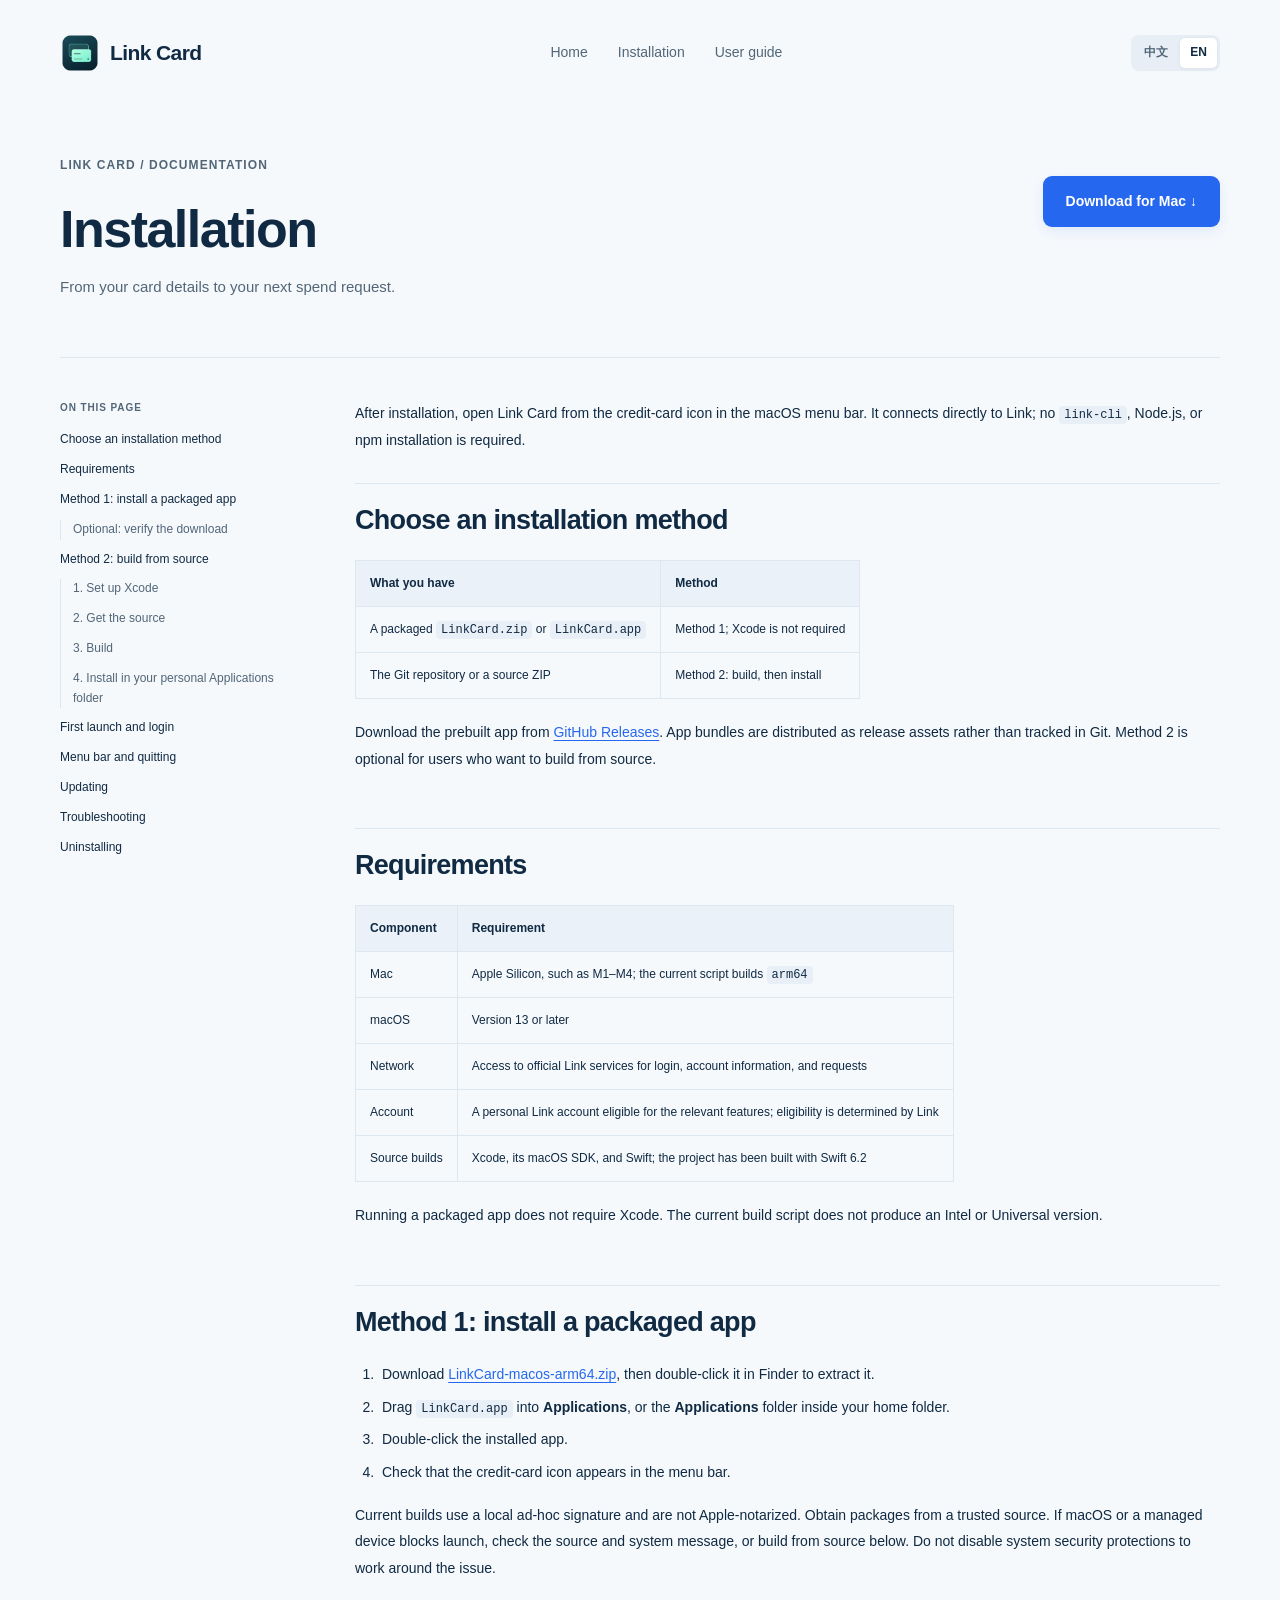
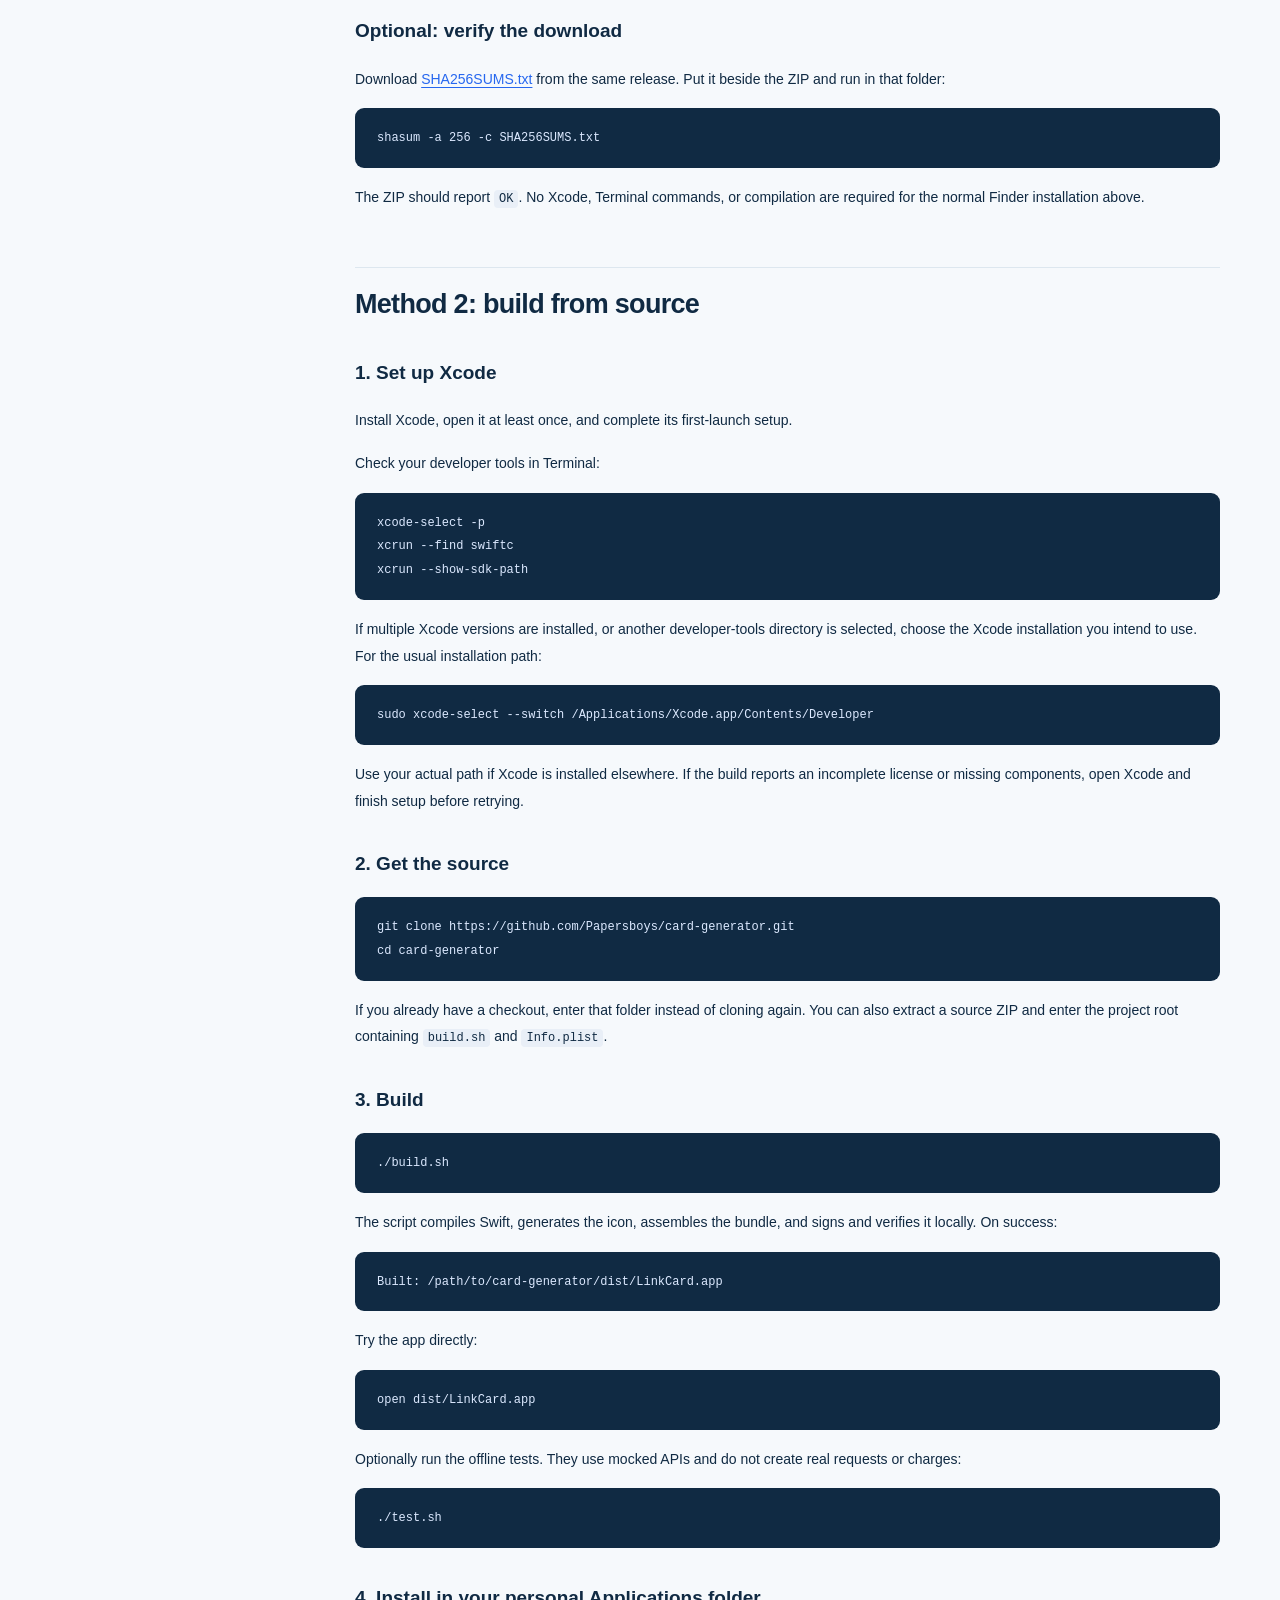
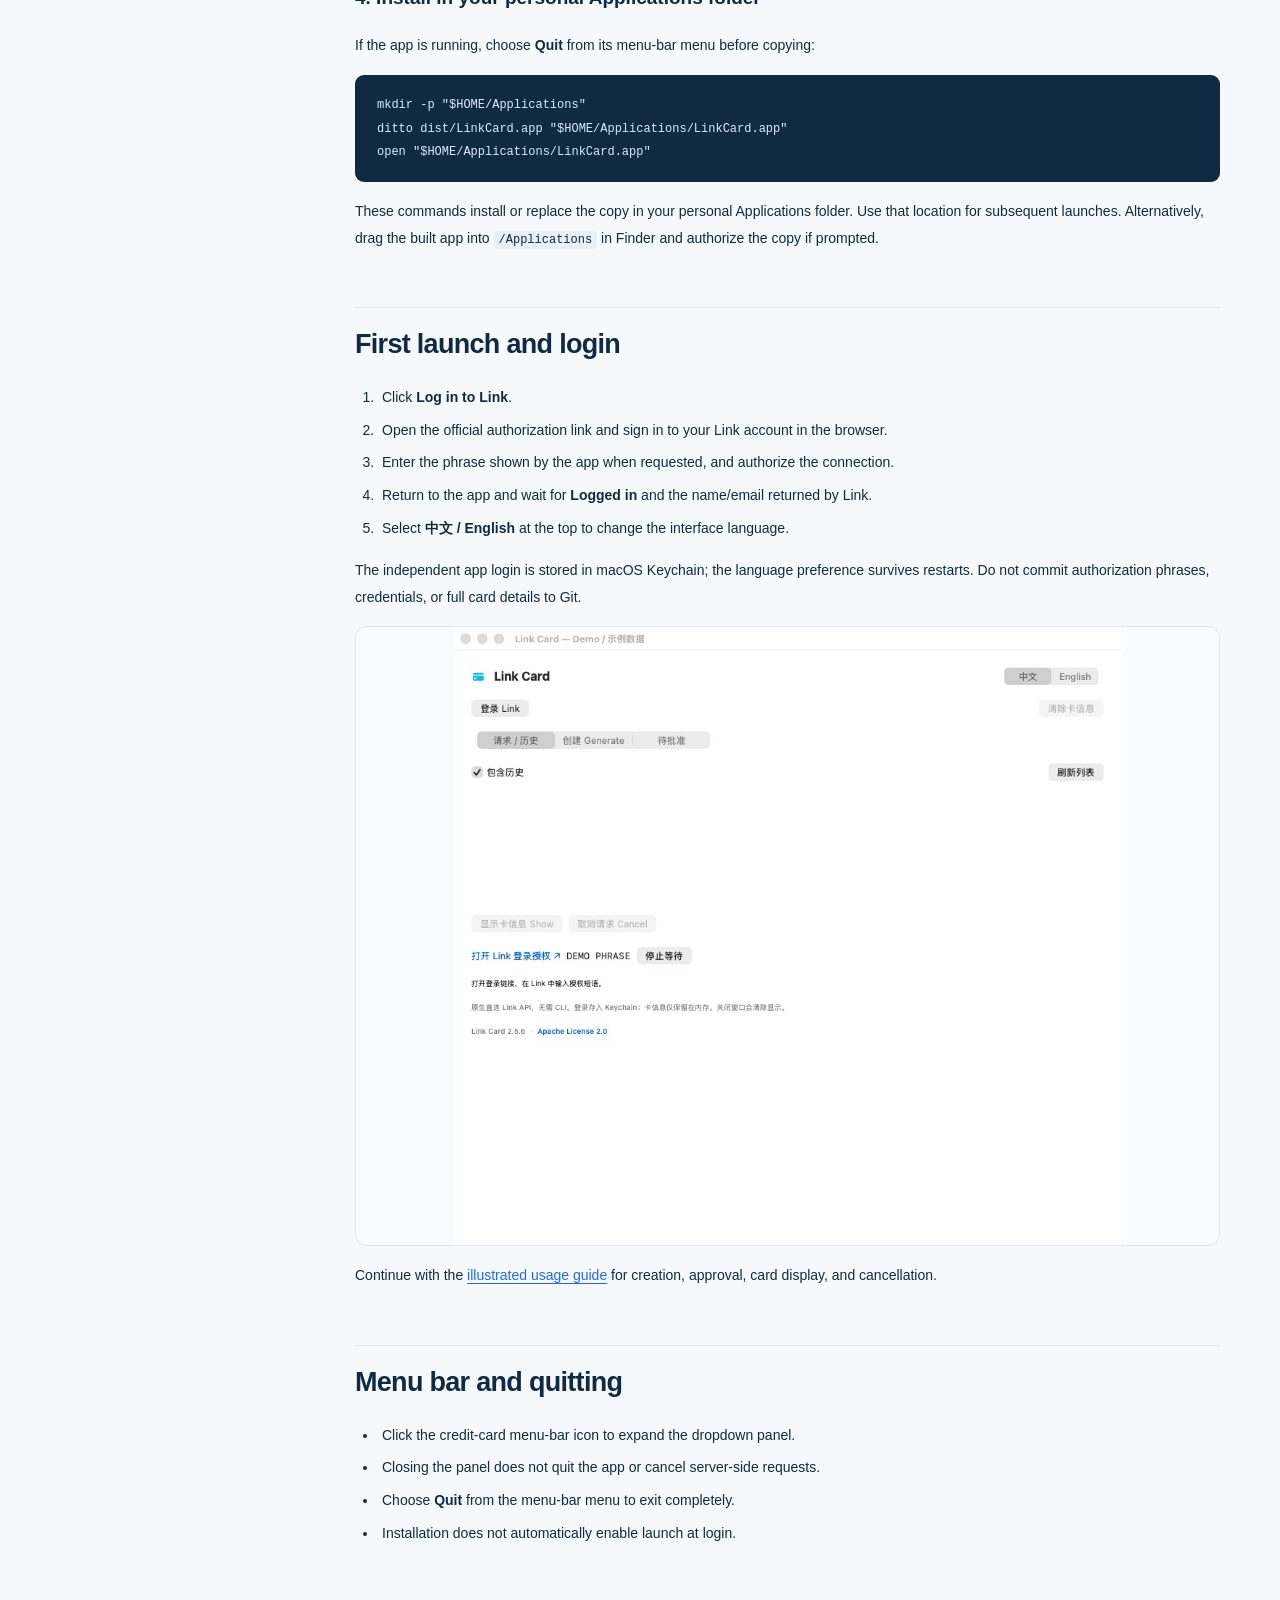
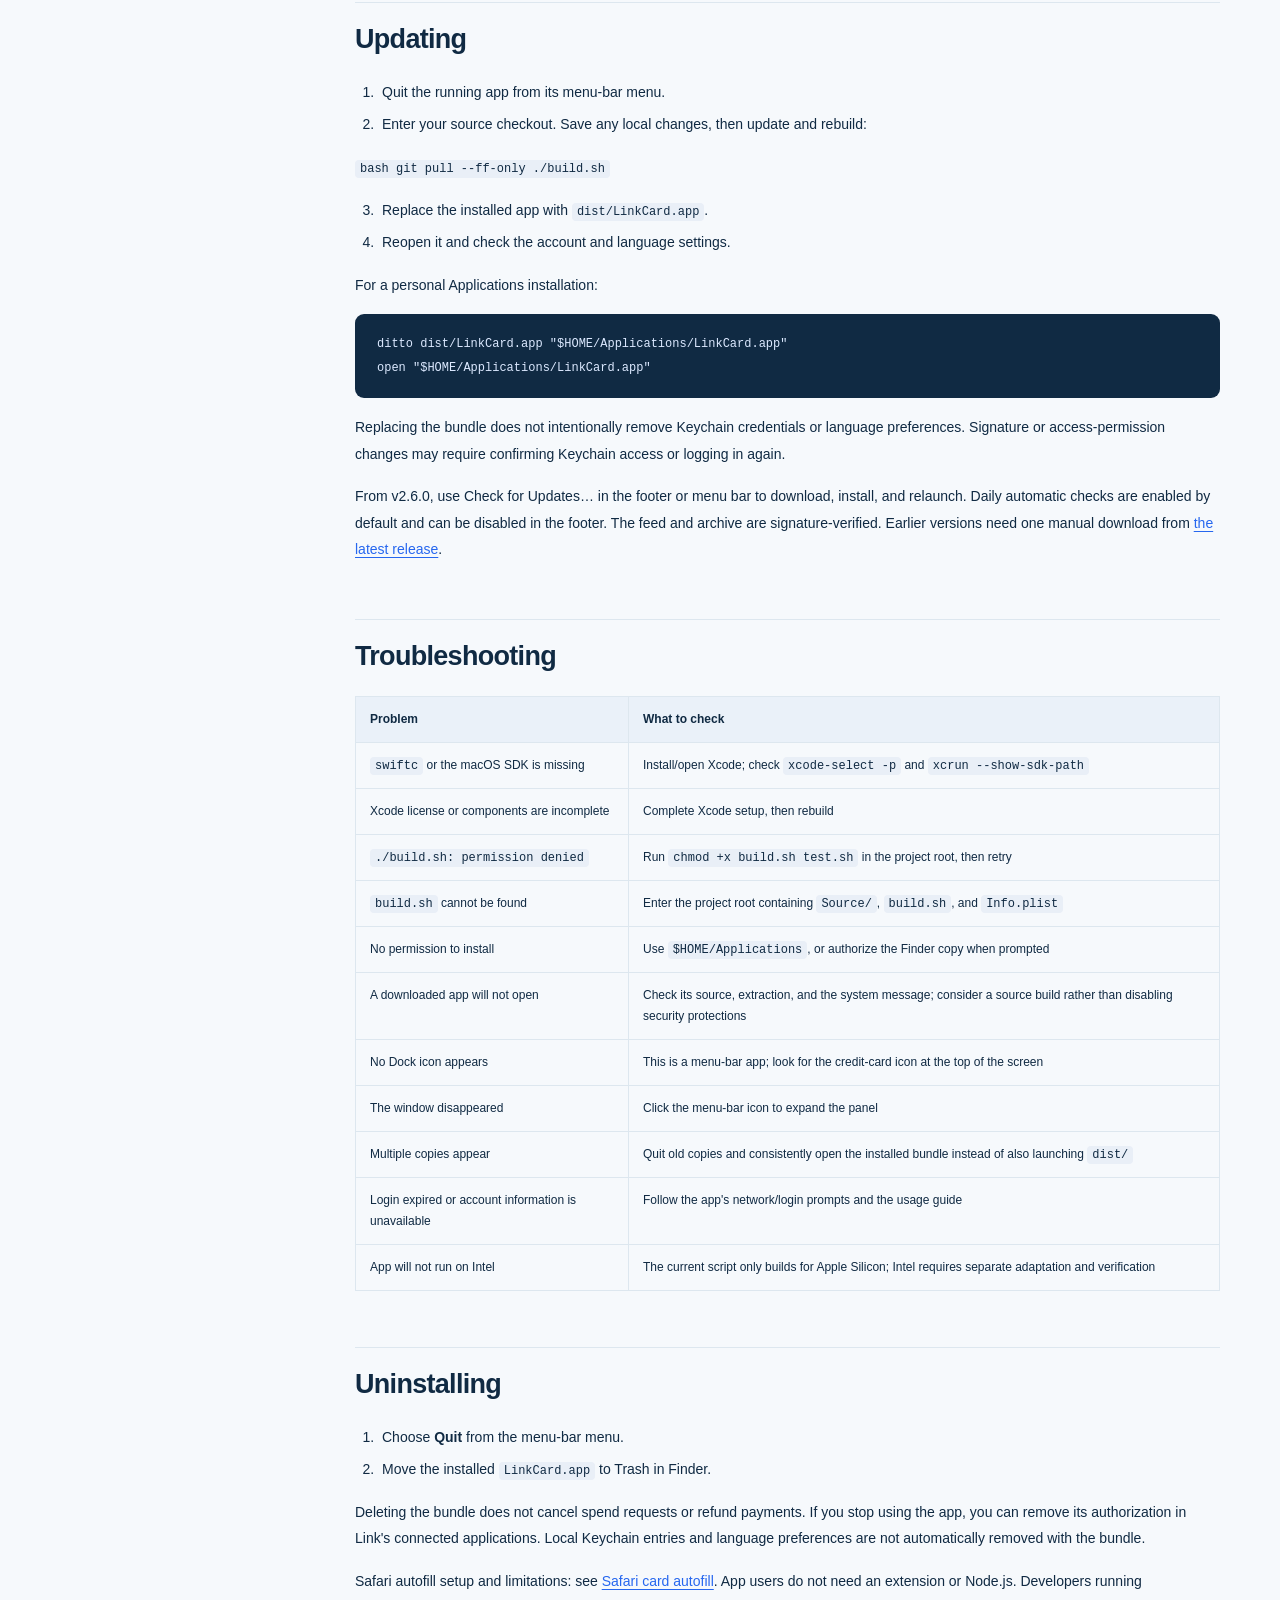
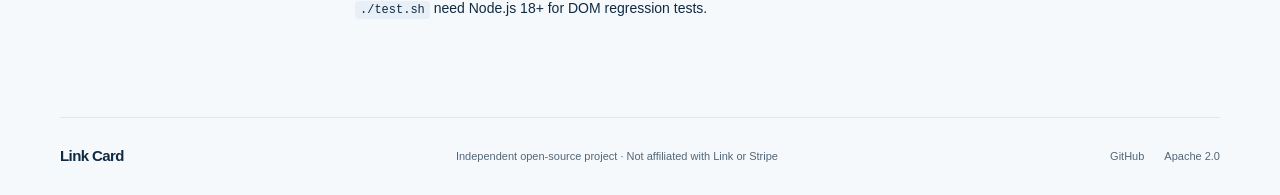
<file: docs/install.en.html>
<!doctype html>
<html lang="en"><head><meta charset="utf-8"><meta name="viewport" content="width=device-width,initial-scale=1"><title>Installation · Link Card</title>
<meta name="description" content="Install Link Card, view Visa virtual card details, and create and approve requests.">
<link rel="icon" type="image/png" href="site/app-icon.png"><link rel="stylesheet" href="site/style.css"><link rel="stylesheet" href="site/guide.css"></head>
<body class="guide-page"><a class="skip" href="#article">Skip to content</a>
<header class="header wrap"><a class="brand" href="index.html?lang=en"><img src="site/app-icon.png" width="40" height="40" alt=""><span>Link Card</span></a>
<nav aria-label="Navigation"><a href="index.html?lang=en">Home</a><a href="install.en.html">Installation</a><a href="guide.en.html">User guide</a></nav>
<div class="header-actions"><div class="language"><a href="install.html" >中文</a><a href="install.en.html" aria-current="page">EN</a></div></div></header>
<div class="guide-title wrap"><p class="eyebrow">LINK CARD / DOCUMENTATION</p><h1>Installation</h1><p>From your card details to your next spend request.</p><a class="button primary" href="https://github.com/Papersboys/card-generator/releases/latest/download/LinkCard-macos-arm64.zip">Download for Mac ↓</a></div>
<main class="guide-layout wrap"><aside class="guide-toc" aria-label="On this page"><p>ON THIS PAGE</p><div class="toc">
<ul>
<li><a href="#choose-an-installation-method">Choose an installation method</a></li>
<li><a href="#requirements">Requirements</a></li>
<li><a href="#method-1-install-a-packaged-app">Method 1: install a packaged app</a><ul>
<li><a href="#optional-verify-the-download">Optional: verify the download</a></li>
</ul>
</li>
<li><a href="#method-2-build-from-source">Method 2: build from source</a><ul>
<li><a href="#1-set-up-xcode">1. Set up Xcode</a></li>
<li><a href="#2-get-the-source">2. Get the source</a></li>
<li><a href="#3-build">3. Build</a></li>
<li><a href="#4-install-in-your-personal-applications-folder">4. Install in your personal Applications folder</a></li>
</ul>
</li>
<li><a href="#first-launch-and-login">First launch and login</a></li>
<li><a href="#menu-bar-and-quitting">Menu bar and quitting</a></li>
<li><a href="#updating">Updating</a></li>
<li><a href="#troubleshooting">Troubleshooting</a></li>
<li><a href="#uninstalling">Uninstalling</a></li>
</ul>
</div>
</aside><article id="article" class="guide-article"><p>After installation, open Link Card from the credit-card icon in the macOS menu bar. It connects directly to Link; no <code>link-cli</code>, Node.js, or npm installation is required.</p>
<h2 id="choose-an-installation-method">Choose an installation method</h2>
<table>
<thead>
<tr>
<th>What you have</th>
<th>Method</th>
</tr>
</thead>
<tbody>
<tr>
<td>A packaged <code>LinkCard.zip</code> or <code>LinkCard.app</code></td>
<td>Method 1; Xcode is not required</td>
</tr>
<tr>
<td>The Git repository or a source ZIP</td>
<td>Method 2: build, then install</td>
</tr>
</tbody>
</table>
<p>Download the prebuilt app from <a href="https://github.com/Papersboys/card-generator/releases/latest">GitHub Releases</a>. App bundles are distributed as release assets rather than tracked in Git. Method 2 is optional for users who want to build from source.</p>
<h2 id="requirements">Requirements</h2>
<table>
<thead>
<tr>
<th>Component</th>
<th>Requirement</th>
</tr>
</thead>
<tbody>
<tr>
<td>Mac</td>
<td>Apple Silicon, such as M1–M4; the current script builds <code>arm64</code></td>
</tr>
<tr>
<td>macOS</td>
<td>Version 13 or later</td>
</tr>
<tr>
<td>Network</td>
<td>Access to official Link services for login, account information, and requests</td>
</tr>
<tr>
<td>Account</td>
<td>A personal Link account eligible for the relevant features; eligibility is determined by Link</td>
</tr>
<tr>
<td>Source builds</td>
<td>Xcode, its macOS SDK, and Swift; the project has been built with Swift 6.2</td>
</tr>
</tbody>
</table>
<p>Running a packaged app does not require Xcode. The current build script does not produce an Intel or Universal version.</p>
<h2 id="method-1-install-a-packaged-app">Method 1: install a packaged app</h2>
<ol>
<li>Download <a href="https://github.com/Papersboys/card-generator/releases/latest/download/LinkCard-macos-arm64.zip">LinkCard-macos-arm64.zip</a>, then double-click it in Finder to extract it.</li>
<li>Drag <code>LinkCard.app</code> into <strong>Applications</strong>, or the <strong>Applications</strong> folder inside your home folder.</li>
<li>Double-click the installed app.</li>
<li>Check that the credit-card icon appears in the menu bar.</li>
</ol>
<p>Current builds use a local ad-hoc signature and are not Apple-notarized. Obtain packages from a trusted source. If macOS or a managed device blocks launch, check the source and system message, or build from source below. Do not disable system security protections to work around the issue.</p>
<h3 id="optional-verify-the-download">Optional: verify the download</h3>
<p>Download <a href="https://github.com/Papersboys/card-generator/releases/latest/download/SHA256SUMS.txt">SHA256SUMS.txt</a> from the same release. Put it beside the ZIP and run in that folder:</p>
<pre><code class="language-bash">shasum -a 256 -c SHA256SUMS.txt
</code></pre>
<p>The ZIP should report <code>OK</code>. No Xcode, Terminal commands, or compilation are required for the normal Finder installation above.</p>
<h2 id="method-2-build-from-source">Method 2: build from source</h2>
<h3 id="1-set-up-xcode">1. Set up Xcode</h3>
<p>Install Xcode, open it at least once, and complete its first-launch setup.</p>
<p>Check your developer tools in Terminal:</p>
<pre><code class="language-bash">xcode-select -p
xcrun --find swiftc
xcrun --show-sdk-path
</code></pre>
<p>If multiple Xcode versions are installed, or another developer-tools directory is selected, choose the Xcode installation you intend to use. For the usual installation path:</p>
<pre><code class="language-bash">sudo xcode-select --switch /Applications/Xcode.app/Contents/Developer
</code></pre>
<p>Use your actual path if Xcode is installed elsewhere. If the build reports an incomplete license or missing components, open Xcode and finish setup before retrying.</p>
<h3 id="2-get-the-source">2. Get the source</h3>
<pre><code class="language-bash">git clone https://github.com/Papersboys/card-generator.git
cd card-generator
</code></pre>
<p>If you already have a checkout, enter that folder instead of cloning again. You can also extract a source ZIP and enter the project root containing <code>build.sh</code> and <code>Info.plist</code>.</p>
<h3 id="3-build">3. Build</h3>
<pre><code class="language-bash">./build.sh
</code></pre>
<p>The script compiles Swift, generates the icon, assembles the bundle, and signs and verifies it locally. On success:</p>
<pre><code class="language-text">Built: /path/to/card-generator/dist/LinkCard.app
</code></pre>
<p>Try the app directly:</p>
<pre><code class="language-bash">open dist/LinkCard.app
</code></pre>
<p>Optionally run the offline tests. They use mocked APIs and do not create real requests or charges:</p>
<pre><code class="language-bash">./test.sh
</code></pre>
<h3 id="4-install-in-your-personal-applications-folder">4. Install in your personal Applications folder</h3>
<p>If the app is running, choose <strong>Quit</strong> from its menu-bar menu before copying:</p>
<pre><code class="language-bash">mkdir -p &quot;$HOME/Applications&quot;
ditto dist/LinkCard.app &quot;$HOME/Applications/LinkCard.app&quot;
open &quot;$HOME/Applications/LinkCard.app&quot;
</code></pre>
<p>These commands install or replace the copy in your personal Applications folder. Use that location for subsequent launches. Alternatively, drag the built app into <code>/Applications</code> in Finder and authorize the copy if prompted.</p>
<h2 id="first-launch-and-login">First launch and login</h2>
<ol>
<li>Click <strong>Log in to Link</strong>.</li>
<li>Open the official authorization link and sign in to your Link account in the browser.</li>
<li>Enter the phrase shown by the app when requested, and authorize the connection.</li>
<li>Return to the app and wait for <strong>Logged in</strong> and the name/email returned by Link.</li>
<li>Select <strong>中文 / English</strong> at the top to change the interface language.</li>
</ol>
<p>The independent app login is stored in macOS Keychain; the language preference survives restarts. Do not commit authorization phrases, credentials, or full card details to Git.</p>
<p><img alt="Login authorization screen with fictional demo data; the interface is shown in Chinese" src="images/login-zh.jpg" /></p>
<p>Continue with the <a href="guide.en.html">illustrated usage guide</a> for creation, approval, card display, and cancellation.</p>
<h2 id="menu-bar-and-quitting">Menu bar and quitting</h2>
<ul>
<li>Click the credit-card menu-bar icon to expand the dropdown panel.</li>
<li>Closing the panel does not quit the app or cancel server-side requests.</li>
<li>Choose <strong>Quit</strong> from the menu-bar menu to exit completely.</li>
<li>Installation does not automatically enable launch at login.</li>
</ul>
<h2 id="updating">Updating</h2>
<ol>
<li>Quit the running app from its menu-bar menu.</li>
<li>Enter your source checkout. Save any local changes, then update and rebuild:</li>
</ol>
<p><code>bash
   git pull --ff-only
   ./build.sh</code></p>
<ol start="3">
<li>Replace the installed app with <code>dist/LinkCard.app</code>.</li>
<li>Reopen it and check the account and language settings.</li>
</ol>
<p>For a personal Applications installation:</p>
<pre><code class="language-bash">ditto dist/LinkCard.app &quot;$HOME/Applications/LinkCard.app&quot;
open &quot;$HOME/Applications/LinkCard.app&quot;
</code></pre>
<p>Replacing the bundle does not intentionally remove Keychain credentials or language preferences. Signature or access-permission changes may require confirming Keychain access or logging in again.</p>
<p>From v2.6.0, use Check for Updates… in the footer or menu bar to download, install, and relaunch. Daily automatic checks are enabled by default and can be disabled in the footer. The feed and archive are signature-verified. Earlier versions need one manual download from <a href="https://github.com/Papersboys/card-generator/releases/latest">the latest release</a>.</p>
<h2 id="troubleshooting">Troubleshooting</h2>
<table>
<thead>
<tr>
<th>Problem</th>
<th>What to check</th>
</tr>
</thead>
<tbody>
<tr>
<td><code>swiftc</code> or the macOS SDK is missing</td>
<td>Install/open Xcode; check <code>xcode-select -p</code> and <code>xcrun --show-sdk-path</code></td>
</tr>
<tr>
<td>Xcode license or components are incomplete</td>
<td>Complete Xcode setup, then rebuild</td>
</tr>
<tr>
<td><code>./build.sh: permission denied</code></td>
<td>Run <code>chmod +x build.sh test.sh</code> in the project root, then retry</td>
</tr>
<tr>
<td><code>build.sh</code> cannot be found</td>
<td>Enter the project root containing <code>Source/</code>, <code>build.sh</code>, and <code>Info.plist</code></td>
</tr>
<tr>
<td>No permission to install</td>
<td>Use <code>$HOME/Applications</code>, or authorize the Finder copy when prompted</td>
</tr>
<tr>
<td>A downloaded app will not open</td>
<td>Check its source, extraction, and the system message; consider a source build rather than disabling security protections</td>
</tr>
<tr>
<td>No Dock icon appears</td>
<td>This is a menu-bar app; look for the credit-card icon at the top of the screen</td>
</tr>
<tr>
<td>The window disappeared</td>
<td>Click the menu-bar icon to expand the panel</td>
</tr>
<tr>
<td>Multiple copies appear</td>
<td>Quit old copies and consistently open the installed bundle instead of also launching <code>dist/</code></td>
</tr>
<tr>
<td>Login expired or account information is unavailable</td>
<td>Follow the app's network/login prompts and the usage guide</td>
</tr>
<tr>
<td>App will not run on Intel</td>
<td>The current script only builds for Apple Silicon; Intel requires separate adaptation and verification</td>
</tr>
</tbody>
</table>
<h2 id="uninstalling">Uninstalling</h2>
<ol>
<li>Choose <strong>Quit</strong> from the menu-bar menu.</li>
<li>Move the installed <code>LinkCard.app</code> to Trash in Finder.</li>
</ol>
<p>Deleting the bundle does not cancel spend requests or refund payments. If you stop using the app, you can remove its authorization in Link's connected applications. Local Keychain entries and language preferences are not automatically removed with the bundle.</p>
<p>Safari autofill setup and limitations: see <a href="guide.en.html#safari-card-autofill-2130">Safari card autofill</a>. App users do not need an extension or Node.js. Developers running <code>./test.sh</code> need Node.js 18+ for DOM regression tests.</p></article></main>
<footer class="footer wrap"><a class="brand" href="index.html">Link Card</a><p>Independent open-source project · Not affiliated with Link or Stripe</p><div><a href="https://github.com/Papersboys/card-generator">GitHub</a><a href="https://github.com/Papersboys/card-generator/blob/main/LICENSE">Apache 2.0</a></div></footer>
</body></html>
</file>
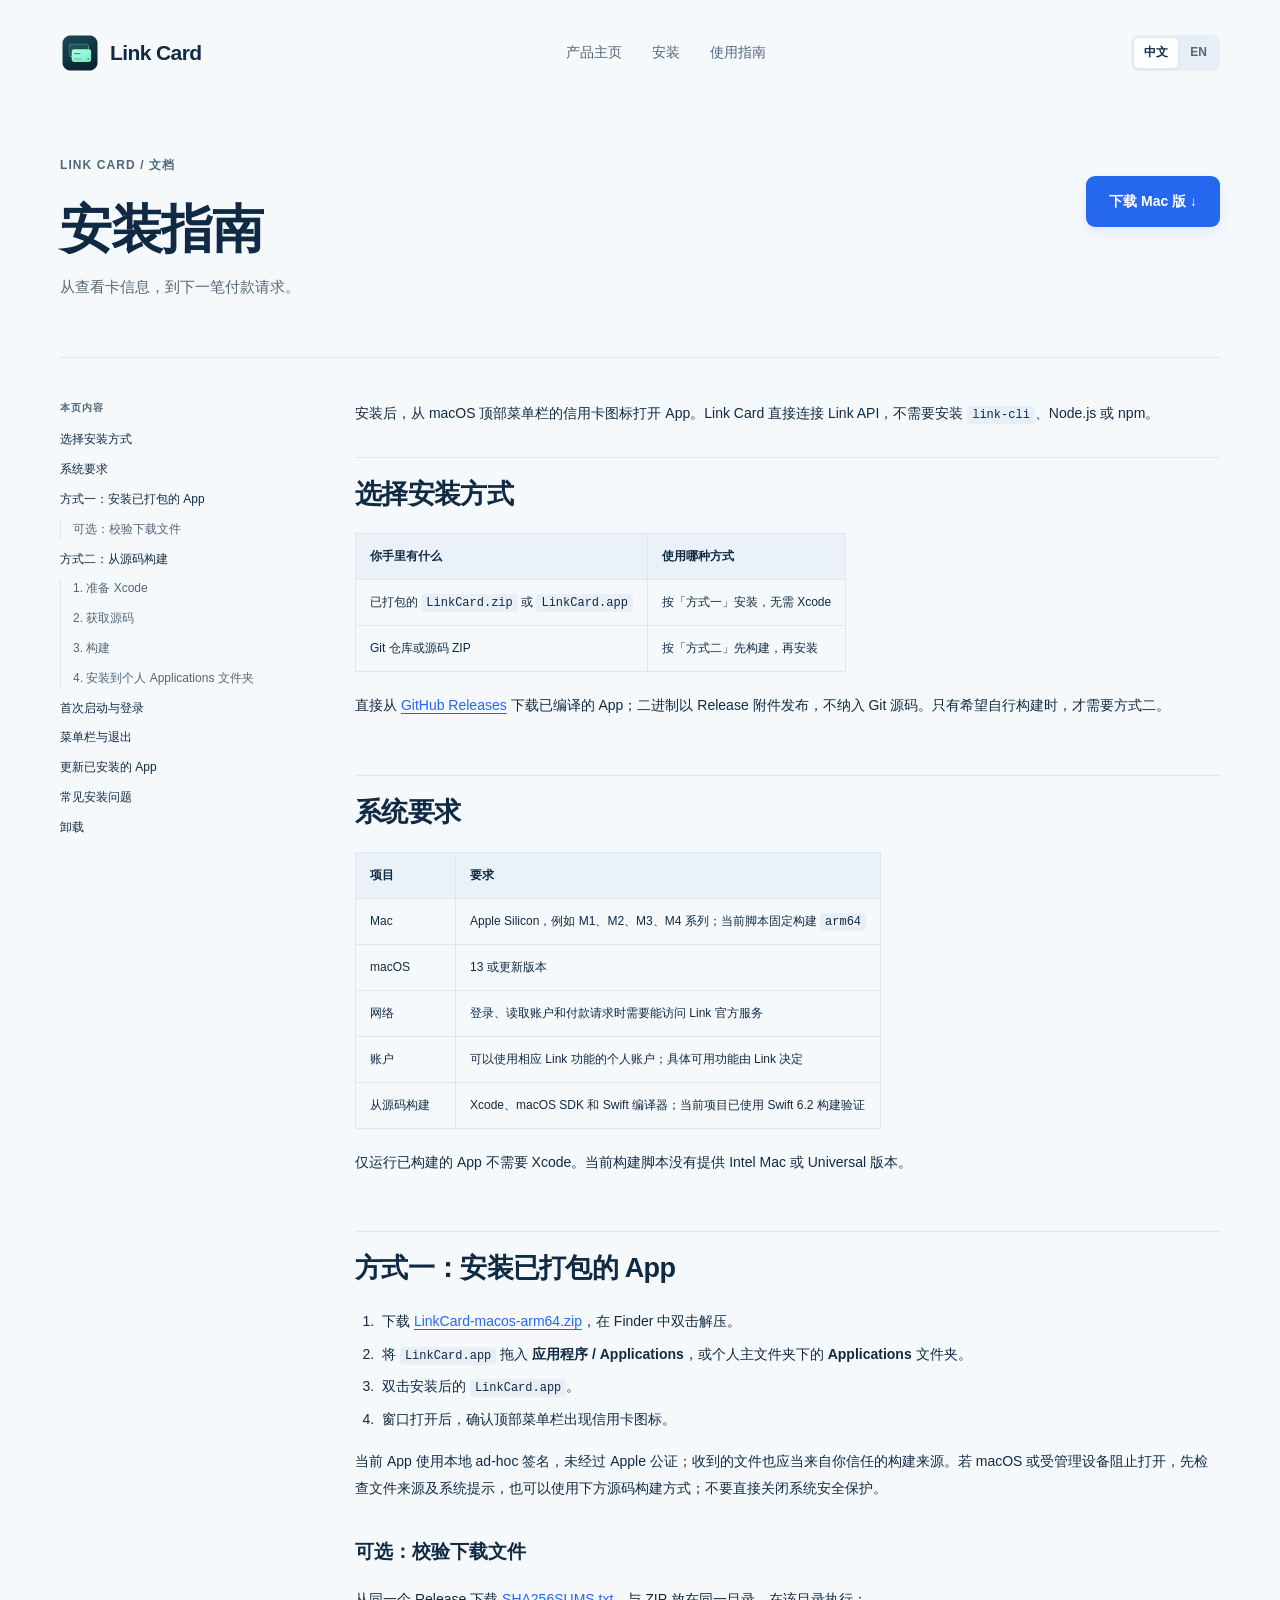
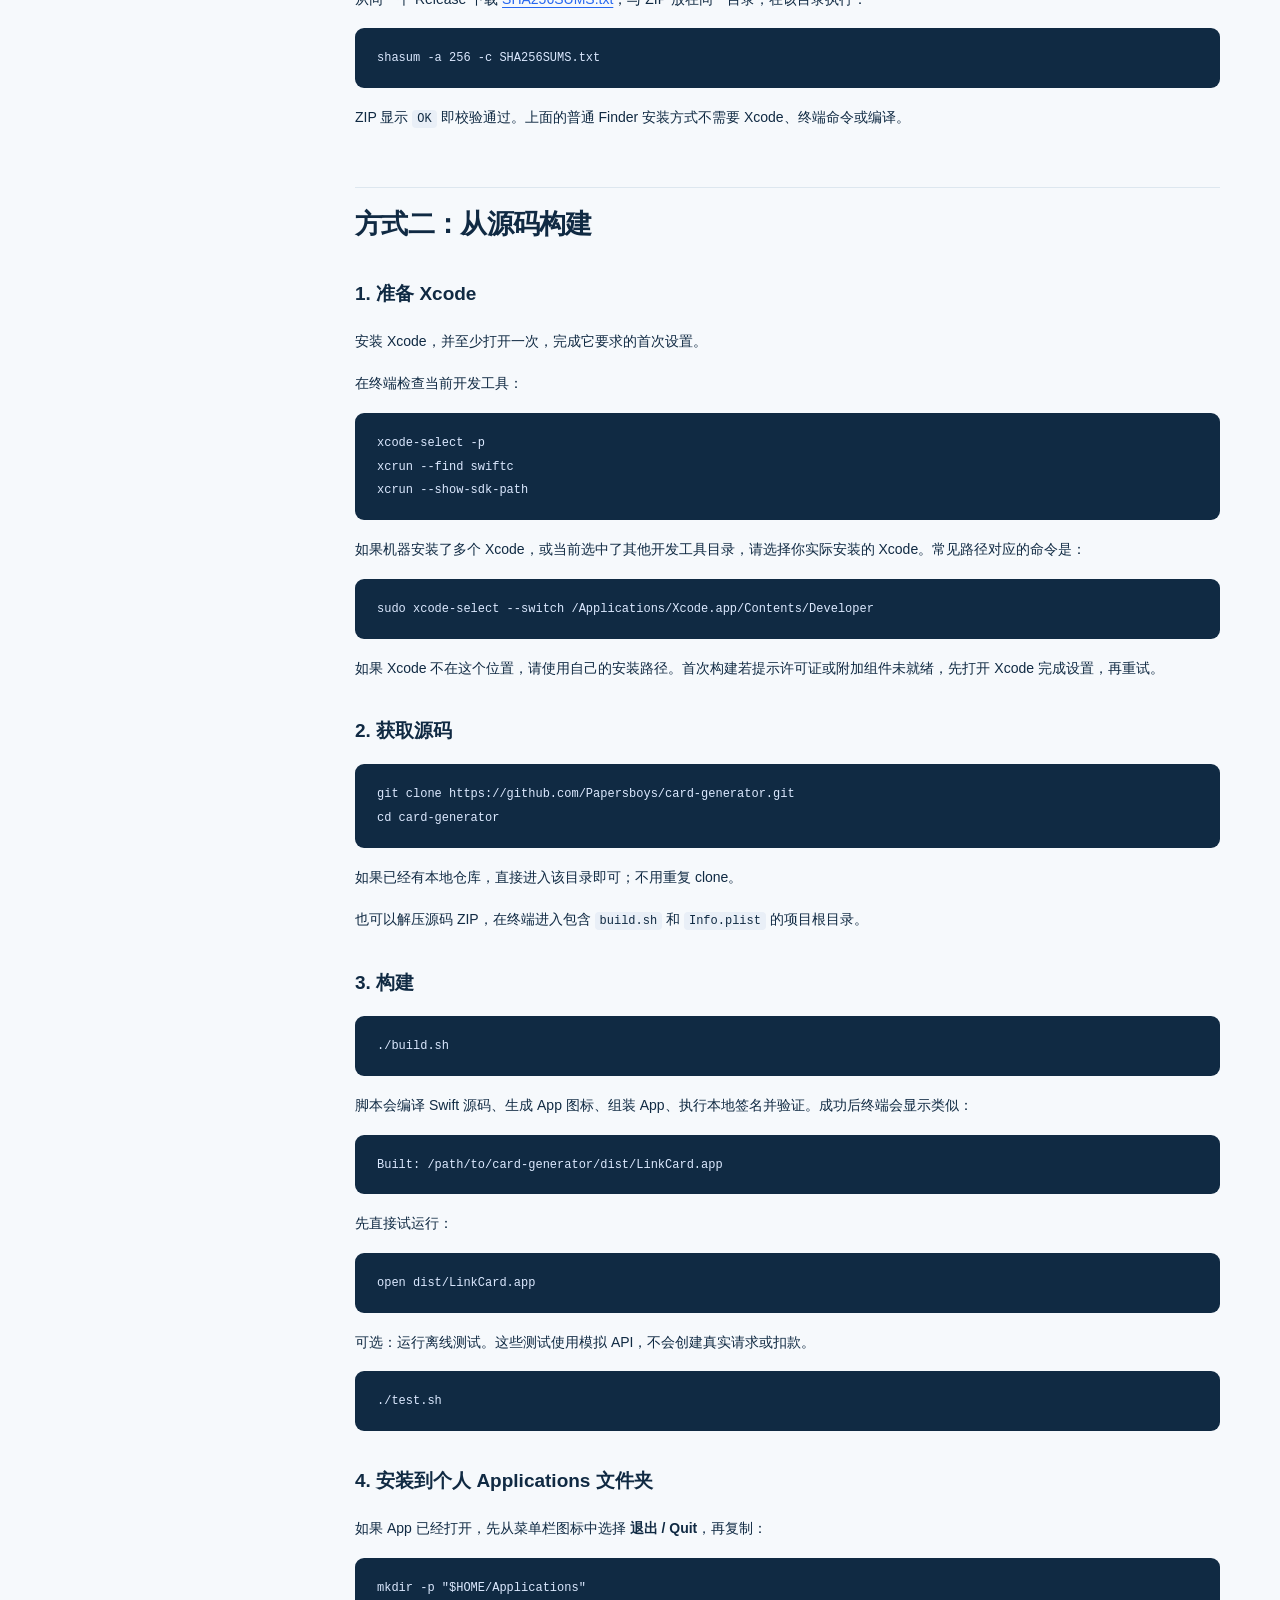
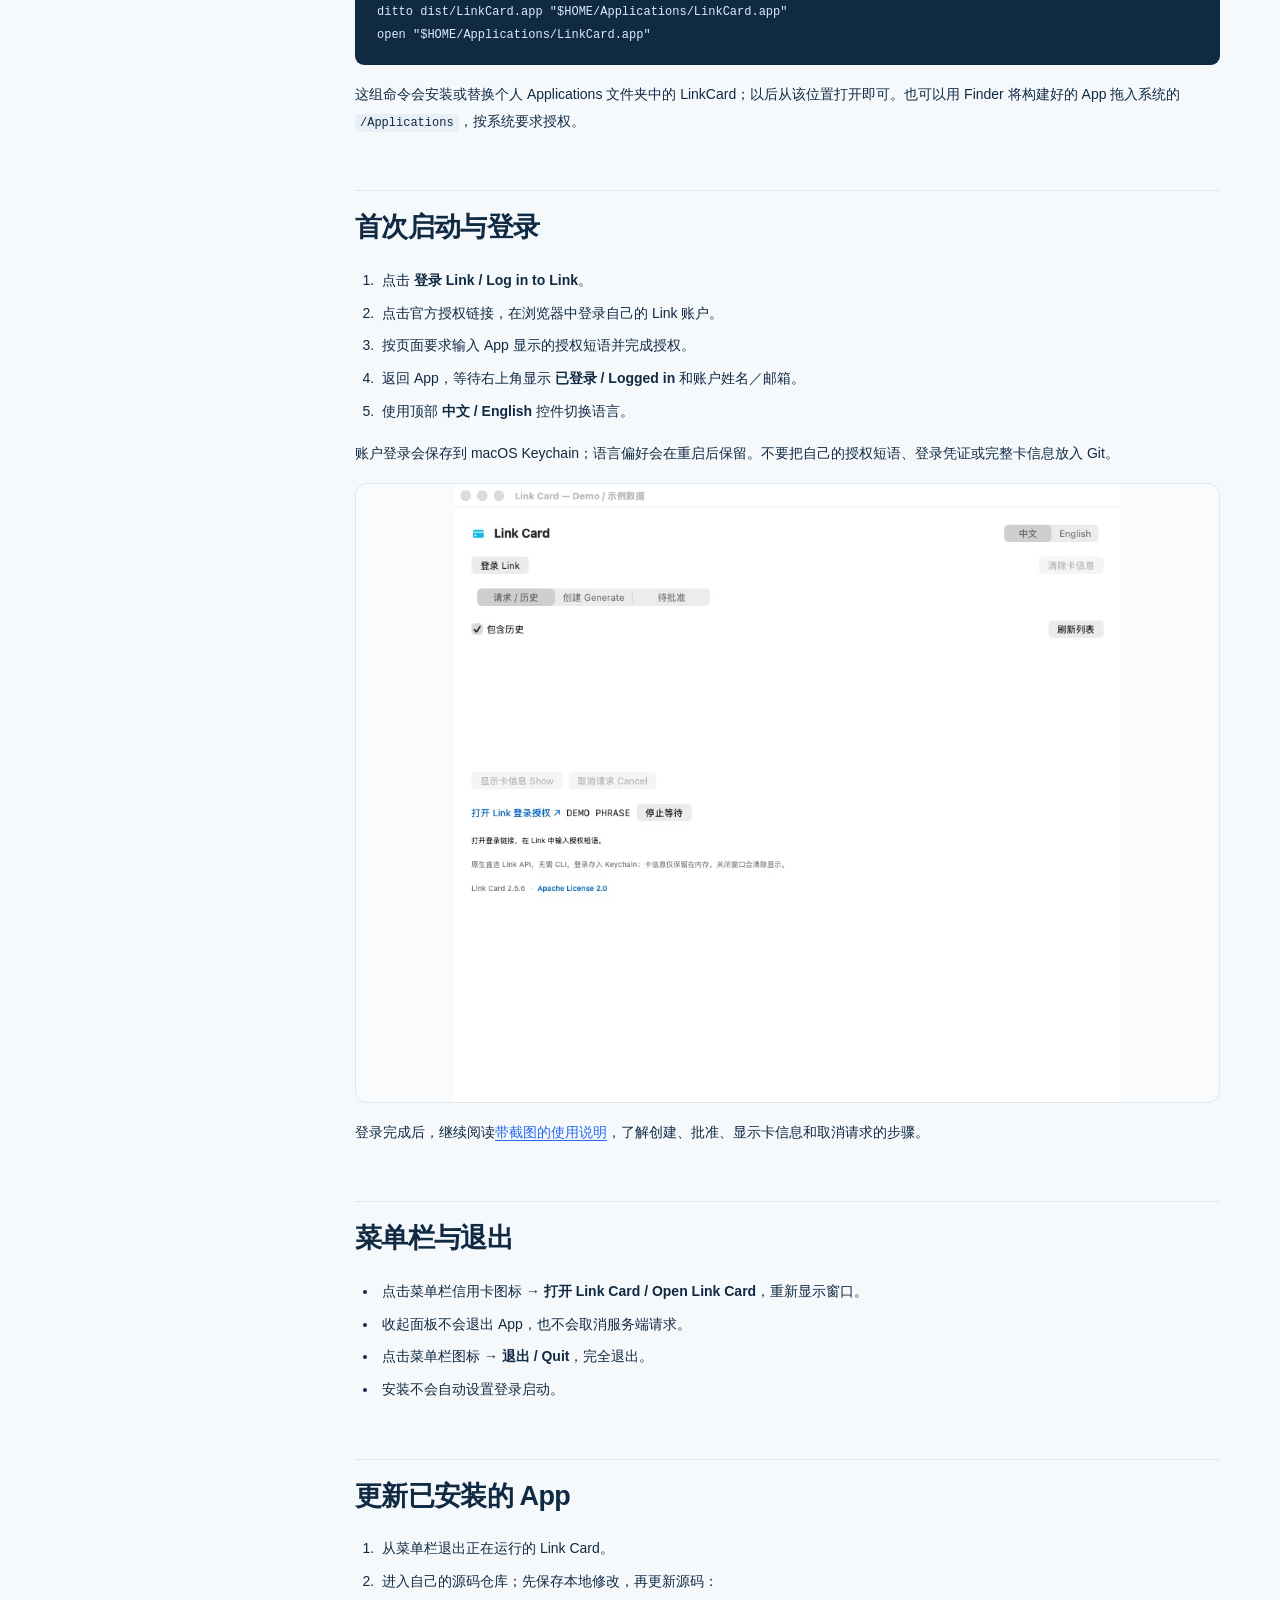
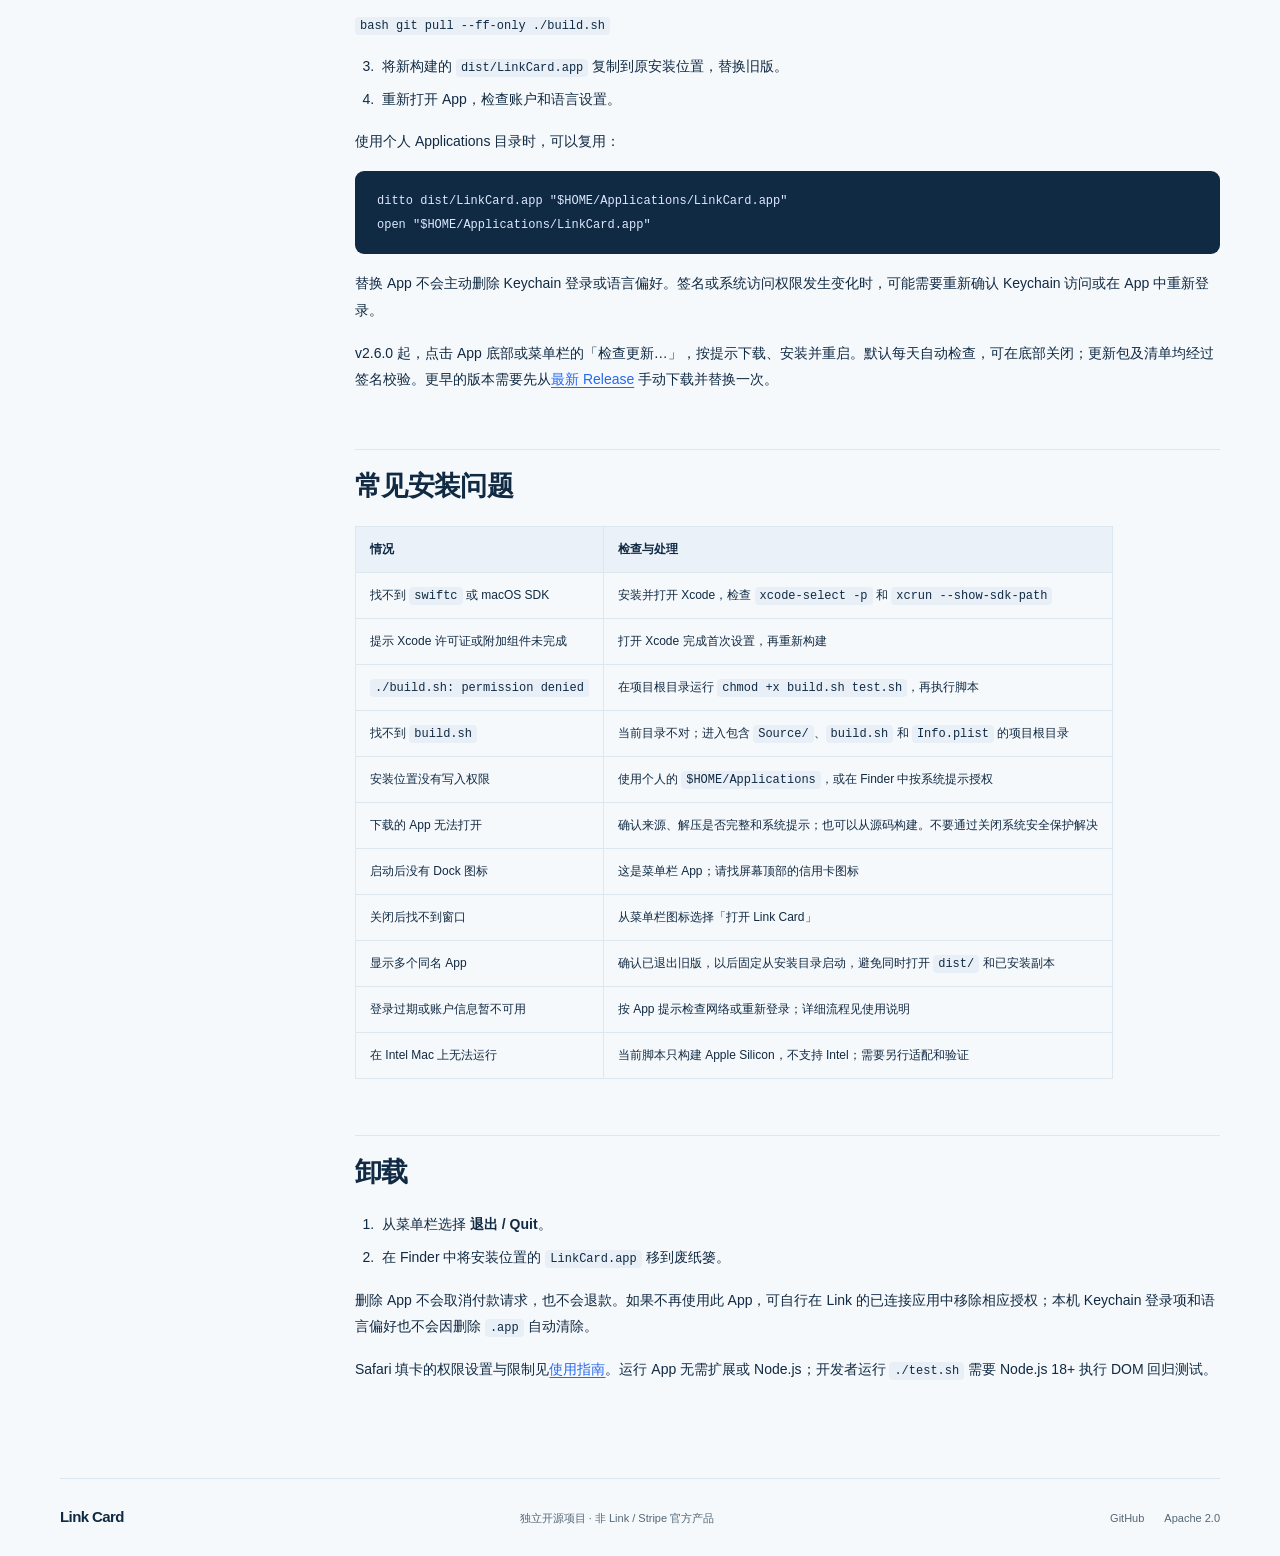
<file: docs/install.html>
<!doctype html>
<html lang="zh-CN"><head><meta charset="utf-8"><meta name="viewport" content="width=device-width,initial-scale=1"><title>安装指南 · Link Card</title>
<meta name="description" content="Link Card 的安装、Visa 虚拟卡信息、创建与批准请求操作指南。">
<link rel="icon" type="image/png" href="site/app-icon.png"><link rel="stylesheet" href="site/style.css"><link rel="stylesheet" href="site/guide.css"></head>
<body class="guide-page"><a class="skip" href="#article">跳到正文</a>
<header class="header wrap"><a class="brand" href="index.html"><img src="site/app-icon.png" width="40" height="40" alt=""><span>Link Card</span></a>
<nav aria-label="导航"><a href="index.html">产品主页</a><a href="install.html">安装</a><a href="guide.html">使用指南</a></nav>
<div class="header-actions"><div class="language"><a href="install.html" aria-current="page">中文</a><a href="install.en.html" >EN</a></div></div></header>
<div class="guide-title wrap"><p class="eyebrow">LINK CARD / 文档</p><h1>安装指南</h1><p>从查看卡信息，到下一笔付款请求。</p><a class="button primary" href="https://github.com/Papersboys/card-generator/releases/latest/download/LinkCard-macos-arm64.zip">下载 Mac 版 ↓</a></div>
<main class="guide-layout wrap"><aside class="guide-toc" aria-label="目录"><p>本页内容</p><div class="toc">
<ul>
<li><a href="#_1">选择安装方式</a></li>
<li><a href="#_2">系统要求</a></li>
<li><a href="#app">方式一：安装已打包的 App</a><ul>
<li><a href="#_3">可选：校验下载文件</a></li>
</ul>
</li>
<li><a href="#_4">方式二：从源码构建</a><ul>
<li><a href="#1-xcode">1. 准备 Xcode</a></li>
<li><a href="#2">2. 获取源码</a></li>
<li><a href="#3">3. 构建</a></li>
<li><a href="#4-applications">4. 安装到个人 Applications 文件夹</a></li>
</ul>
</li>
<li><a href="#_5">首次启动与登录</a></li>
<li><a href="#_6">菜单栏与退出</a></li>
<li><a href="#app_1">更新已安装的 App</a></li>
<li><a href="#_7">常见安装问题</a></li>
<li><a href="#_8">卸载</a></li>
</ul>
</div>
</aside><article id="article" class="guide-article"><p>安装后，从 macOS 顶部菜单栏的信用卡图标打开 App。Link Card 直接连接 Link API，不需要安装 <code>link-cli</code>、Node.js 或 npm。</p>
<h2 id="_1">选择安装方式</h2>
<table>
<thead>
<tr>
<th>你手里有什么</th>
<th>使用哪种方式</th>
</tr>
</thead>
<tbody>
<tr>
<td>已打包的 <code>LinkCard.zip</code> 或 <code>LinkCard.app</code></td>
<td>按「方式一」安装，无需 Xcode</td>
</tr>
<tr>
<td>Git 仓库或源码 ZIP</td>
<td>按「方式二」先构建，再安装</td>
</tr>
</tbody>
</table>
<p>直接从 <a href="https://github.com/Papersboys/card-generator/releases/latest">GitHub Releases</a> 下载已编译的 App；二进制以 Release 附件发布，不纳入 Git 源码。只有希望自行构建时，才需要方式二。</p>
<h2 id="_2">系统要求</h2>
<table>
<thead>
<tr>
<th>项目</th>
<th>要求</th>
</tr>
</thead>
<tbody>
<tr>
<td>Mac</td>
<td>Apple Silicon，例如 M1、M2、M3、M4 系列；当前脚本固定构建 <code>arm64</code></td>
</tr>
<tr>
<td>macOS</td>
<td>13 或更新版本</td>
</tr>
<tr>
<td>网络</td>
<td>登录、读取账户和付款请求时需要能访问 Link 官方服务</td>
</tr>
<tr>
<td>账户</td>
<td>可以使用相应 Link 功能的个人账户；具体可用功能由 Link 决定</td>
</tr>
<tr>
<td>从源码构建</td>
<td>Xcode、macOS SDK 和 Swift 编译器；当前项目已使用 Swift 6.2 构建验证</td>
</tr>
</tbody>
</table>
<p>仅运行已构建的 App 不需要 Xcode。当前构建脚本没有提供 Intel Mac 或 Universal 版本。</p>
<h2 id="app">方式一：安装已打包的 App</h2>
<ol>
<li>下载 <a href="https://github.com/Papersboys/card-generator/releases/latest/download/LinkCard-macos-arm64.zip">LinkCard-macos-arm64.zip</a>，在 Finder 中双击解压。</li>
<li>将 <code>LinkCard.app</code> 拖入 <strong>应用程序 / Applications</strong>，或个人主文件夹下的 <strong>Applications</strong> 文件夹。</li>
<li>双击安装后的 <code>LinkCard.app</code>。</li>
<li>窗口打开后，确认顶部菜单栏出现信用卡图标。</li>
</ol>
<p>当前 App 使用本地 ad-hoc 签名，未经过 Apple 公证；收到的文件也应当来自你信任的构建来源。若 macOS 或受管理设备阻止打开，先检查文件来源及系统提示，也可以使用下方源码构建方式；不要直接关闭系统安全保护。</p>
<h3 id="_3">可选：校验下载文件</h3>
<p>从同一个 Release 下载 <a href="https://github.com/Papersboys/card-generator/releases/latest/download/SHA256SUMS.txt">SHA256SUMS.txt</a>，与 ZIP 放在同一目录，在该目录执行：</p>
<pre><code class="language-bash">shasum -a 256 -c SHA256SUMS.txt
</code></pre>
<p>ZIP 显示 <code>OK</code> 即校验通过。上面的普通 Finder 安装方式不需要 Xcode、终端命令或编译。</p>
<h2 id="_4">方式二：从源码构建</h2>
<h3 id="1-xcode">1. 准备 Xcode</h3>
<p>安装 Xcode，并至少打开一次，完成它要求的首次设置。</p>
<p>在终端检查当前开发工具：</p>
<pre><code class="language-bash">xcode-select -p
xcrun --find swiftc
xcrun --show-sdk-path
</code></pre>
<p>如果机器安装了多个 Xcode，或当前选中了其他开发工具目录，请选择你实际安装的 Xcode。常见路径对应的命令是：</p>
<pre><code class="language-bash">sudo xcode-select --switch /Applications/Xcode.app/Contents/Developer
</code></pre>
<p>如果 Xcode 不在这个位置，请使用自己的安装路径。首次构建若提示许可证或附加组件未就绪，先打开 Xcode 完成设置，再重试。</p>
<h3 id="2">2. 获取源码</h3>
<pre><code class="language-bash">git clone https://github.com/Papersboys/card-generator.git
cd card-generator
</code></pre>
<p>如果已经有本地仓库，直接进入该目录即可；不用重复 clone。</p>
<p>也可以解压源码 ZIP，在终端进入包含 <code>build.sh</code> 和 <code>Info.plist</code> 的项目根目录。</p>
<h3 id="3">3. 构建</h3>
<pre><code class="language-bash">./build.sh
</code></pre>
<p>脚本会编译 Swift 源码、生成 App 图标、组装 App、执行本地签名并验证。成功后终端会显示类似：</p>
<pre><code class="language-text">Built: /path/to/card-generator/dist/LinkCard.app
</code></pre>
<p>先直接试运行：</p>
<pre><code class="language-bash">open dist/LinkCard.app
</code></pre>
<p>可选：运行离线测试。这些测试使用模拟 API，不会创建真实请求或扣款。</p>
<pre><code class="language-bash">./test.sh
</code></pre>
<h3 id="4-applications">4. 安装到个人 Applications 文件夹</h3>
<p>如果 App 已经打开，先从菜单栏图标中选择 <strong>退出 / Quit</strong>，再复制：</p>
<pre><code class="language-bash">mkdir -p &quot;$HOME/Applications&quot;
ditto dist/LinkCard.app &quot;$HOME/Applications/LinkCard.app&quot;
open &quot;$HOME/Applications/LinkCard.app&quot;
</code></pre>
<p>这组命令会安装或替换个人 Applications 文件夹中的 LinkCard；以后从该位置打开即可。也可以用 Finder 将构建好的 App 拖入系统的 <code>/Applications</code>，按系统要求授权。</p>
<h2 id="_5">首次启动与登录</h2>
<ol>
<li>点击 <strong>登录 Link / Log in to Link</strong>。</li>
<li>点击官方授权链接，在浏览器中登录自己的 Link 账户。</li>
<li>按页面要求输入 App 显示的授权短语并完成授权。</li>
<li>返回 App，等待右上角显示 <strong>已登录 / Logged in</strong> 和账户姓名／邮箱。</li>
<li>使用顶部 <strong>中文 / English</strong> 控件切换语言。</li>
</ol>
<p>账户登录会保存到 macOS Keychain；语言偏好会在重启后保留。不要把自己的授权短语、登录凭证或完整卡信息放入 Git。</p>
<p><img alt="登录授权界面，所有信息均为虚构示例" src="images/login-zh.jpg" /></p>
<p>登录完成后，继续阅读<a href="guide.html">带截图的使用说明</a>，了解创建、批准、显示卡信息和取消请求的步骤。</p>
<h2 id="_6">菜单栏与退出</h2>
<ul>
<li>点击菜单栏信用卡图标 → <strong>打开 Link Card / Open Link Card</strong>，重新显示窗口。</li>
<li>收起面板不会退出 App，也不会取消服务端请求。</li>
<li>点击菜单栏图标 → <strong>退出 / Quit</strong>，完全退出。</li>
<li>安装不会自动设置登录启动。</li>
</ul>
<h2 id="app_1">更新已安装的 App</h2>
<ol>
<li>从菜单栏退出正在运行的 Link Card。</li>
<li>进入自己的源码仓库；先保存本地修改，再更新源码：</li>
</ol>
<p><code>bash
   git pull --ff-only
   ./build.sh</code></p>
<ol start="3">
<li>将新构建的 <code>dist/LinkCard.app</code> 复制到原安装位置，替换旧版。</li>
<li>重新打开 App，检查账户和语言设置。</li>
</ol>
<p>使用个人 Applications 目录时，可以复用：</p>
<pre><code class="language-bash">ditto dist/LinkCard.app &quot;$HOME/Applications/LinkCard.app&quot;
open &quot;$HOME/Applications/LinkCard.app&quot;
</code></pre>
<p>替换 App 不会主动删除 Keychain 登录或语言偏好。签名或系统访问权限发生变化时，可能需要重新确认 Keychain 访问或在 App 中重新登录。</p>
<p>v2.6.0 起，点击 App 底部或菜单栏的「检查更新…」，按提示下载、安装并重启。默认每天自动检查，可在底部关闭；更新包及清单均经过签名校验。更早的版本需要先从<a href="https://github.com/Papersboys/card-generator/releases/latest">最新 Release</a> 手动下载并替换一次。</p>
<h2 id="_7">常见安装问题</h2>
<table>
<thead>
<tr>
<th>情况</th>
<th>检查与处理</th>
</tr>
</thead>
<tbody>
<tr>
<td>找不到 <code>swiftc</code> 或 macOS SDK</td>
<td>安装并打开 Xcode，检查 <code>xcode-select -p</code> 和 <code>xcrun --show-sdk-path</code></td>
</tr>
<tr>
<td>提示 Xcode 许可证或附加组件未完成</td>
<td>打开 Xcode 完成首次设置，再重新构建</td>
</tr>
<tr>
<td><code>./build.sh: permission denied</code></td>
<td>在项目根目录运行 <code>chmod +x build.sh test.sh</code>，再执行脚本</td>
</tr>
<tr>
<td>找不到 <code>build.sh</code></td>
<td>当前目录不对；进入包含 <code>Source/</code>、<code>build.sh</code> 和 <code>Info.plist</code> 的项目根目录</td>
</tr>
<tr>
<td>安装位置没有写入权限</td>
<td>使用个人的 <code>$HOME/Applications</code>，或在 Finder 中按系统提示授权</td>
</tr>
<tr>
<td>下载的 App 无法打开</td>
<td>确认来源、解压是否完整和系统提示；也可以从源码构建。不要通过关闭系统安全保护解决</td>
</tr>
<tr>
<td>启动后没有 Dock 图标</td>
<td>这是菜单栏 App；请找屏幕顶部的信用卡图标</td>
</tr>
<tr>
<td>关闭后找不到窗口</td>
<td>从菜单栏图标选择「打开 Link Card」</td>
</tr>
<tr>
<td>显示多个同名 App</td>
<td>确认已退出旧版，以后固定从安装目录启动，避免同时打开 <code>dist/</code> 和已安装副本</td>
</tr>
<tr>
<td>登录过期或账户信息暂不可用</td>
<td>按 App 提示检查网络或重新登录；详细流程见使用说明</td>
</tr>
<tr>
<td>在 Intel Mac 上无法运行</td>
<td>当前脚本只构建 Apple Silicon，不支持 Intel；需要另行适配和验证</td>
</tr>
</tbody>
</table>
<h2 id="_8">卸载</h2>
<ol>
<li>从菜单栏选择 <strong>退出 / Quit</strong>。</li>
<li>在 Finder 中将安装位置的 <code>LinkCard.app</code> 移到废纸篓。</li>
</ol>
<p>删除 App 不会取消付款请求，也不会退款。如果不再使用此 App，可自行在 Link 的已连接应用中移除相应授权；本机 Keychain 登录项和语言偏好也不会因删除 <code>.app</code> 自动清除。</p>
<p>Safari 填卡的权限设置与限制见<a href="guide.html#safari-一键填卡2130">使用指南</a>。运行 App 无需扩展或 Node.js；开发者运行 <code>./test.sh</code> 需要 Node.js 18+ 执行 DOM 回归测试。</p></article></main>
<footer class="footer wrap"><a class="brand" href="index.html">Link Card</a><p>独立开源项目 · 非 Link / Stripe 官方产品</p><div><a href="https://github.com/Papersboys/card-generator">GitHub</a><a href="https://github.com/Papersboys/card-generator/blob/main/LICENSE">Apache 2.0</a></div></footer>
</body></html>
</file>
<file: docs/site/style.css>
:root{--ink:#102a43;--muted:#526678;--blue:#2667ef;--ice:#edf5ff;--line:#dde7ef;--paper:#f6f9fc;--display:-apple-system,BlinkMacSystemFont,"SF Pro Display","PingFang SC",sans-serif;--body:"Avenir Next",-apple-system,BlinkMacSystemFont,"PingFang SC",sans-serif;--mono:"SFMono-Regular",Consolas,monospace}*{box-sizing:border-box}html{scroll-behavior:smooth;scroll-padding-top:28px}body{margin:0;background:var(--paper);color:var(--ink);font-family:var(--body);font-size:16px;line-height:1.65;-webkit-font-smoothing:antialiased}a{color:inherit;text-decoration:none}button{font:inherit;cursor:pointer}button,a{-webkit-tap-highlight-color:transparent}a:focus-visible,button:focus-visible,summary:focus-visible,[tabindex]:focus-visible{outline:3px solid var(--blue);outline-offset:5px}img{max-width:100%;height:auto;display:block}.wrap{width:min(1160px,calc(100% - 64px));margin-inline:auto}.header{display:flex;align-items:center;justify-content:space-between;gap:24px;height:106px}.brand{display:inline-flex;align-items:center;gap:10px;font-family:var(--display);font-size:21px;font-weight:750;letter-spacing:-.6px;white-space:nowrap}.header nav{display:flex;gap:30px;font-size:14px;color:var(--muted)}.header nav a:hover,.footer a:hover{color:var(--blue)}.header-actions{display:flex;align-items:center;gap:24px}.language{display:flex;background:#e8eef5;border-radius:8px;padding:3px;gap:2px}.language button{border:0;color:var(--muted);background:transparent;font-size:12px;padding:5px 10px;border-radius:5px;font-weight:600}.language button[aria-pressed=true]{background:white;color:var(--ink);box-shadow:0 1px 4px #102a4310}.github{display:flex}.hero{display:grid;grid-template-columns:1.12fr 1fr;align-items:center;gap:50px;padding-block:73px 95px}.eyebrow{font-family:var(--body);font-size:12px;font-weight:650;letter-spacing:.09em;color:var(--muted);display:flex;align-items:center;gap:9px;margin:0 0 22px}.status-dot{width:7px;height:7px;background:#369979;border-radius:50%;box-shadow:0 0 0 4px #36997912}.hero h1{font-family:var(--display);font-size:clamp(35px,3.7vw,54px);line-height:1.24;letter-spacing:-1.8px;margin:0 0 25px;font-weight:760}.accent{color:var(--blue)}.hero-description{max-width:480px;color:var(--muted);font-size:16px;line-height:1.9;margin:0 0 32px}.cta-row{display:flex;gap:25px;align-items:center;flex-wrap:wrap}.button{display:inline-flex;align-items:center;justify-content:center;gap:10px;padding:14px 23px;border-radius:9px;font-weight:650;font-size:14px;transition:background .2s,transform .2s}.primary{background:var(--blue);color:#fff;box-shadow:0 5px 14px #2667ef19}.primary:hover{background:#1453d4;transform:translateY(-2px)}.text-link{font-size:14px;font-weight:600}.text-link:hover{color:var(--blue)}.requirements{font-size:11px;color:var(--muted);margin:16px 0 0}.hero-meta{display:flex;gap:20px;flex-wrap:wrap;font-size:11px;color:var(--muted);margin-top:33px}.hero-meta span:before{content:'✓';color:var(--blue);margin-right:6px}.hero-visual{position:relative;padding:0 8px 0 16px}.hero-visual:before{content:'';position:absolute;inset:13% -6% 5%;border-radius:50%;background:radial-gradient(ellipse,#aacdf43d,transparent 70%);z-index:-1}.menu-strip{display:flex;align-items:center;border:1px solid #c9d9e9;border-radius:10px;padding:0 12px;height:31px;font-size:10px;box-shadow:0 8px 20px #142e4810;background:#eaf2f9;margin:0 -12px 16px;gap:14px}.menu-app{font-weight:700}.menu-icons{margin-left:auto;color:#43576b}.menu-selected{display:flex;align-items:center;background:#c4d8ed;height:100%;padding:0 10px}.card-window{border:1px solid #d2deeb;background:#fff;border-radius:15px;box-shadow:0 25px 55px -18px #233d6040,0 3px 8px #233d6008;padding:0 22px 18px;transform:rotate(-2deg);transition:transform .3s}.card-window:hover{transform:rotate(0)}.window-top{height:46px;display:flex;align-items:center;gap:12px;font-size:10px;font-weight:600}.traffic{display:flex;gap:4px}.traffic i{display:block;width:7px;height:7px;border-radius:50%;background:#ff6059}.traffic i:nth-child(2){background:#ffbd2e}.traffic i:nth-child(3){background:#28c840}.approved{margin-left:auto;color:#2a8066;font-size:9px;border-radius:4px;background:#e8f6ef;padding:2px 7px}.visa-card{background:linear-gradient(128deg,#244e8a 0%,#184077 55%,#4273a8 100%);border-radius:12px;color:white;padding:24px 25px 21px;position:relative;overflow:hidden;box-shadow:0 7px 14px #14396725}.visa-card:after{content:'';position:absolute;width:250px;height:250px;right:-100px;top:-110px;border:1px solid #ffffff1c;box-shadow:0 0 0 25px #ffffff06,0 0 0 50px #ffffff05;border-radius:50%;pointer-events:none}.card-top{display:flex;align-items:center;justify-content:space-between}.virtual-label{font-size:10px;color:#d3e3f7;letter-spacing:.08em}.visa-word{font-size:26px;font-style:italic;letter-spacing:-1px;font-family:Arial,sans-serif}.chip{margin:18px 0 19px;opacity:.9}.card-number{font-family:var(--mono);font-size:clamp(17px,1.65vw,23px);letter-spacing:1.5px;white-space:nowrap}.card-bottom{display:flex;align-items:flex-end;gap:28px;margin-top:19px}.card-bottom div{display:grid;gap:2px}.card-bottom div span{font-size:8px;color:#c4d7ef;letter-spacing:.08em}.card-bottom strong{font-family:var(--mono);font-size:11px;font-weight:500}.demo-pill{margin-left:auto;color:#d9e7fa;font-size:8px;border:1px solid #ffffff35;border-radius:4px;padding:2px 5px}.address{padding:16px 0 13px;font-size:11px;display:flex;gap:20px}.address>span{color:var(--muted);padding-top:1px;min-width:65px}.address p{margin:0;font-family:var(--mono);font-size:10px;line-height:1.65}.copy-demo{width:100%;border:1px solid #dbe7f7;background:#f3f7fd;border-radius:6px;display:flex;justify-content:space-between;align-items:center;color:#315a89;font-size:11px;padding:8px 12px}.copy-demo:hover{background:#e8f1ff}.visual-caption{font-size:10px;text-align:center;color:var(--muted);margin:23px 0 0}.funding{border-block:1px solid var(--line);padding:28px 15px;display:flex;align-items:center;gap:44px}.funding-path{display:flex;gap:18px;align-items:center;flex-shrink:0}.amex{background:#edf3fa;border:1px solid #ccdae9;border-radius:5px;color:#315b83;font-size:13px;padding:10px 12px;letter-spacing:1px;font-weight:800}.path-line{color:#9ab1c9}.visa-small{color:#255493;font:bold italic 27px Arial,sans-serif}.funding h2{font-family:var(--display);font-size:18px;margin:0 0 6px;letter-spacing:-.3px}.funding p{font-size:12px;color:var(--muted);margin:0;line-height:1.85}.section{padding-block:90px}.section-heading{margin-bottom:34px}.section-heading .eyebrow{margin-bottom:12px}.section h2{font-family:var(--display);font-size:clamp(26px,3vw,36px);line-height:1.3;letter-spacing:-1px;margin:0 0 12px;font-weight:700}.section-heading>p:last-child{color:var(--muted);font-size:14px;margin-top:13px}.screenshot-shell{border:1px solid #d4dfeb;border-radius:13px;overflow:hidden;background:white;box-shadow:0 16px 40px -20px #1c385b24}.tabs{display:flex;gap:4px;padding:12px 18px;border-bottom:1px solid var(--line);background:#f0f5fa;overflow-x:auto}.tabs button{border:0;background:transparent;border-radius:6px;color:var(--muted);font-size:12px;padding:8px 17px;white-space:nowrap}.tabs button[aria-selected=true]{background:#fff;color:var(--ink);box-shadow:0 1px 5px #102a4312;font-weight:650}.screenshot-shell [role=tabpanel]{background:#fafbfc;padding:22px}.screenshot-shell img{width:100%;max-height:540px;object-fit:contain}.screenshot-note{font-size:11px;color:var(--muted);margin-top:14px;text-align:center}.features{padding-top:0}.feature-grid{display:grid;grid-template-columns:1fr 1fr;column-gap:70px;row-gap:30px}.feature-grid article{padding:24px 0;border-top:1px solid var(--line)}.feature-symbol{display:inline-grid;place-items:center;width:35px;height:35px;border-radius:8px;color:var(--blue);background:#e8f0fc;font-size:23px;line-height:1;margin-bottom:16px}.feature-grid h3,.steps h3{font-size:17px;letter-spacing:-.25px;margin:0 0 9px;font-weight:650}.feature-grid p,.steps p{color:var(--muted);font-size:13px;line-height:1.9;margin:0;max-width:430px}.how-section{background:#eaf1f8;border-block:1px solid #dce6ef}.steps{display:grid;grid-template-columns:repeat(3,1fr);gap:50px;list-style:none;padding:0;margin:42px 0 0}.step-index{display:inline-grid;place-items:center;width:29px;height:29px;border-radius:50%;border:1px solid #aabed5;color:#365a81;font-family:var(--mono);font-size:12px;margin-bottom:20px}.faq{max-width:880px}.faq details{border-bottom:1px solid var(--line);padding:20px 0}.faq summary{font-size:15px;font-weight:600;cursor:pointer;list-style:none;display:flex;justify-content:space-between;gap:24px}.faq summary::-webkit-details-marker{display:none}.faq summary:after{content:'+';font-size:20px;font-weight:400;color:var(--muted);line-height:1.2}.faq details[open] summary:after{content:'−'}.faq details p{color:var(--muted);font-size:13px;line-height:1.9;max-width:740px;margin:13px 0 2px}.bottom-cta{display:flex;align-items:center;flex-direction:column;text-align:center;padding:28px 20px 85px}.bottom-cta img{margin-bottom:17px}.bottom-cta h2{font:700 clamp(26px,3vw,36px)/1.3 var(--display);letter-spacing:-1px;margin:0 0 12px}.bottom-cta p{font-size:14px;color:var(--muted);margin:0 0 25px}.bottom-cta .requirements{display:block}.footer{border-top:1px solid var(--line);padding-block:26px;display:flex;align-items:center;justify-content:space-between;gap:24px;color:var(--muted);font-size:11px}.footer .brand{font-size:15px;color:var(--ink)}.footer p{margin:0}.footer>div{display:flex;gap:20px}.toast{position:fixed;left:50%;bottom:28px;transform:translate(-50%,15px);opacity:0;pointer-events:none;background:var(--ink);color:#fff;border-radius:9px;padding:11px 20px;font-size:13px;box-shadow:0 6px 30px #102a4328;transition:opacity .2s,transform .2s;max-width:calc(100% - 32px);text-align:center;z-index:5}.toast.visible{opacity:1;transform:translate(-50%,0)}.skip{position:fixed;top:-60px;left:16px;background:#fff;z-index:10;padding:8px 16px}.skip:focus{top:8px}@media(min-width:1350px){.hero{gap:80px}.hero h1{font-size:54px}}@media(max-width:900px){.wrap{width:calc(100% - 48px)}.header{height:88px}.header nav{gap:17px;font-size:12px}.header-actions{gap:16px}.hero{gap:28px;padding-block:46px 68px}.hero h1{font-size:38px;letter-spacing:-1px}.hero-description{font-size:14px}.card-window{padding:0 16px 16px}.visa-card{padding:17px}.card-number{font-size:17px;letter-spacing:.4px}.card-bottom{gap:20px}.funding{gap:28px}.section{padding-block:68px}.features{padding-top:0}.feature-grid{column-gap:40px}.steps{gap:30px}.footer{flex-wrap:wrap}.footer p{order:3;width:100%}}@media(max-width:680px){.wrap{width:calc(100% - 40px)}.header{height:80px;gap:12px}.header nav{display:none}.brand{font-size:20px}.hero{grid-template-columns:1fr;gap:45px;padding-block:32px 48px}.hero h1{font-size:clamp(32px,8vw,46px);letter-spacing:-1px}.hero-copy{max-width:520px}.hero-description{font-size:15px;margin-bottom:25px}.hero .eyebrow{margin-bottom:18px}.hero-meta{margin-top:24px;gap:16px}.hero-visual{width:min(430px,calc(100% - 10px));margin:auto;padding-inline:10px}.visa-card{padding:22px}.card-number{font-size:clamp(16px,5vw,22px);letter-spacing:.8px}.visa-word{font-size:27px}.card-bottom strong{font-size:12px}.card-bottom div span{font-size:9px}.menu-strip{margin-bottom:14px}.funding{flex-direction:column;align-items:flex-start;gap:20px;padding:25px 0}.funding h2{font-size:19px}.funding p{font-size:13px}.section{padding-block:55px}.section h2{font-size:29px}.screenshot-shell [role=tabpanel]{padding:8px}.tabs{padding:8px;gap:1px}.tabs button{padding:7px 12px;font-size:11px}.features{padding-top:0}.feature-grid{grid-template-columns:1fr;row-gap:0}.feature-grid article{padding:22px 0}.feature-grid p{font-size:14px}.steps{grid-template-columns:1fr;gap:28px}.steps li{position:relative;padding-left:48px}.step-index{position:absolute;left:0;top:0}.steps h3{padding-top:2px}.steps p{font-size:14px}.faq summary{font-size:14px}.bottom-cta{padding:15px 0 55px}.bottom-cta h2{font-size:28px}.footer{gap:15px}.footer>div{gap:15px}.footer p{font-size:10px}.header-actions{gap:14px}.section-heading{margin-bottom:25px}}@media(prefers-reduced-motion:reduce){html{scroll-behavior:auto}*,*:before,*:after{transition:none!important;animation:none!important}.card-window{transform:none}}html[lang=en] .hero h1{font-size:clamp(34px,3.9vw,56px);line-height:1.13;letter-spacing:-2px}html[lang=en] .hero-description{font-size:15px;line-height:1.8}@media(max-width:680px){html[lang=en] .hero h1{font-size:44px;letter-spacing:-1.7px}}
/* The payment-card stage is the page's focal point. */
.hero{width:min(1260px,calc(100% - 32px));padding:66px 50px 58px;border-radius:25px;background:radial-gradient(ellipse at 85% 15%,#28538b 0,transparent 49%),linear-gradient(120deg,#0e223b,#17375a);color:#fff;margin-top:10px;margin-bottom:50px;box-shadow:0 15px 45px -25px #0d254b55}.hero h1{letter-spacing:-1.7px}.hero .accent{color:#9cc9ff}.hero .eyebrow,.hero .hero-description,.hero .requirements,.hero .hero-meta,.hero .visual-caption{color:#bfd0e5}.hero .text-link{color:#e9f3ff}.hero .hero-meta span:before{color:#8fc2ff}.hero .status-dot{background:#8dd4bb;box-shadow:0 0 0 4px #8dd4bb18}.hero .primary{background:#4385ff;box-shadow:0 7px 25px #00132940}.hero .primary:hover{background:#5b97ff}.hero .menu-strip,.hero .card-window{color:var(--ink)}.hero .card-window{box-shadow:0 25px 60px -15px #00152a80;animation:card-arrive .7s cubic-bezier(.2,.8,.2,1) both}.hero .visa-card{background:radial-gradient(ellipse at 95% 0%,#84a7ce88,transparent 60%),linear-gradient(125deg,#214d83,#1c3c70 70%,#3b6ca3)}@keyframes card-arrive{from{opacity:0;translate:0 12px}to{opacity:1;translate:0 0}}@media(max-width:900px){.hero{padding:45px 28px;gap:27px}.hero h1{font-size:35px}}@media(max-width:680px){.hero{width:calc(100% - 24px);padding:32px 23px 27px;border-radius:20px;margin-top:0;margin-bottom:25px;gap:37px}.hero h1{font-size:clamp(29px,7.5vw,44px)}.hero-description{line-height:1.8}.hero-visual{width:calc(100% - 2px);padding-inline:5px}.hero .menu-strip{margin-inline:-3px}.hero .card-window{padding-inline:15px}.hero .visa-card{padding:19px 17px}.hero .card-number{font-size:clamp(15px,4.5vw,20px);letter-spacing:.4px}.hero .hero-meta{gap:12px;font-size:10px}.hero .requirements{font-size:10px}.hero .cta-row{gap:19px}.hero .button{padding:13px 19px}.hero .text-link{font-size:13px}.hero .demo-pill{font-size:7px;padding:2px 4px}.hero .card-bottom{gap:20px}.hero .card-bottom strong{font-size:10px}html[lang=en] .hero h1{font-size:39px}}
</file>
<file: docs/site/guide.css>
.language a{color:var(--muted);font-size:12px;padding:5px 10px;border-radius:5px;font-weight:600}.language a[aria-current=page]{background:#fff;color:var(--ink);box-shadow:0 1px 4px #102a4310}.guide-title{padding-block:50px 42px;border-bottom:1px solid var(--line);position:relative}.guide-title h1{font:750 clamp(34px,5vw,52px)/1.2 var(--display);letter-spacing:-1.5px;margin:0 0 12px}.guide-title>p:not(.eyebrow){color:var(--muted);font-size:15px}.guide-title>.button{position:absolute;right:0;top:70px}.guide-layout{display:grid;grid-template-columns:235px minmax(0,1fr);gap:60px;padding-block:42px 80px}.guide-toc{align-self:start;position:sticky;top:30px;font-size:12px;max-height:calc(100vh - 60px);overflow-y:auto;padding-right:15px}.guide-toc>p{font-size:10px;font-weight:650;letter-spacing:.09em;color:var(--muted);margin:0 0 14px}.guide-toc ul{list-style:none;margin:0;padding:0}.guide-toc li{margin:10px 0}.guide-toc li ul{padding-left:12px;border-left:1px solid var(--line);margin:10px 0;color:var(--muted)}.guide-toc a:hover{color:var(--blue)}.guide-article{min-width:0;font-size:14px;line-height:1.9}.guide-article>p:first-child{margin-top:0}.guide-article h2{font:700 27px/1.4 var(--display);letter-spacing:-.7px;margin:56px 0 20px;padding-top:18px;border-top:1px solid var(--line);scroll-margin-top:20px}.guide-article h3{font-size:19px;margin:32px 0 15px;scroll-margin-top:20px}.guide-article h2:first-of-type{margin-top:30px}.guide-article p{margin:16px 0}.guide-article a{color:var(--blue);text-decoration:underline;text-underline-offset:3px}.guide-article blockquote{margin:22px 0;padding:12px 18px;border-left:3px solid #7ea7e4;background:#edf3fb;color:#415a77;font-size:12px;border-radius:0 8px 8px 0}.guide-article blockquote p{margin:0}.guide-article>p>img{border:1px solid var(--line);border-radius:12px;max-height:620px;object-fit:contain;width:100%;background:#fafbfc}.guide-article table{width:100%;border-collapse:collapse;font-size:12px;line-height:1.75;display:block;overflow-x:auto;margin:20px 0}.guide-article th{background:#eaf1f9;font-weight:600;text-align:left}.guide-article th,.guide-article td{padding:12px 14px;border:1px solid var(--line);min-width:100px;vertical-align:top}.guide-article td img{min-width:150px;max-height:650px;object-fit:contain}.guide-article code{font:12px var(--mono);background:#e9eff7;padding:2px 5px;border-radius:4px;overflow-wrap:anywhere}.guide-article pre{background:#102a43;color:#dce9ff;padding:18px 22px;border-radius:9px;overflow-x:auto;line-height:1.7}.guide-article pre code{background:transparent;color:inherit;padding:0;overflow-wrap:normal}.guide-article ul,.guide-article ol{padding-left:23px}.guide-article li{padding-left:4px;margin-block:6px}.guide-article em{font-size:12px;color:var(--muted)}.guide-article hr{border:0;border-top:1px solid var(--line)}@media(max-width:900px){.guide-layout{grid-template-columns:190px minmax(0,1fr);gap:30px}.guide-title h1{font-size:40px}}@media(max-width:680px){.guide-title{padding-block:28px 30px}.guide-title>.button{position:static;margin-top:10px}.guide-layout{grid-template-columns:1fr;gap:25px;padding-block:25px 50px}.guide-toc{position:static;max-height:210px;background:#ecf2f9;border-radius:10px;padding:16px 20px}.guide-toc li{margin:7px 0}.guide-toc li ul{display:none}.guide-article h2{font-size:24px;margin-top:42px}.guide-article{font-size:14px}.guide-article>p>img{border-radius:8px}.guide-title h1{font-size:38px}.guide-article table{font-size:11px}.guide-article th,.guide-article td{padding:9px 11px}}
</file>
